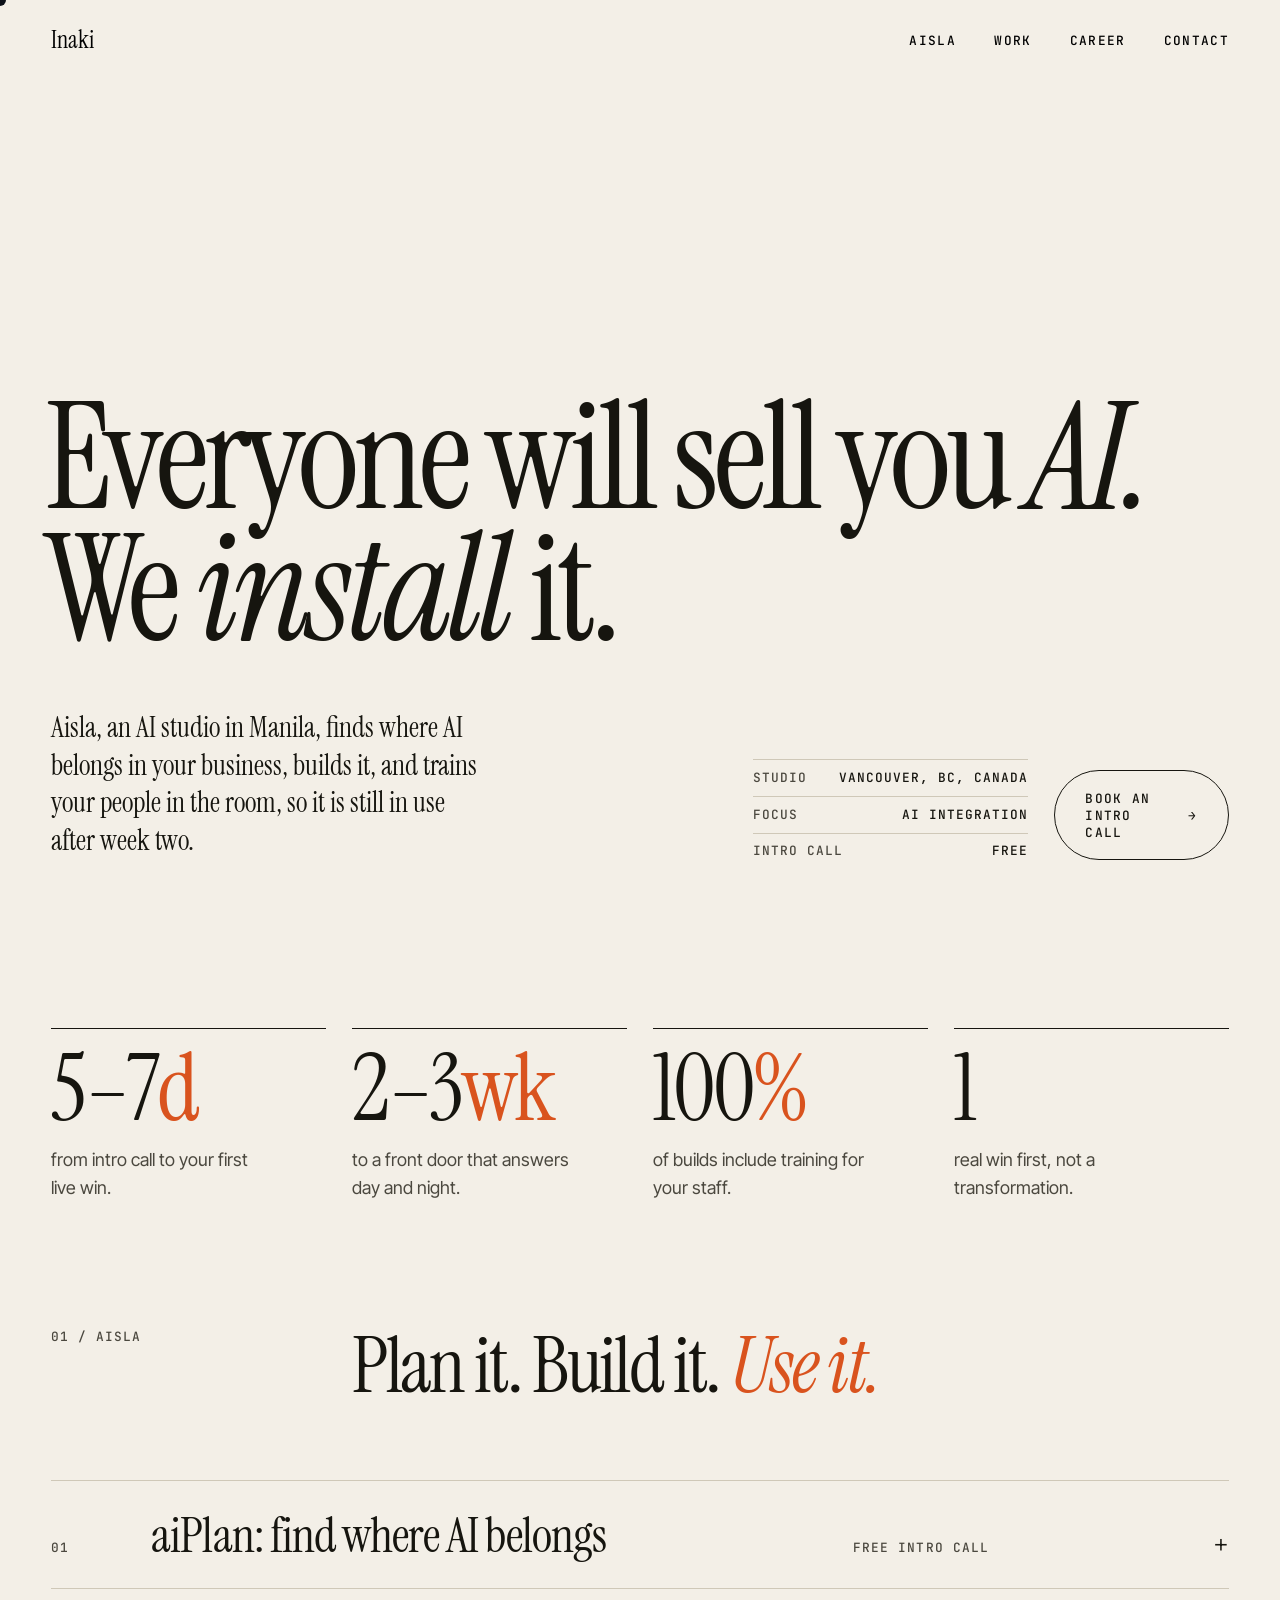
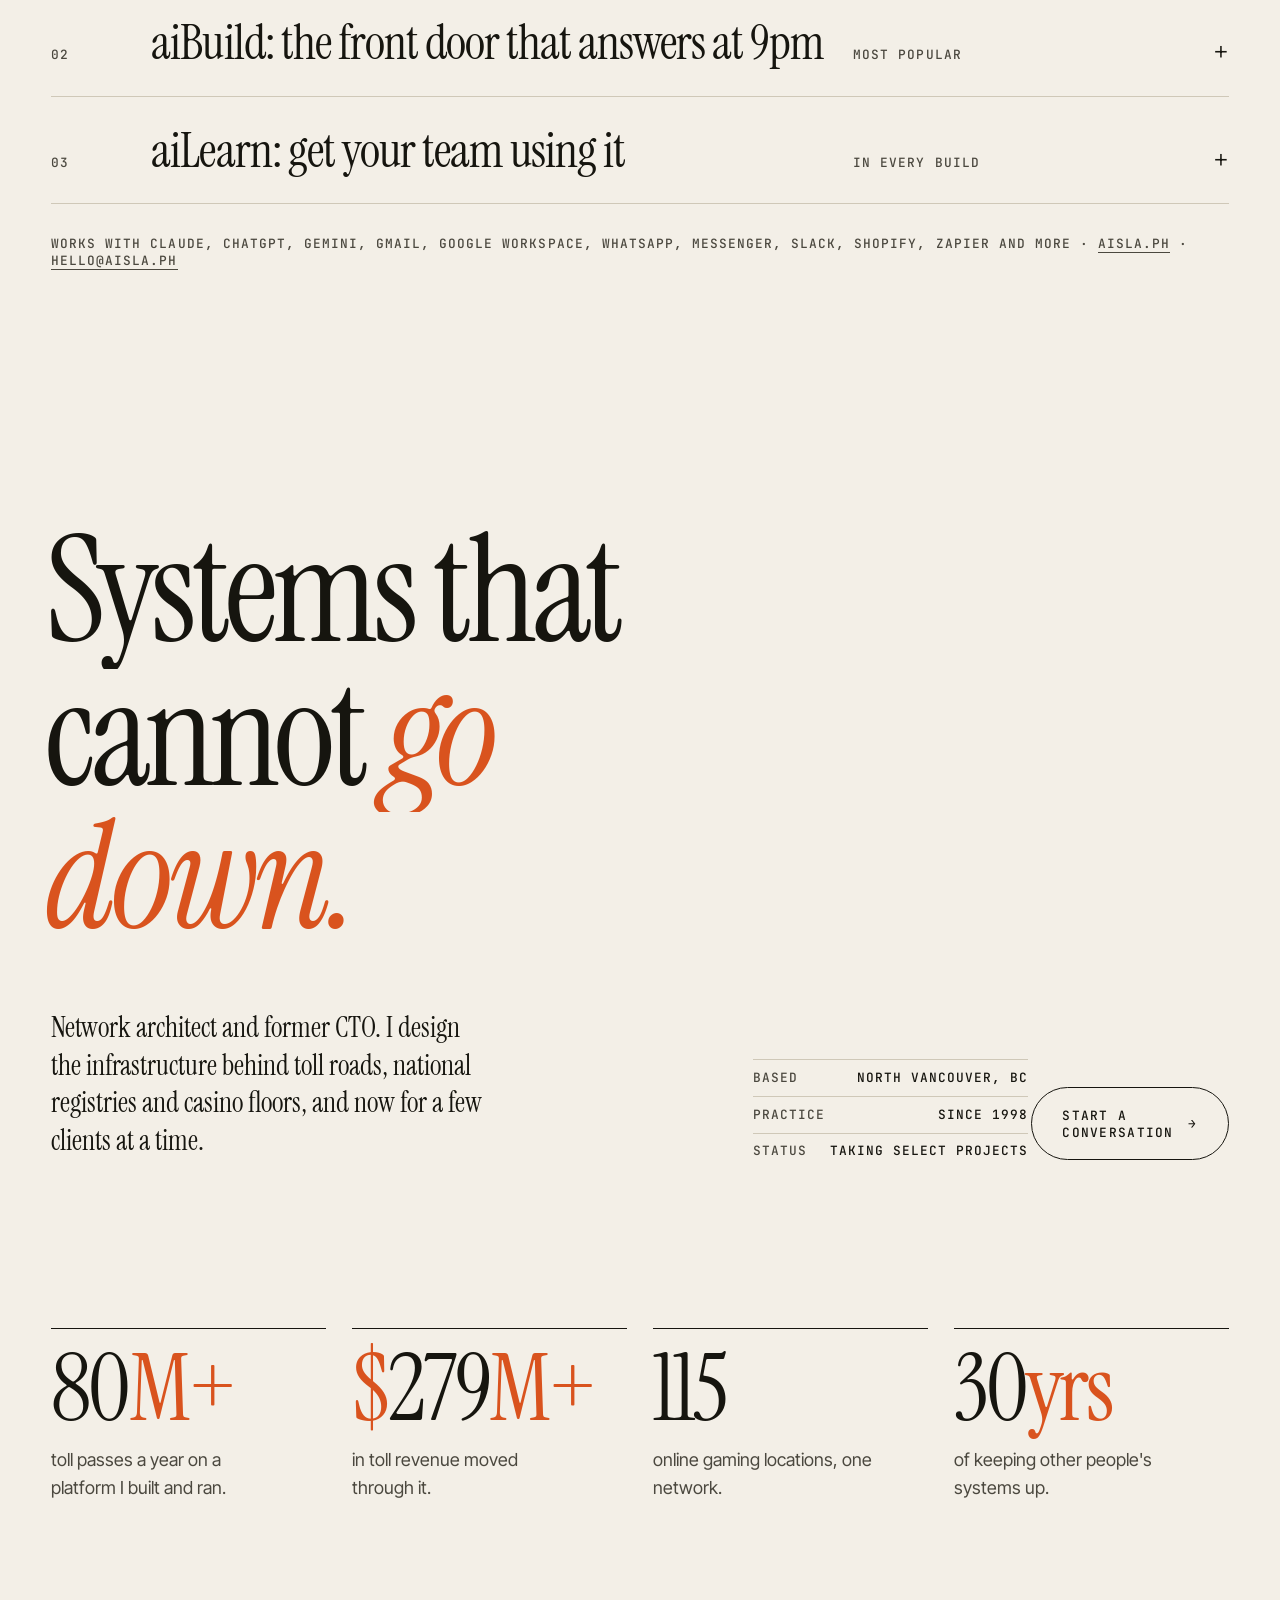
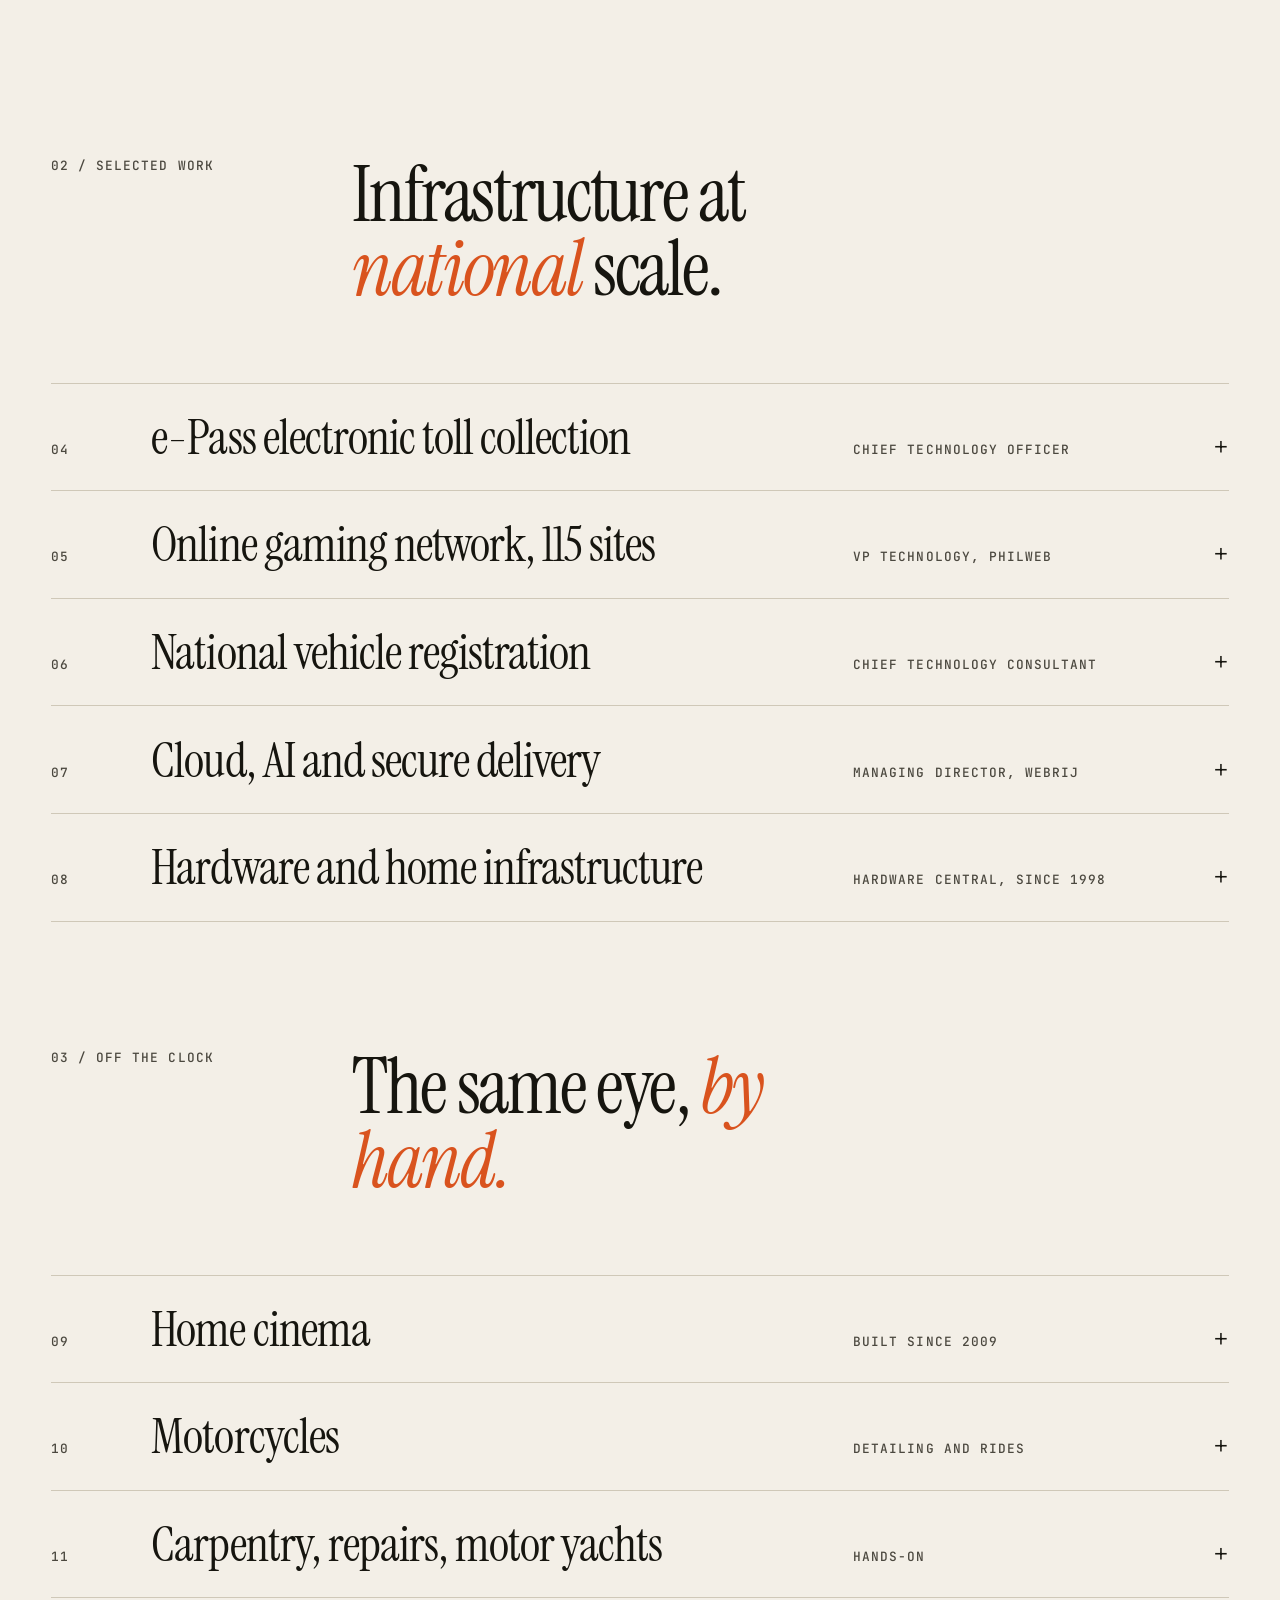
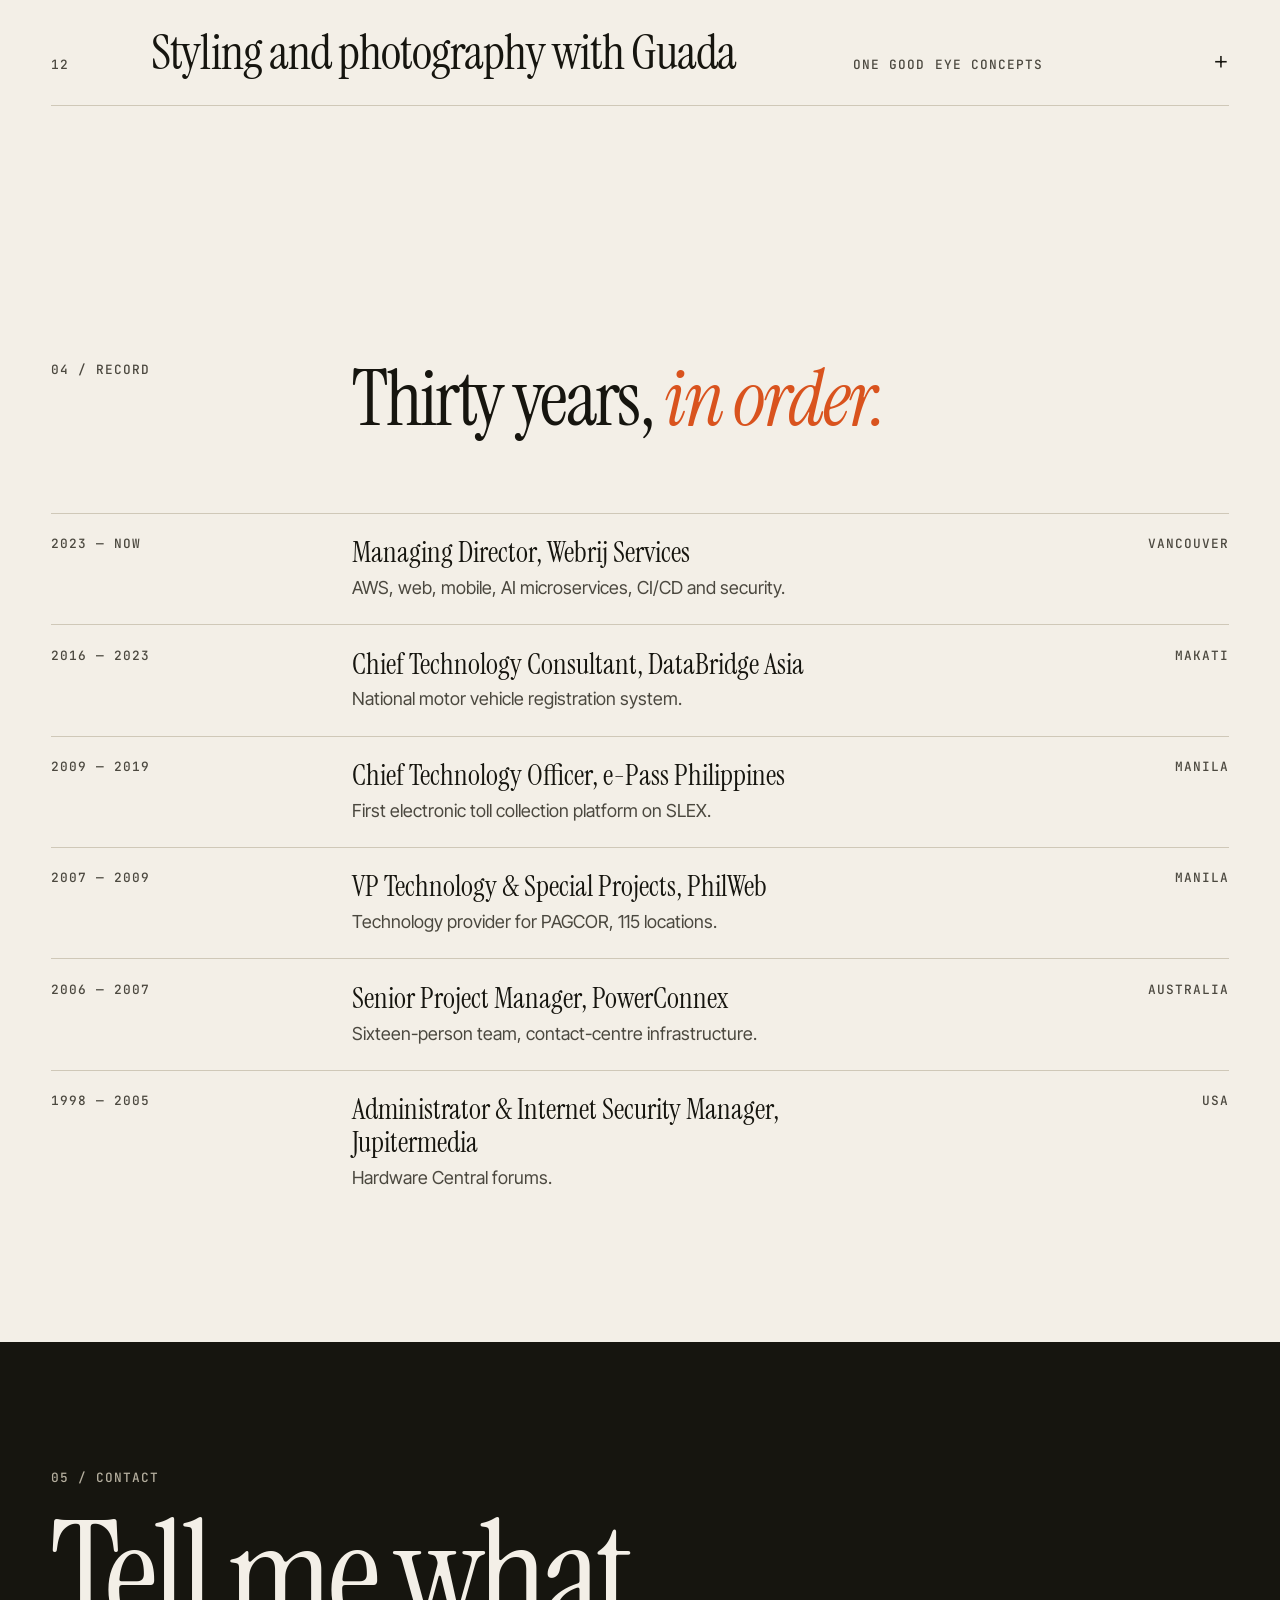
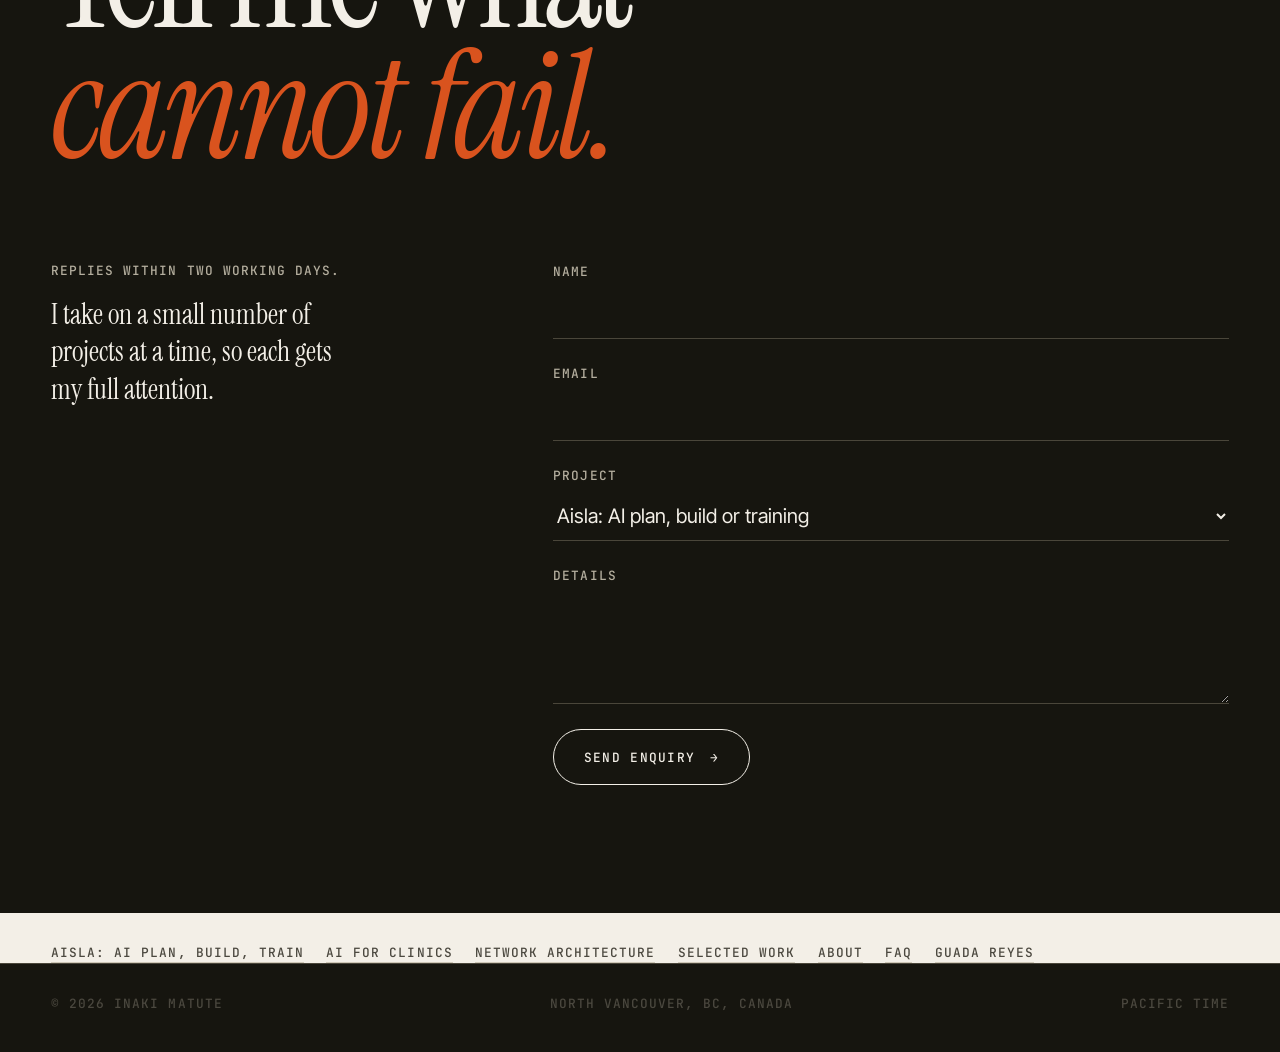
<file: index.html>
<!doctype html>
<html lang="en"><head>
<meta charset="utf-8">
<meta name="viewport" content="width=device-width, initial-scale=1">
<title>Aisla AI for Clinics &amp; Small Business | Inaki Matute, Network Architect</title>
<meta name="description" content="Aisla helps clinics and growing businesses plan, build and actually use AI. Inaki Matute is a network architect and former CTO, thirty years keeping toll roads, registries and casino floors online.">
<meta name="theme-color" content="#f3efe7" media="(prefers-color-scheme: light)">
<meta name="theme-color" content="#12110d" media="(prefers-color-scheme: dark)">
<meta name="color-scheme" content="light dark">
<link rel="canonical" href="https://mano.com.ph/">
<script>document.documentElement.className='js'</script>
<meta property="og:title" content="Aisla AI for Clinics &amp; Small Business | Inaki Matute, Network Architect">
<meta property="og:description" content="Aisla plans, builds and trains teams to use AI. Thirty years keeping national systems online.">
<meta property="og:url" content="https://mano.com.ph/">
<meta property="og:image" content="https://mano.com.ph/images/og.jpg">
<meta property="og:image:width" content="1200">
<meta property="og:image:height" content="630">
<meta name="twitter:card" content="summary_large_image">
<meta name="twitter:image" content="https://mano.com.ph/images/og.jpg">
<meta property="og:type" content="website">
<meta property="og:site_name" content="Inaki Matute">
<meta property="og:locale" content="en_CA">
<link rel="icon" href="assets/favicon.svg" type="image/svg+xml">
<link rel="preconnect" href="https://fonts.googleapis.com">
<link rel="preconnect" href="https://fonts.gstatic.com" crossorigin="">
<link rel="stylesheet" href="https://fonts.googleapis.com/css2?family=Inter+Tight:wght@300;400;500&amp;family=Instrument+Serif:ital@0;1&amp;family=JetBrains+Mono:wght@500&amp;display=swap">
<link rel="stylesheet" href="assets/site.css">
<link rel="stylesheet" href="assets/pages.css">
<script type="application/ld+json">{"@context":"https://schema.org","@graph":[{"@type":"Person","@id":"https://mano.com.ph/#inaki","name":"Inaki Matute","alternateName":"Ignacio Matute","url":"https://mano.com.ph/","image":"https://mano.com.ph/images/og.jpg","jobTitle":"Network Architect and Founder of Aisla","knowsAbout":["Network architecture","Systems integration","AWS cloud","AI for clinics and small business","High availability"],"worksFor":{"@id":"https://mano.com.ph/#aisla"},"address":{"@type":"PostalAddress","addressLocality":"North Vancouver","addressRegion":"BC","addressCountry":"CA"},"sameAs":["https://aisla.ph","https://guadareyes.com"]},{"@type":"Organization","@id":"https://mano.com.ph/#aisla","name":"Aisla","url":"https://aisla.ph","email":"hello@aisla.ph","founder":{"@id":"https://mano.com.ph/#inaki"},"description":"AI studio in Manila that plans, builds and trains teams to use AI, clinics first.","areaServed":["Canada","Philippines"]},{"@type":"WebSite","@id":"https://mano.com.ph/#website","url":"https://mano.com.ph/","name":"Inaki Matute","publisher":{"@id":"https://mano.com.ph/#inaki"},"inLanguage":"en"}]}</script>
</head>
<body>
<a class="skip" href="#aisla">Skip to Aisla</a>
<div class="cur" aria-hidden="true"></div>

<header class="bar">
  <a class="mark" href="#top" aria-label="Inaki Matute, top">Inaki</a>
  <nav aria-label="Primary"><a href="#aisla">Aisla</a><a href="#work">Work</a><a href="#career">Career</a><a href="#contact">Contact</a></nav>
</header>

<main id="top">
  <section class="hero wrap" id="aisla">
    <h1 aria-label="Everyone will sell you AI. We install it.">
      <span class="l" aria-hidden="true"><span>Everyone will</span></span>
      <span class="l" aria-hidden="true"><span>sell you <em>AI.</em></span></span>
      <span class="l" aria-hidden="true"><span>We <em>install</em> it.</span></span>
    </h1>
    <div class="hero-foot grid12">
      <p class="lead rv">Aisla, an AI studio in Manila, finds where AI belongs in your business, builds it, and trains your people in the room, so it is still in use after week two.</p>
      <div class="facts meta rv" style="--d:.1s">
        <div><span>Studio</span><b>Vancouver, BC, Canada</b></div>
        <div><span>Focus</span><b>AI Integration</b></div>
        <div><span>Intro call</span><b>Free</b></div>
      </div>
      <a class="btn go rv" style="--d:.2s" href="https://cal.com/manolo.matute/intro-call" target="_blank" rel="noopener" data-mag="">Book an intro call <span aria-hidden="true">→</span></a>
    </div>
  </section>

  <section class="proof wrap" aria-label="Aisla at a glance">
    <ul>
      <li class="rv"><div class="n">5–7<i>d</i></div><p>from intro call to your first live win.</p></li>
      <li class="rv" style="--d:.08s"><div class="n">2–3<i>wk</i></div><p>to a front door that answers day and night.</p></li>
      <li class="rv" style="--d:.16s"><div class="n"><span data-count="100">100</span><i>%</i></div><p>of builds include training for your staff.</p></li>
      <li class="rv" style="--d:.24s"><div class="n"><span data-count="1">1</span></div><p>real win first, not a transformation.</p></li>
    </ul>
  </section>

  <section class="sec wrap" id="aisla-plans" style="padding-top:0">
    <div class="sec-head grid12">
      <p class="meta rv">01 / Aisla</p>
      <h2 class="rv">Plan it. Build it. <em>Use it.</em></h2>
    </div>
    <ul class="index" data-index="">
      <li class="row"><button aria-expanded="false" aria-controls="more-1"><span class="no meta">01</span><span class="ti">aiPlan: find where AI belongs</span><span class="di meta">Free intro call</span><span class="pl" aria-hidden="true">+</span></button>
        <div class="more" id="more-1"><div><div class="inner"><p>A call and a plan: where AI fits your business, where the daily leak is, one small first win, and what comes next. Advice that leads straight into the build.</p><a class="btn ask" href="https://cal.com/manolo.matute/intro-call" target="_blank" rel="noopener" data-service="Aisla: AI plan, build or training">Book an intro call</a></div></div></div></li>
      <li class="row"><button aria-expanded="false" aria-controls="more-2"><span class="no meta">02</span><span class="ti">aiBuild: the front door that answers at 9pm</span><span class="di meta">Most popular</span><span class="pl" aria-hidden="true">+</span></button>
        <div class="more" id="more-2"><div><div class="inner"><p>An AI front desk for inquiries, booking and reminders, and automatic follow-up, wired into the tools you already use and managed for you. Custom builds and an ongoing operations partnership are available too.</p><a class="btn ask" href="#contact" data-service="Aisla: AI plan, build or training">Ask about aiBuild</a></div></div></div></li>
      <li class="row"><button aria-expanded="false" aria-controls="more-3"><span class="no meta">03</span><span class="ti">aiLearn: get your team using it</span><span class="di meta">In every build</span><span class="pl" aria-hidden="true">+</span></button>
        <div class="more" id="more-3"><div><div class="inner"><p>Hands-on training on your real system, an owner walkthrough, a written playbook and a check-in at week two. You keep your data, accounts and domain, and clinical data is never stored or processed.</p><a class="btn ask" href="#contact" data-service="Aisla: AI plan, build or training">Ask about aiLearn</a></div></div></div></li>
    </ul>
    <p class="meta rv" style="margin-top:2rem">Works with Claude, ChatGPT, Gemini, Gmail, Google Workspace, WhatsApp, Messenger, Slack, Shopify, Zapier and more · <a href="https://aisla.ph" target="_blank" rel="noopener" style="border-bottom:1px solid currentColor">aisla.ph</a> · <a href="mailto:hello@aisla.ph" style="border-bottom:1px solid currentColor">hello@aisla.ph</a></p>
  </section>

  <section class="hero wrap hero-sub">
    <h2 class="h1like" aria-label="Systems that cannot go down.">
      <span class="l" aria-hidden="true"><span>Systems that</span></span>
      <span class="l" aria-hidden="true"><span>cannot <em>go</em></span></span>
      <span class="l" aria-hidden="true"><span><em>down.</em></span></span>
    </h2>
    <div class="hero-foot grid12">
      <p class="lead rv">Network architect and former CTO. I design the infrastructure behind toll roads, national registries and casino floors, and now for a few clients at a time.</p>
      <div class="facts meta rv" style="--d:.1s">
        <div><span>Based</span><b>North Vancouver, BC</b></div>
        <div><span>Practice</span><b>Since 1998</b></div>
        <div><span>Status</span><b>Taking select projects</b></div>
      </div>
      <a class="btn go rv" style="--d:.2s" href="#contact" data-mag="">Start a conversation <span aria-hidden="true">→</span></a>
    </div>
  </section>

  <section class="proof wrap" aria-label="Track record">
    <ul>
      <li class="rv"><div class="n"><span data-count="80">80</span><i>M+</i></div><p>toll passes a year on a platform I built and ran.</p></li>
      <li class="rv" style="--d:.08s"><div class="n"><i>$</i><span data-count="280">280</span><i>M+</i></div><p>in toll revenue moved through it.</p></li>
      <li class="rv" style="--d:.16s"><div class="n"><span data-count="115">115</span></div><p>online gaming locations, one network.</p></li>
      <li class="rv" style="--d:.24s"><div class="n"><span data-count="30">30</span><i>yrs</i></div><p>of keeping other people's systems up.</p></li>
    </ul>
  </section>

  <section class="sec wrap" id="work">
    <div class="sec-head grid12">
      <p class="meta rv">02 / Selected work</p>
      <h2 class="rv">Infrastructure at <em>national</em> scale.</h2>
    </div>
    <ul class="index" data-index="">
      <li class="row"><button aria-expanded="false" aria-controls="more-4"><span class="no meta">04</span><span class="ti">e-Pass electronic toll collection</span><span class="di meta">Chief Technology Officer</span><span class="pl" aria-hidden="true">+</span></button>
        <div class="more" id="more-4"><div><div class="inner"><p>The first electronic toll platform on SLEX, built with Kapsch and Hopetech. Eighty million passes a year, running around the clock.</p><figure data-img="toll-gantry"></figure><a class="btn ask" href="#contact" data-service="Network architecture">Discuss a similar project</a></div></div></div></li>
      <li class="row"><button aria-expanded="false" aria-controls="more-5"><span class="no meta">05</span><span class="ti">Online gaming network, 115 sites</span><span class="di meta">VP Technology, PhilWeb</span><span class="pl" aria-hidden="true">+</span></button>
        <div class="more" id="more-5"><div><div class="inner"><p>Technology provider to PAGCOR across 115 online casino locations, handling more than two billion dollars in annual wagers.</p><figure data-img="online-gaming-network"></figure><a class="btn ask" href="#contact" data-service="Network architecture">Discuss a similar project</a></div></div></div></li>
      <li class="row"><button aria-expanded="false" aria-controls="more-6"><span class="no meta">06</span><span class="ti">National vehicle registration</span><span class="di meta">Chief Technology Consultant</span><span class="pl" aria-hidden="true">+</span></button>
        <div class="more" id="more-6"><div><div class="inner"><p>Architecture and systems integration for the Philippines' national motor vehicle registration system, with DataBridge Asia.</p><figure data-img="national-registry"></figure><a class="btn ask" href="#contact" data-service="Systems integration">Discuss a similar project</a></div></div></div></li>
      <li class="row"><button aria-expanded="false" aria-controls="more-7"><span class="no meta">07</span><span class="ti">Cloud, AI and secure delivery</span><span class="di meta">Managing Director, Webrij</span><span class="pl" aria-hidden="true">+</span></button>
        <div class="more" id="more-7"><div><div class="inner"><p>AWS, microservices, CI/CD and security for a Vancouver healthcare talent network, and AI put to practical work in small businesses.</p><figure data-img="cloud-aws"></figure><a class="btn ask" href="#contact" data-service="Cloud, AI and web">Discuss a similar project</a></div></div></div></li>
      <li class="row"><button aria-expanded="false" aria-controls="more-8"><span class="no meta">08</span><span class="ti">Hardware and home infrastructure</span><span class="di meta">Hardware Central, since 1998</span><span class="pl" aria-hidden="true">+</span></button>
        <div class="more" id="more-8"><div><div class="inner"><p>Servers, storage and networks for homes and small offices that simply work. I ran the Hardware Central forums for seven years.</p><figure data-img="server-rack"></figure><a class="btn ask" href="#contact" data-service="Hardware and infrastructure">Discuss a similar project</a></div></div></div></li>
    </ul>
  </section>

  <section class="sec wrap" style="padding-top:0">
    <div class="sec-head grid12">
      <p class="meta rv">03 / Off the clock</p>
      <h2 class="rv">The same eye, <em>by hand.</em></h2>
    </div>
    <ul class="index" data-index="">
      <li class="row"><button aria-expanded="false" aria-controls="more-9"><span class="no meta">09</span><span class="ti">Home cinema</span><span class="di meta">Built since 2009</span><span class="pl" aria-hidden="true">+</span></button>
        <div class="more" id="more-9"><div><div class="inner"><p>Rooms designed to look and sound like a real cinema, with Arendal Sound and Definitive Technology speakers tuned to the space.</p><figure data-img="home-cinema"></figure><a class="btn ask" href="#contact" data-service="Home cinema">Plan a room</a></div></div></div></li>
      <li class="row"><button aria-expanded="false" aria-controls="more-10"><span class="no meta">10</span><span class="ti">Motorcycles</span><span class="di meta">Detailing and rides</span><span class="pl" aria-hidden="true">+</span></button>
        <div class="more" id="more-10"><div><div class="inner"><p>Careful detailing, and routes worth riding, from North Vancouver to Edinburgh.</p><figure data-img="motorcycle-detailing"></figure><a class="btn ask" href="#contact" data-service="Motorcycles">Ask about it</a></div></div></div></li>
      <li class="row"><button aria-expanded="false" aria-controls="more-11"><span class="no meta">11</span><span class="ti">Carpentry, repairs, motor yachts</span><span class="di meta">Hands-on</span><span class="pl" aria-hidden="true">+</span></button>
        <div class="more" id="more-11"><div><div class="inner"><p>Small renovations and repairs done properly, and practical help running and looking after a motor yacht.</p><figure data-img="handyman"></figure><a class="btn ask" href="#contact" data-service="Hands-on work">Ask about it</a></div></div></div></li>
      <li class="row"><button aria-expanded="false" aria-controls="more-12"><span class="no meta">12</span><span class="ti">Styling and photography with Guada</span><span class="di meta">One Good Eye Concepts</span><span class="pl" aria-hidden="true">+</span></button>
        <div class="more" id="more-12"><div><div class="inner"><p>Guada Reyes leads fashion, interior and costume design, styling and professional photography. Her portfolio lives at guadareyes.com.</p><figure data-img="guada-styling"></figure><a class="btn ask" href="https://guadareyes.com" target="_blank" rel="noopener">Visit guadareyes.com</a></div></div></div></li>
    </ul>
  </section>

  <section class="sec wrap" id="career">
    <div class="sec-head grid12">
      <p class="meta rv">04 / Record</p>
      <h2 class="rv">Thirty years, <em>in order.</em></h2>
    </div>
    <ol class="ledger" reversed="" style="list-style:none;padding:0">
      <li class="rv"><span class="when meta">2023 — Now</span><span class="what">Managing Director, Webrij Services<small>AWS, web, mobile, AI microservices, CI/CD and security.</small></span><span class="where meta">Vancouver</span></li>
      <li class="rv"><span class="when meta">2016 — 2023</span><span class="what">Chief Technology Consultant, DataBridge Asia<small>National motor vehicle registration system.</small></span><span class="where meta">Makati</span></li>
      <li class="rv"><span class="when meta">2009 — 2019</span><span class="what">Chief Technology Officer, e-Pass Philippines<small>First electronic toll collection platform on SLEX.</small></span><span class="where meta">Manila</span></li>
      <li class="rv"><span class="when meta">2007 — 2009</span><span class="what">VP Technology &amp; Special Projects, PhilWeb<small>Technology provider for PAGCOR, 115 locations.</small></span><span class="where meta">Manila</span></li>
      <li class="rv"><span class="when meta">2006 — 2007</span><span class="what">Senior Project Manager, PowerConnex<small>Sixteen-person team, contact-centre infrastructure.</small></span><span class="where meta">Australia</span></li>
      <li class="rv"><span class="when meta">1998 — 2005</span><span class="what">Administrator &amp; Internet Security Manager, Jupitermedia<small>Hardware Central forums.</small></span><span class="where meta">USA</span></li>
    </ol>
  </section>

  <section class="sec contact" id="contact">
    <div class="wrap">
      <p class="meta rv">05 / Contact</p>
      <h2 class="rv" style="margin-top:1.5rem">Tell me what <em>cannot fail.</em></h2>
      <div class="cols grid12">
        <div class="side rv">
          <p class="meta">Replies within two working days.</p>
          <p style="font:400 var(--fs-lead)/1.35 var(--serif);max-width:24ch">I take on a small number of projects at a time, so each gets my full attention.</p>
        </div>
        <form class="rv" name="hire" method="POST" action="/thanks.html" data-netlify="true" netlify-honeypot="bot-field">
          <input type="hidden" name="form-name" value="hire">
          <input type="hidden" name="subject" value="Website Query - Inaki">
          <p hidden=""><label>Leave empty <input name="bot-field"></label></p>
          <div class="f"><label for="n">Name</label><input id="n" name="name" required="" autocomplete="name"></div>
          <div class="f"><label for="e">Email</label><input id="e" type="email" name="email" required="" autocomplete="email"></div>
          <div class="f"><label for="service">Project</label><select id="service" name="service">
            <option>Aisla: AI plan, build or training</option><option>Network architecture</option><option>Systems integration</option><option>Cloud, AI and web</option><option>Hardware and infrastructure</option><option>Home cinema</option><option>Motorcycles</option><option>Hands-on work</option><option>Something else</option></select></div>
          <div class="f"><label for="m">Details</label><textarea id="m" name="message"></textarea></div>
          <button class="btn" type="submit" data-mag="">Send enquiry <span aria-hidden="true">→</span></button>
        </form>
      </div>
    </div>
  </section>
</main>

<nav class="home-links meta" aria-label="More pages"><a href="/aisla/">Aisla: AI plan, build, train</a><a href="/aisla/ai-for-clinics/">AI for clinics</a><a href="/network-architecture/">Network architecture</a><a href="/work/">Selected work</a><a href="/about/">About</a><a href="/faq/">FAQ</a><a href="/guada/">Guada Reyes</a></nav>
<footer class="meta"><span>© 2026 Inaki Matute</span><span>North Vancouver, BC, Canada</span><span>Pacific Time</span></footer>
<script src="assets/site.js" defer=""></script>





</body></html>
</file>
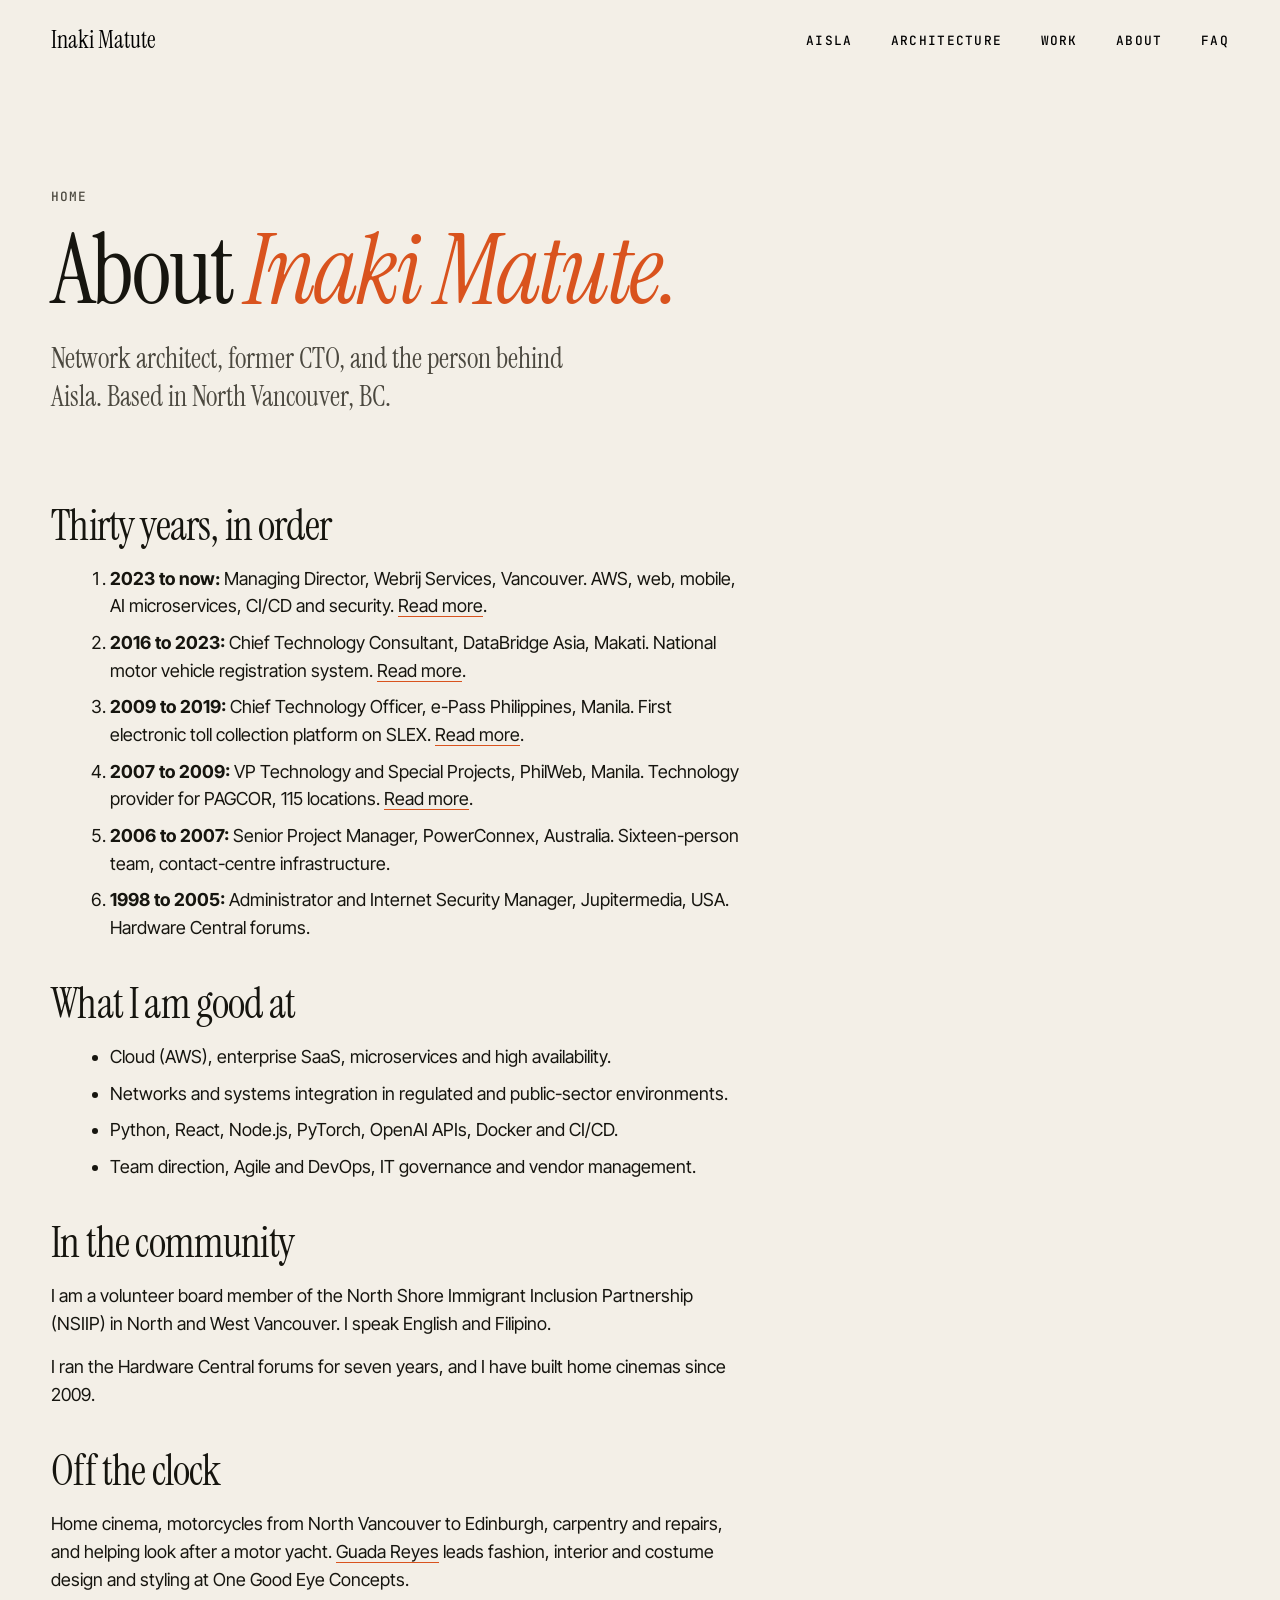
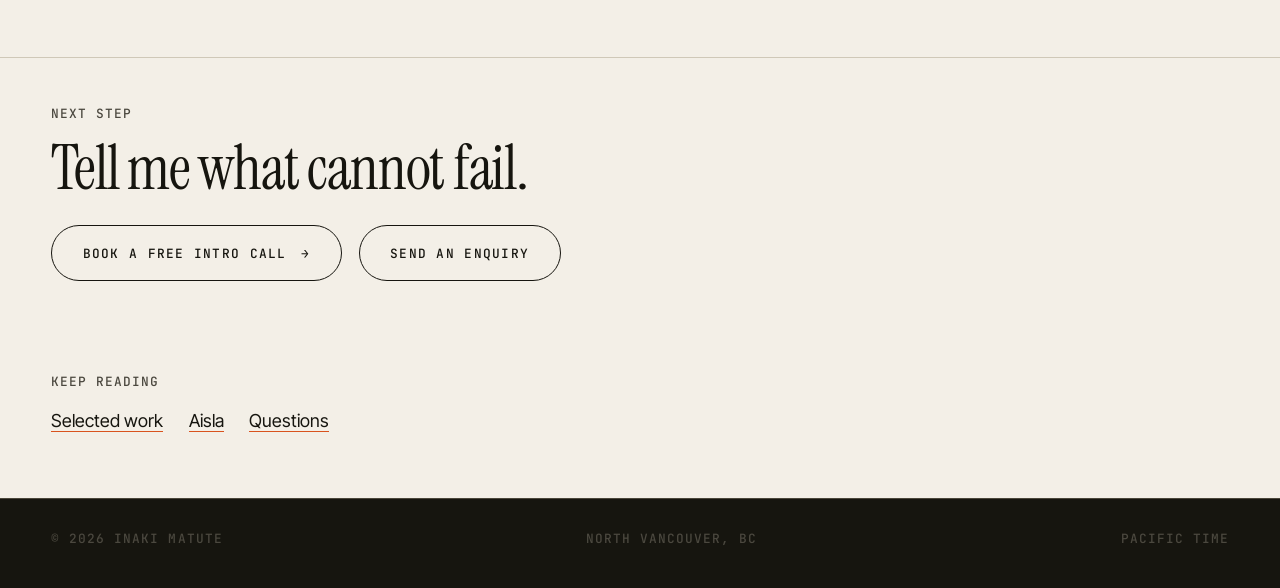
<file: about/index.html>
<!doctype html>
<html lang="en">
<head>
<meta charset="utf-8">
<meta name="viewport" content="width=device-width, initial-scale=1">
<title>About Inaki Matute | Network Architect, Former CTO and Aisla Founder</title>
<meta name="description" content="Inaki Matute: network architect, former CTO of e-Pass Philippines, founder of Aisla, based in North Vancouver, BC. Thirty years in systems that cannot go down.">
<meta name="theme-color" content="#f3efe7" media="(prefers-color-scheme: light)">
<meta name="theme-color" content="#12110d" media="(prefers-color-scheme: dark)">
<meta name="color-scheme" content="light dark">
<link rel="canonical" href="https://mano.com.ph/about/">
<meta property="og:site_name" content="Inaki Matute">
<meta property="og:locale" content="en_CA">
<meta property="og:type" content="website">
<meta property="og:title" content="About Inaki Matute | Network Architect, Former CTO and Aisla Founder">
<meta property="og:description" content="Inaki Matute: network architect, former CTO of e-Pass Philippines, founder of Aisla, based in North Vancouver, BC. Thirty years in systems that cannot go down.">
<meta property="og:url" content="https://mano.com.ph/about/">
<meta property="og:image" content="https://mano.com.ph/images/og.jpg">
<meta name="twitter:card" content="summary_large_image">
<meta name="twitter:image" content="https://mano.com.ph/images/og.jpg">
<link rel="icon" href="/assets/favicon.svg" type="image/svg+xml">
<link rel="preconnect" href="https://fonts.googleapis.com">
<link rel="preconnect" href="https://fonts.gstatic.com" crossorigin>
<link rel="stylesheet" href="https://fonts.googleapis.com/css2?family=Inter+Tight:wght@300;400;500&family=Instrument+Serif:ital@0;1&family=JetBrains+Mono:wght@500&display=swap">
<link rel="stylesheet" href="/assets/site.css">
<link rel="stylesheet" href="/assets/pages.css">
<script type="application/ld+json">{"@context":"https://schema.org","@graph":[{"@type":"BreadcrumbList","itemListElement":[{"@type":"ListItem","position":1,"name":"Home","item":"https://mano.com.ph/"},{"@type":"ListItem","position":2,"name":"About","item":"https://mano.com.ph/about/"}]},{"@type":"ProfilePage","mainEntity":{"@id":"https://mano.com.ph/#inaki"}}]}</script>
</head>
<body>
<a class="skip" href="#top">Skip to content</a>
<header class="bar"><a class="mark" href="/" aria-label="Inaki Matute, home">Inaki Matute</a><nav aria-label="Primary"><a href="/aisla/">Aisla</a><a href="/network-architecture/">Architecture</a><a href="/work/">Work</a><a href="/about/">About</a><a href="/faq/">FAQ</a></nav></header>
<main id="top" class="page">
<section class="wrap pg-head"><p class="meta crumbs"><a href="/">Home</a></p><h1>About <em>Inaki Matute.</em></h1><p class="lead">Network architect, former CTO, and the person behind Aisla. Based in North Vancouver, BC.</p></section>
<section class="wrap prose">
<h2>Thirty years, in order</h2>
<ol class="ledger-list">
<li><strong>2023 to now:</strong> Managing Director, Webrij Services, Vancouver. AWS, web, mobile, AI microservices, CI/CD and security. <a href="/work/cloud-ai-healthcare-talent-network/">Read more</a>.</li>
<li><strong>2016 to 2023:</strong> Chief Technology Consultant, DataBridge Asia, Makati. National motor vehicle registration system. <a href="/work/national-vehicle-registration-system/">Read more</a>.</li>
<li><strong>2009 to 2019:</strong> Chief Technology Officer, e-Pass Philippines, Manila. First electronic toll collection platform on SLEX. <a href="/work/e-pass-electronic-toll-collection/">Read more</a>.</li>
<li><strong>2007 to 2009:</strong> VP Technology and Special Projects, PhilWeb, Manila. Technology provider for PAGCOR, 115 locations. <a href="/work/online-gaming-network-115-sites/">Read more</a>.</li>
<li><strong>2006 to 2007:</strong> Senior Project Manager, PowerConnex, Australia. Sixteen-person team, contact-centre infrastructure.</li>
<li><strong>1998 to 2005:</strong> Administrator and Internet Security Manager, Jupitermedia, USA. Hardware Central forums.</li>
</ol>
<h2>What I am good at</h2>
<ul><li>Cloud (AWS), enterprise SaaS, microservices and high availability.</li><li>Networks and systems integration in regulated and public-sector environments.</li><li>Python, React, Node.js, PyTorch, OpenAI APIs, Docker and CI/CD.</li><li>Team direction, Agile and DevOps, IT governance and vendor management.</li></ul>
<h2>In the community</h2>
<p>I am a volunteer board member of the North Shore Immigrant Inclusion Partnership (NSIIP) in North and West Vancouver. I speak English and Filipino.</p>
<p>I ran the Hardware Central forums for seven years, and I have built home cinemas since 2009.</p>
<h2>Off the clock</h2>
<p>Home cinema, motorcycles from North Vancouver to Edinburgh, carpentry and repairs, and helping look after a motor yacht. <a href="/guada/">Guada Reyes</a> leads fashion, interior and costume design and styling at One Good Eye Concepts.</p>
</section>
<section class="wrap pg-cta"><p class="meta">Next step</p><p class="big">Tell me what cannot fail.</p><p><a class="btn" href="https://cal.com/manolo.matute/intro-call" target="_blank" rel="noopener">Book a free intro call <span aria-hidden="true">→</span></a> <a class="btn alt" href="/#contact">Send an enquiry</a></p></section>
<section class="wrap pg-rel"><p class="meta">Keep reading</p><ul><li><a href="/work/">Selected work</a></li><li><a href="/aisla/">Aisla</a></li><li><a href="/faq/">Questions</a></li></ul></section>
</main>
<footer class="meta"><span>© 2026 Inaki Matute</span><span>North Vancouver, BC</span><span>Pacific Time</span></footer>
</body>
</html>
</file>
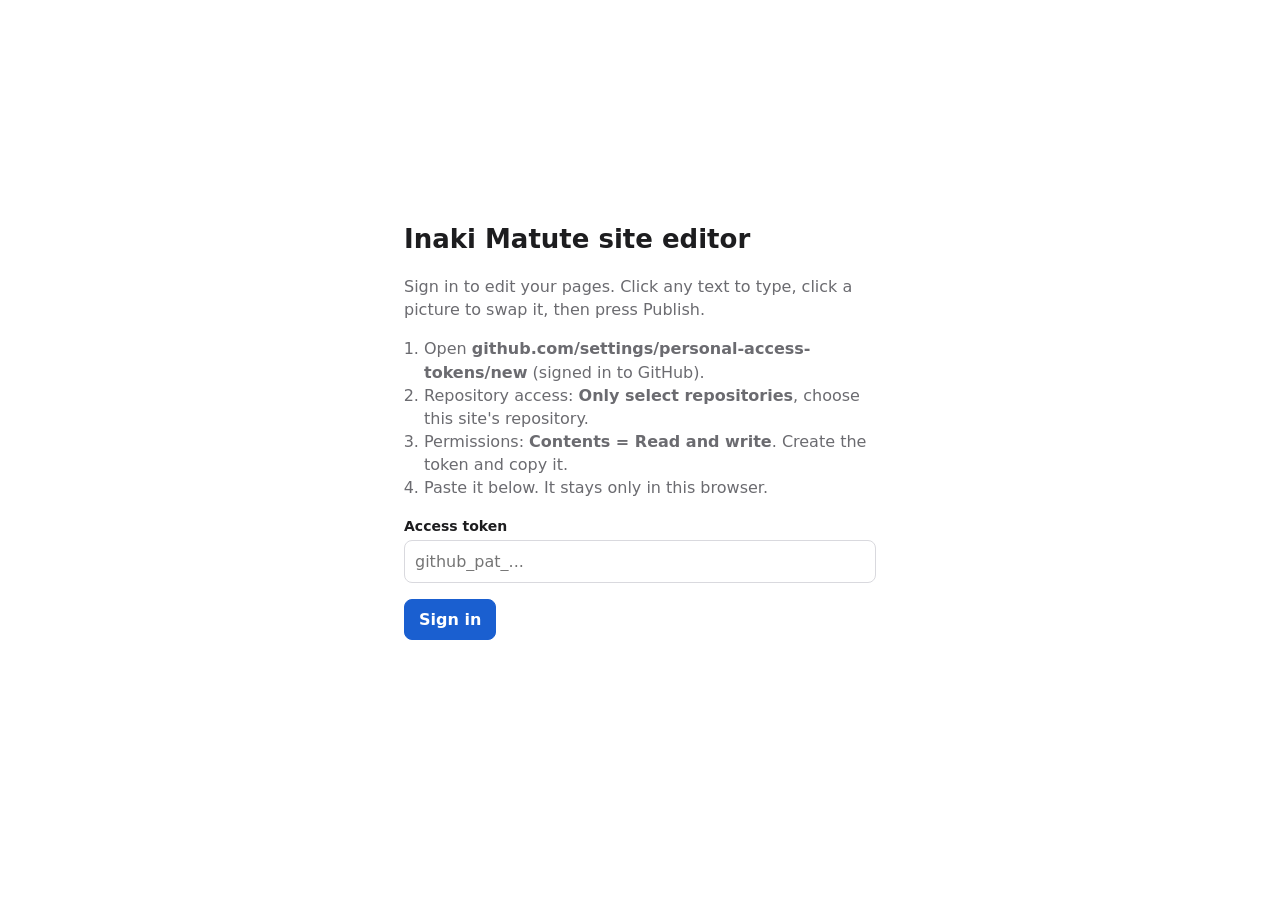
<file: admin/index.html>
<!doctype html>
<html lang="en">
<head>
<meta charset="utf-8">
<meta name="viewport" content="width=device-width, initial-scale=1">
<meta name="robots" content="noindex, nofollow">
<title>Site editor</title>
<style>
:root{--bg:#fff;--ink:#1d1d1f;--mute:#6b6b70;--line:#d9d9de;--brand:#1a5fd0;--ok:#157347;--bad:#b3261e;--panel:#f5f5f7}
*{box-sizing:border-box}
html,body{height:100%;margin:0}
body{font:16px/1.45 system-ui,Segoe UI,Arial,sans-serif;color:var(--ink);background:var(--bg);display:flex;flex-direction:column}
button,input,select,textarea{font:inherit}
button{cursor:pointer;border:1px solid var(--line);background:#fff;color:var(--ink);padding:8px 14px;border-radius:8px}
button:hover{background:var(--panel)}
button.primary{background:var(--brand);border-color:var(--brand);color:#fff;font-weight:600}
button.primary:hover{filter:brightness(1.08)}
button:disabled{opacity:.45;cursor:not-allowed}
input[type=text],input[type=password],input[type=search],textarea,select{width:100%;padding:9px 10px;border:1px solid var(--line);border-radius:8px;background:#fff;color:var(--ink)}
label{display:block;font-size:14px;font-weight:600;margin:14px 0 4px}
.hide{display:none!important}
#login{margin:auto;max-width:520px;padding:24px}
#login h1{margin:0 0 6px;font-size:26px}
#login p,#login li{color:var(--mute)}
#login ol{padding-left:20px}
#loginErr{color:var(--bad);margin-top:10px;min-height:1.4em}
#app{flex:1;display:flex;flex-direction:column;min-height:0}
.top{display:flex;gap:10px;align-items:center;padding:10px 14px;border-bottom:1px solid var(--line);flex-wrap:wrap}
.top .name{font-weight:700;margin-right:auto}
.tools{display:flex;gap:8px;align-items:center;padding:8px 14px;border-bottom:1px solid var(--line);background:var(--panel);flex-wrap:wrap}
.tools button{min-width:40px;padding:6px 12px}
.tools .sep{width:1px;height:24px;background:var(--line)}
#status{margin-left:auto;font-size:14px;color:var(--mute)}
#status.ok{color:var(--ok)} #status.bad{color:var(--bad)}
.main{flex:1;display:flex;min-height:0}
#frameWrap{flex:1;min-width:0;background:#e9e9ee;position:relative}
#frame{width:100%;height:100%;border:0;background:#fff}
#empty{position:absolute;inset:0;display:flex;align-items:center;justify-content:center;color:var(--mute);padding:24px;text-align:center}
#side{width:320px;border-left:1px solid var(--line);padding:6px 16px 16px;overflow:auto;background:#fff}
#side h2{font-size:17px;margin:14px 0 4px}
#side .hint{color:var(--mute);font-size:14px;margin:4px 0}
#pages{position:fixed;inset:0;background:rgba(0,0,0,.4);display:flex;align-items:flex-start;justify-content:center;padding:6vh 16px;z-index:10}
#pages .box{background:#fff;border-radius:12px;max-width:640px;width:100%;max-height:86vh;display:flex;flex-direction:column;padding:16px}
#pageList{overflow:auto;margin-top:10px;border-top:1px solid var(--line)}
#pageList button{display:block;width:100%;text-align:left;border:0;border-bottom:1px solid var(--line);border-radius:0;padding:10px 6px}
#pageList small{color:var(--mute);display:block}
#thumb{max-width:100%;max-height:180px;display:block;margin:8px 0;border:1px solid var(--line);border-radius:6px}
@media(max-width:800px){.main{flex-direction:column}#side{width:auto;border-left:0;border-top:1px solid var(--line);max-height:38vh}}
</style>
</head>
<body>

<section id="login" class="hide">
  <h1 id="loginTitle">Site editor</h1>
  <p>Sign in to edit your pages. Click any text to type, click a picture to swap it, then press Publish.</p>
  <ol>
    <li>Open <b>github.com/settings/personal-access-tokens/new</b> (signed in to GitHub).</li>
    <li>Repository access: <b>Only select repositories</b>, choose this site's repository.</li>
    <li>Permissions: <b>Contents = Read and write</b>. Create the token and copy it.</li>
    <li>Paste it below. It stays only in this browser.</li>
  </ol>
  <label for="tok">Access token</label>
  <input id="tok" type="password" autocomplete="off" placeholder="github_pat_...">
  <p><button id="loginBtn" class="primary">Sign in</button></p>
  <div id="loginErr" role="alert"></div>
</section>

<section id="app" class="hide">
  <div class="top">
    <span class="name" id="siteName">Site editor</span>
    <button id="pagesBtn">Pages</button>
    <button id="viewBtn">View live page</button>
    <button id="discardBtn" disabled>Undo all changes</button>
    <button id="publishBtn" class="primary" disabled>Publish</button>
    <button id="logoutBtn">Sign out</button>
  </div>
  <div class="tools">
    <button id="bBtn" title="Bold (select text first)"><b>B</b></button>
    <button id="iBtn" title="Italic (select text first)"><i>I</i></button>
    <button id="lBtn" title="Make the selected text a link">Link</button>
    <button id="ulBtn" title="Remove link from selected text">Unlink</button>
    <span class="sep"></span>
    <button id="undoBtn" title="Undo typing">Undo</button>
    <button id="redoBtn" title="Redo typing">Redo</button>
    <span id="status" role="status"></span>
  </div>
  <div class="main">
    <div id="frameWrap">
      <iframe id="frame" title="Page being edited"></iframe>
      <div id="empty">Choose a page with the Pages button.</div>
    </div>
    <aside id="side">
      <div id="sidePage">
        <h2>This page</h2>
        <label for="pTitle">Page title (browser tab and Google)</label>
        <input type="text" id="pTitle">
        <label for="pDesc">Short description (Google)</label>
        <textarea id="pDesc" rows="4"></textarea>
        <p class="hint">Click any text on the page to edit it. Click a picture or a link to change it here.</p>
      </div>
      <div id="sideImg" class="hide">
        <h2>Picture</h2>
        <img id="thumb" alt="">
        <label for="iAlt">Description of the picture (for screen readers and Google)</label>
        <input type="text" id="iAlt">
        <label for="iFile">Replace with a new picture</label>
        <input type="file" id="iFile" accept="image/*">
        <p class="hint">Large photos are shrunk automatically.</p>
        <p><button id="iDone">Done</button></p>
      </div>
      <div id="sideLink" class="hide">
        <h2>Link</h2>
        <label for="aHref">Where it goes</label>
        <input type="text" id="aHref">
        <p class="hint">Examples: https://example.com, mailto:you@example.com, or /contact/</p>
        <p><button id="aDone">Done</button></p>
      </div>
    </aside>
  </div>
</section>

<div id="pages" class="hide">
  <div class="box">
    <div style="display:flex;gap:8px"><input type="search" id="pageFilter" placeholder="Search pages..."><button id="pagesClose">Close</button></div>
    <div id="pageList"></div>
  </div>
</div>

<script src="config.js"></script>
<script src="editor.js"></script>
</body>
</html>
</file>
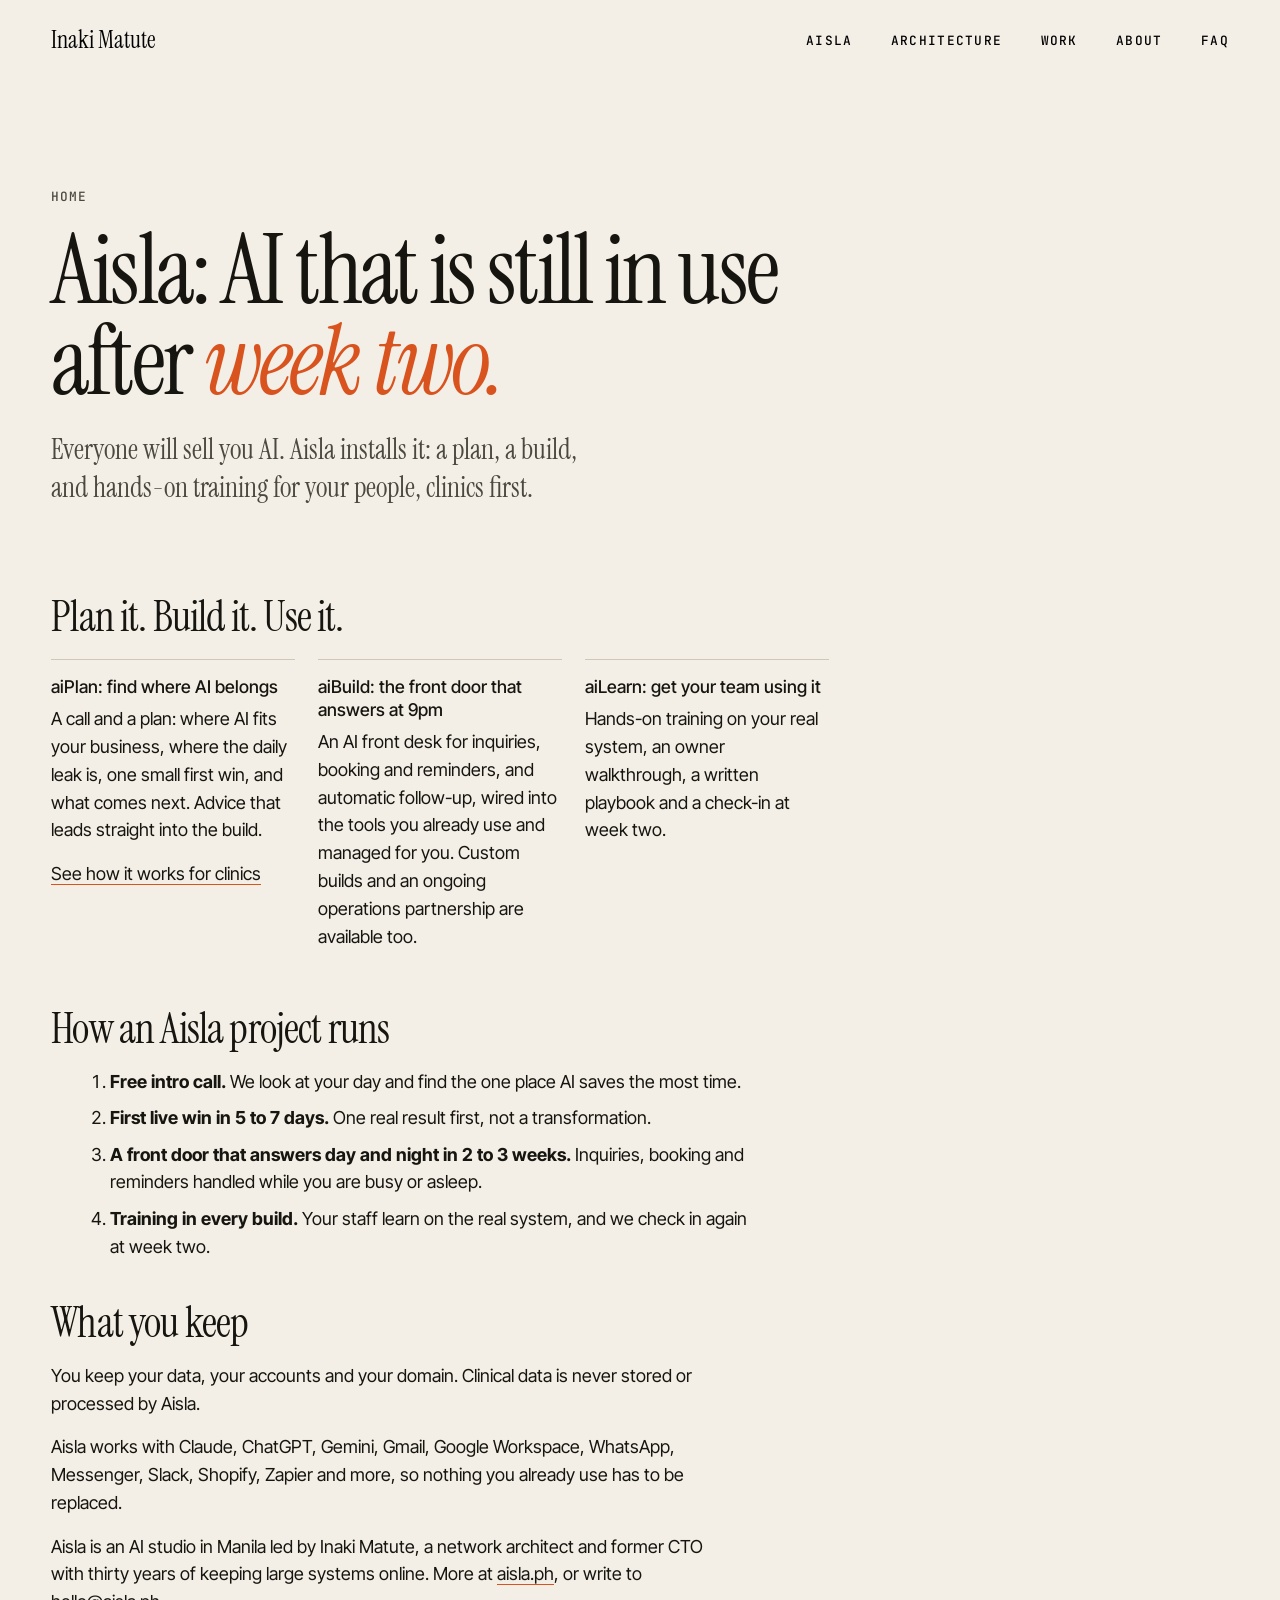
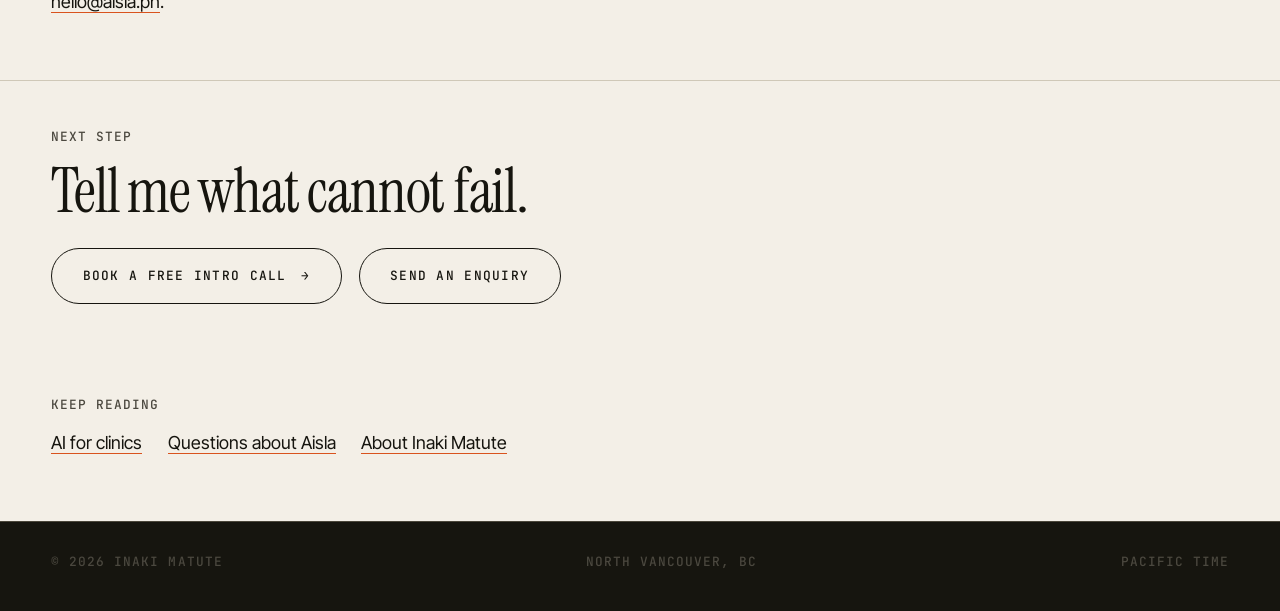
<file: aisla/index.html>
<!doctype html>
<html lang="en">
<head>
<meta charset="utf-8">
<meta name="viewport" content="width=device-width, initial-scale=1">
<title>Aisla | AI Plan, Build and Training for Clinics and Small Business</title>
<meta name="description" content="Aisla finds where AI belongs in your business, builds it, and trains your team in the room. Free intro call, first live win in 5 to 7 days.">
<meta name="theme-color" content="#f3efe7" media="(prefers-color-scheme: light)">
<meta name="theme-color" content="#12110d" media="(prefers-color-scheme: dark)">
<meta name="color-scheme" content="light dark">
<link rel="canonical" href="https://mano.com.ph/aisla/">
<meta property="og:site_name" content="Inaki Matute">
<meta property="og:locale" content="en_CA">
<meta property="og:type" content="website">
<meta property="og:title" content="Aisla | AI Plan, Build and Training for Clinics and Small Business">
<meta property="og:description" content="Aisla finds where AI belongs in your business, builds it, and trains your team in the room. Free intro call, first live win in 5 to 7 days.">
<meta property="og:url" content="https://mano.com.ph/aisla/">
<meta property="og:image" content="https://mano.com.ph/images/og.jpg">
<meta name="twitter:card" content="summary_large_image">
<meta name="twitter:image" content="https://mano.com.ph/images/og.jpg">
<link rel="icon" href="/assets/favicon.svg" type="image/svg+xml">
<link rel="preconnect" href="https://fonts.googleapis.com">
<link rel="preconnect" href="https://fonts.gstatic.com" crossorigin>
<link rel="stylesheet" href="https://fonts.googleapis.com/css2?family=Inter+Tight:wght@300;400;500&family=Instrument+Serif:ital@0;1&family=JetBrains+Mono:wght@500&display=swap">
<link rel="stylesheet" href="/assets/site.css">
<link rel="stylesheet" href="/assets/pages.css">
<script type="application/ld+json">{"@context":"https://schema.org","@graph":[{"@type":"BreadcrumbList","itemListElement":[{"@type":"ListItem","position":1,"name":"Home","item":"https://mano.com.ph/"},{"@type":"ListItem","position":2,"name":"Aisla","item":"https://mano.com.ph/aisla/"}]},{"@type":"Service","name":"Aisla AI plan, build and training","description":"AI planning, an AI front desk build, and hands-on team training for clinics and small businesses.","url":"https://mano.com.ph/aisla/","provider":{"@id":"https://mano.com.ph/#aisla"},"areaServed":["Canada","Philippines"]}]}</script>
</head>
<body>
<a class="skip" href="#top">Skip to content</a>
<header class="bar"><a class="mark" href="/" aria-label="Inaki Matute, home">Inaki Matute</a><nav aria-label="Primary"><a href="/aisla/">Aisla</a><a href="/network-architecture/">Architecture</a><a href="/work/">Work</a><a href="/about/">About</a><a href="/faq/">FAQ</a></nav></header>
<main id="top" class="page">
<section class="wrap pg-head"><p class="meta crumbs"><a href="/">Home</a></p><h1>Aisla: AI that is still in use after <em>week two.</em></h1><p class="lead">Everyone will sell you AI. Aisla installs it: a plan, a build, and hands-on training for your people, clinics first.</p></section>
<section class="wrap prose">
<h2>Plan it. Build it. Use it.</h2>
<div class="cards">
<article><h3>aiPlan: find where AI belongs</h3><p>A call and a plan: where AI fits your business, where the daily leak is, one small first win, and what comes next. Advice that leads straight into the build.</p><p><a href="/aisla/ai-for-clinics/">See how it works for clinics</a></p></article>
<article><h3>aiBuild: the front door that answers at 9pm</h3><p>An AI front desk for inquiries, booking and reminders, and automatic follow-up, wired into the tools you already use and managed for you. Custom builds and an ongoing operations partnership are available too.</p></article>
<article><h3>aiLearn: get your team using it</h3><p>Hands-on training on your real system, an owner walkthrough, a written playbook and a check-in at week two.</p></article>
</div>
<h2>How an Aisla project runs</h2>
<ol>
<li><strong>Free intro call.</strong> We look at your day and find the one place AI saves the most time.</li>
<li><strong>First live win in 5 to 7 days.</strong> One real result first, not a transformation.</li>
<li><strong>A front door that answers day and night in 2 to 3 weeks.</strong> Inquiries, booking and reminders handled while you are busy or asleep.</li>
<li><strong>Training in every build.</strong> Your staff learn on the real system, and we check in again at week two.</li>
</ol>
<h2>What you keep</h2>
<p>You keep your data, your accounts and your domain. Clinical data is never stored or processed by Aisla.</p>
<p>Aisla works with Claude, ChatGPT, Gemini, Gmail, Google Workspace, WhatsApp, Messenger, Slack, Shopify, Zapier and more, so nothing you already use has to be replaced.</p>
<p>Aisla is an AI studio in Manila led by Inaki Matute, a network architect and former CTO with thirty years of keeping large systems online. More at <a href="https://aisla.ph" rel="noopener">aisla.ph</a>, or write to <a href="mailto:hello@aisla.ph">hello@aisla.ph</a>.</p>
</section>
<section class="wrap pg-cta"><p class="meta">Next step</p><p class="big">Tell me what cannot fail.</p><p><a class="btn" href="https://cal.com/manolo.matute/intro-call" target="_blank" rel="noopener">Book a free intro call <span aria-hidden="true">→</span></a> <a class="btn alt" href="/#contact">Send an enquiry</a></p></section>
<section class="wrap pg-rel"><p class="meta">Keep reading</p><ul><li><a href="/aisla/ai-for-clinics/">AI for clinics</a></li><li><a href="/faq/">Questions about Aisla</a></li><li><a href="/about/">About Inaki Matute</a></li></ul></section>
</main>
<footer class="meta"><span>© 2026 Inaki Matute</span><span>North Vancouver, BC</span><span>Pacific Time</span></footer>
</body>
</html>
</file>
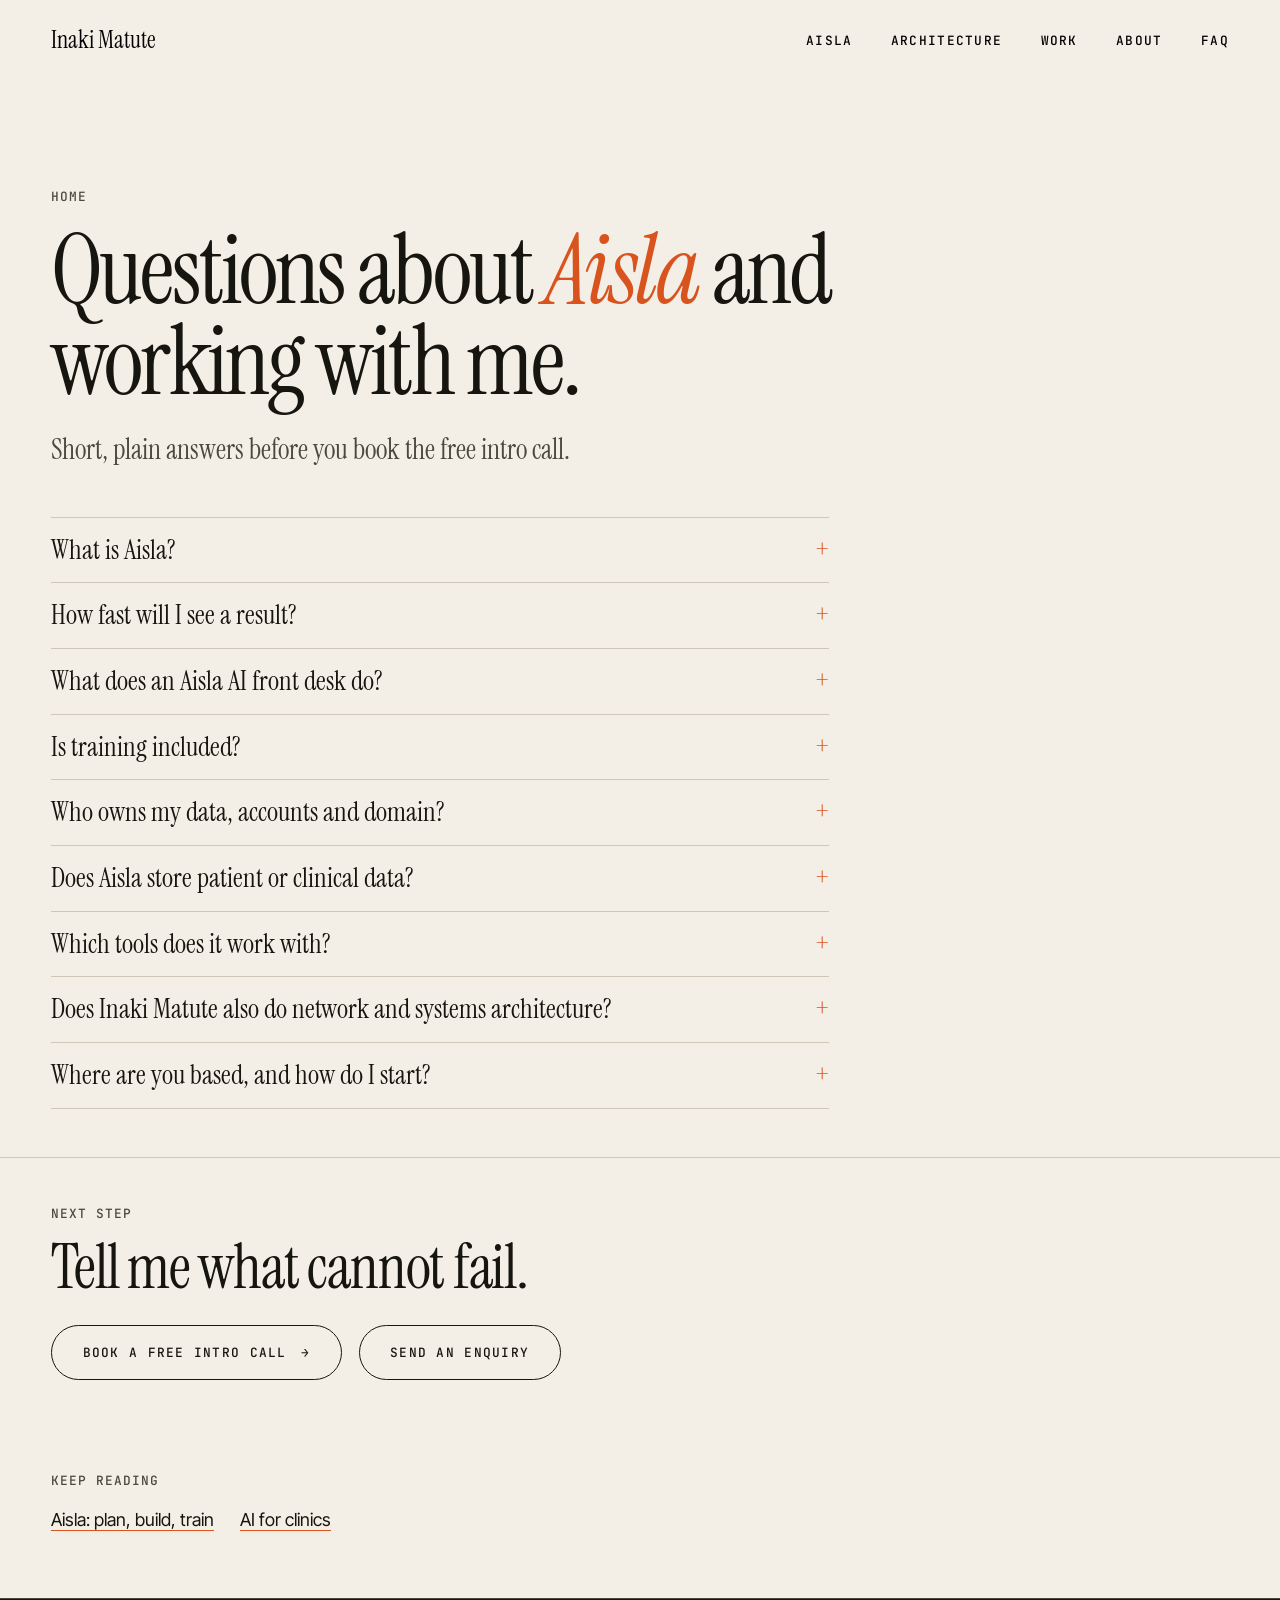
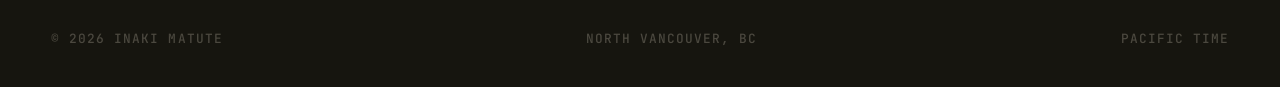
<file: faq/index.html>
<!doctype html>
<html lang="en">
<head>
<meta charset="utf-8">
<meta name="viewport" content="width=device-width, initial-scale=1">
<title>Aisla and AI Consulting FAQ | Inaki Matute</title>
<meta name="description" content="Answers about Aisla: how fast you see results, what an AI front desk does, training, data ownership, privacy for clinics, tools, and how to start.">
<meta name="theme-color" content="#f3efe7" media="(prefers-color-scheme: light)">
<meta name="theme-color" content="#12110d" media="(prefers-color-scheme: dark)">
<meta name="color-scheme" content="light dark">
<link rel="canonical" href="https://mano.com.ph/faq/">
<meta property="og:site_name" content="Inaki Matute">
<meta property="og:locale" content="en_CA">
<meta property="og:type" content="website">
<meta property="og:title" content="Aisla and AI Consulting FAQ | Inaki Matute">
<meta property="og:description" content="Answers about Aisla: how fast you see results, what an AI front desk does, training, data ownership, privacy for clinics, tools, and how to start.">
<meta property="og:url" content="https://mano.com.ph/faq/">
<meta property="og:image" content="https://mano.com.ph/images/og.jpg">
<meta name="twitter:card" content="summary_large_image">
<meta name="twitter:image" content="https://mano.com.ph/images/og.jpg">
<link rel="icon" href="/assets/favicon.svg" type="image/svg+xml">
<link rel="preconnect" href="https://fonts.googleapis.com">
<link rel="preconnect" href="https://fonts.gstatic.com" crossorigin>
<link rel="stylesheet" href="https://fonts.googleapis.com/css2?family=Inter+Tight:wght@300;400;500&family=Instrument+Serif:ital@0;1&family=JetBrains+Mono:wght@500&display=swap">
<link rel="stylesheet" href="/assets/site.css">
<link rel="stylesheet" href="/assets/pages.css">
<script type="application/ld+json">{"@context":"https://schema.org","@graph":[{"@type":"BreadcrumbList","itemListElement":[{"@type":"ListItem","position":1,"name":"Home","item":"https://mano.com.ph/"},{"@type":"ListItem","position":2,"name":"Aisla and AI Consulting FAQ","item":"https://mano.com.ph/faq/"}]},{"@type":"FAQPage","mainEntity":[{"@type":"Question","name":"What is Aisla?","acceptedAnswer":{"@type":"Answer","text":"Aisla is an AI studio in Manila led by Inaki Matute. It finds where AI belongs in your business, builds it, and trains your people so it is still in use after week two. Clinics come first."}},{"@type":"Question","name":"How fast will I see a result?","acceptedAnswer":{"@type":"Answer","text":"Aisla aims for a first live win 5 to 7 days after the intro call, and a front door that answers day and night within 2 to 3 weeks."}},{"@type":"Question","name":"What does an Aisla AI front desk do?","acceptedAnswer":{"@type":"Answer","text":"It answers inquiries, handles booking and reminders, and follows up automatically, wired into the tools you already use and managed for you."}},{"@type":"Question","name":"Is training included?","acceptedAnswer":{"@type":"Answer","text":"Yes. Every build includes hands-on training on your real system, an owner walkthrough, a written playbook and a check-in at week two."}},{"@type":"Question","name":"Who owns my data, accounts and domain?","acceptedAnswer":{"@type":"Answer","text":"You do. Aisla builds on your accounts and your domain, and you keep them."}},{"@type":"Question","name":"Does Aisla store patient or clinical data?","acceptedAnswer":{"@type":"Answer","text":"No. Clinical data is never stored or processed by Aisla."}},{"@type":"Question","name":"Which tools does it work with?","acceptedAnswer":{"@type":"Answer","text":"Claude, ChatGPT, Gemini, Gmail, Google Workspace, WhatsApp, Messenger, Slack, Shopify, Zapier and more."}},{"@type":"Question","name":"Does Inaki Matute also do network and systems architecture?","acceptedAnswer":{"@type":"Answer","text":"Yes. Inaki is a network architect and former CTO who designed the infrastructure behind toll roads, national registries and online gaming networks, and now takes select projects."}},{"@type":"Question","name":"Where are you based, and how do I start?","acceptedAnswer":{"@type":"Answer","text":"Aisla is a studio in Manila; Inaki is based in North Vancouver, BC, on Pacific Time. Book a free intro call, or send an enquiry and expect a reply within two working days."}}]}]}</script>
</head>
<body>
<a class="skip" href="#top">Skip to content</a>
<header class="bar"><a class="mark" href="/" aria-label="Inaki Matute, home">Inaki Matute</a><nav aria-label="Primary"><a href="/aisla/">Aisla</a><a href="/network-architecture/">Architecture</a><a href="/work/">Work</a><a href="/about/">About</a><a href="/faq/">FAQ</a></nav></header>
<main id="top" class="page">
<section class="wrap pg-head"><p class="meta crumbs"><a href="/">Home</a></p><h1>Questions about <em>Aisla</em> and working with me.</h1><p class="lead">Short, plain answers before you book the free intro call.</p></section>
<section class="wrap prose">
<div class="faq"><details><summary>What is Aisla?</summary><p>Aisla is an AI studio in Manila led by Inaki Matute. It finds where AI belongs in your business, builds it, and trains your people so it is still in use after week two. Clinics come first.</p></details><details><summary>How fast will I see a result?</summary><p>Aisla aims for a first live win 5 to 7 days after the intro call, and a front door that answers day and night within 2 to 3 weeks.</p></details><details><summary>What does an Aisla AI front desk do?</summary><p>It answers inquiries, handles booking and reminders, and follows up automatically, wired into the tools you already use and managed for you.</p></details><details><summary>Is training included?</summary><p>Yes. Every build includes hands-on training on your real system, an owner walkthrough, a written playbook and a check-in at week two.</p></details><details><summary>Who owns my data, accounts and domain?</summary><p>You do. Aisla builds on your accounts and your domain, and you keep them.</p></details><details><summary>Does Aisla store patient or clinical data?</summary><p>No. Clinical data is never stored or processed by Aisla.</p></details><details><summary>Which tools does it work with?</summary><p>Claude, ChatGPT, Gemini, Gmail, Google Workspace, WhatsApp, Messenger, Slack, Shopify, Zapier and more.</p></details><details><summary>Does Inaki Matute also do network and systems architecture?</summary><p>Yes. Inaki is a network architect and former CTO who designed the infrastructure behind toll roads, national registries and online gaming networks, and now takes select projects.</p></details><details><summary>Where are you based, and how do I start?</summary><p>Aisla is a studio in Manila; Inaki is based in North Vancouver, BC, on Pacific Time. Book a free intro call, or send an enquiry and expect a reply within two working days.</p></details></div>
</section>
<section class="wrap pg-cta"><p class="meta">Next step</p><p class="big">Tell me what cannot fail.</p><p><a class="btn" href="https://cal.com/manolo.matute/intro-call" target="_blank" rel="noopener">Book a free intro call <span aria-hidden="true">→</span></a> <a class="btn alt" href="/#contact">Send an enquiry</a></p></section>
<section class="wrap pg-rel"><p class="meta">Keep reading</p><ul><li><a href="/aisla/">Aisla: plan, build, train</a></li><li><a href="/aisla/ai-for-clinics/">AI for clinics</a></li></ul></section>
</main>
<footer class="meta"><span>© 2026 Inaki Matute</span><span>North Vancouver, BC</span><span>Pacific Time</span></footer>
</body>
</html>
</file>
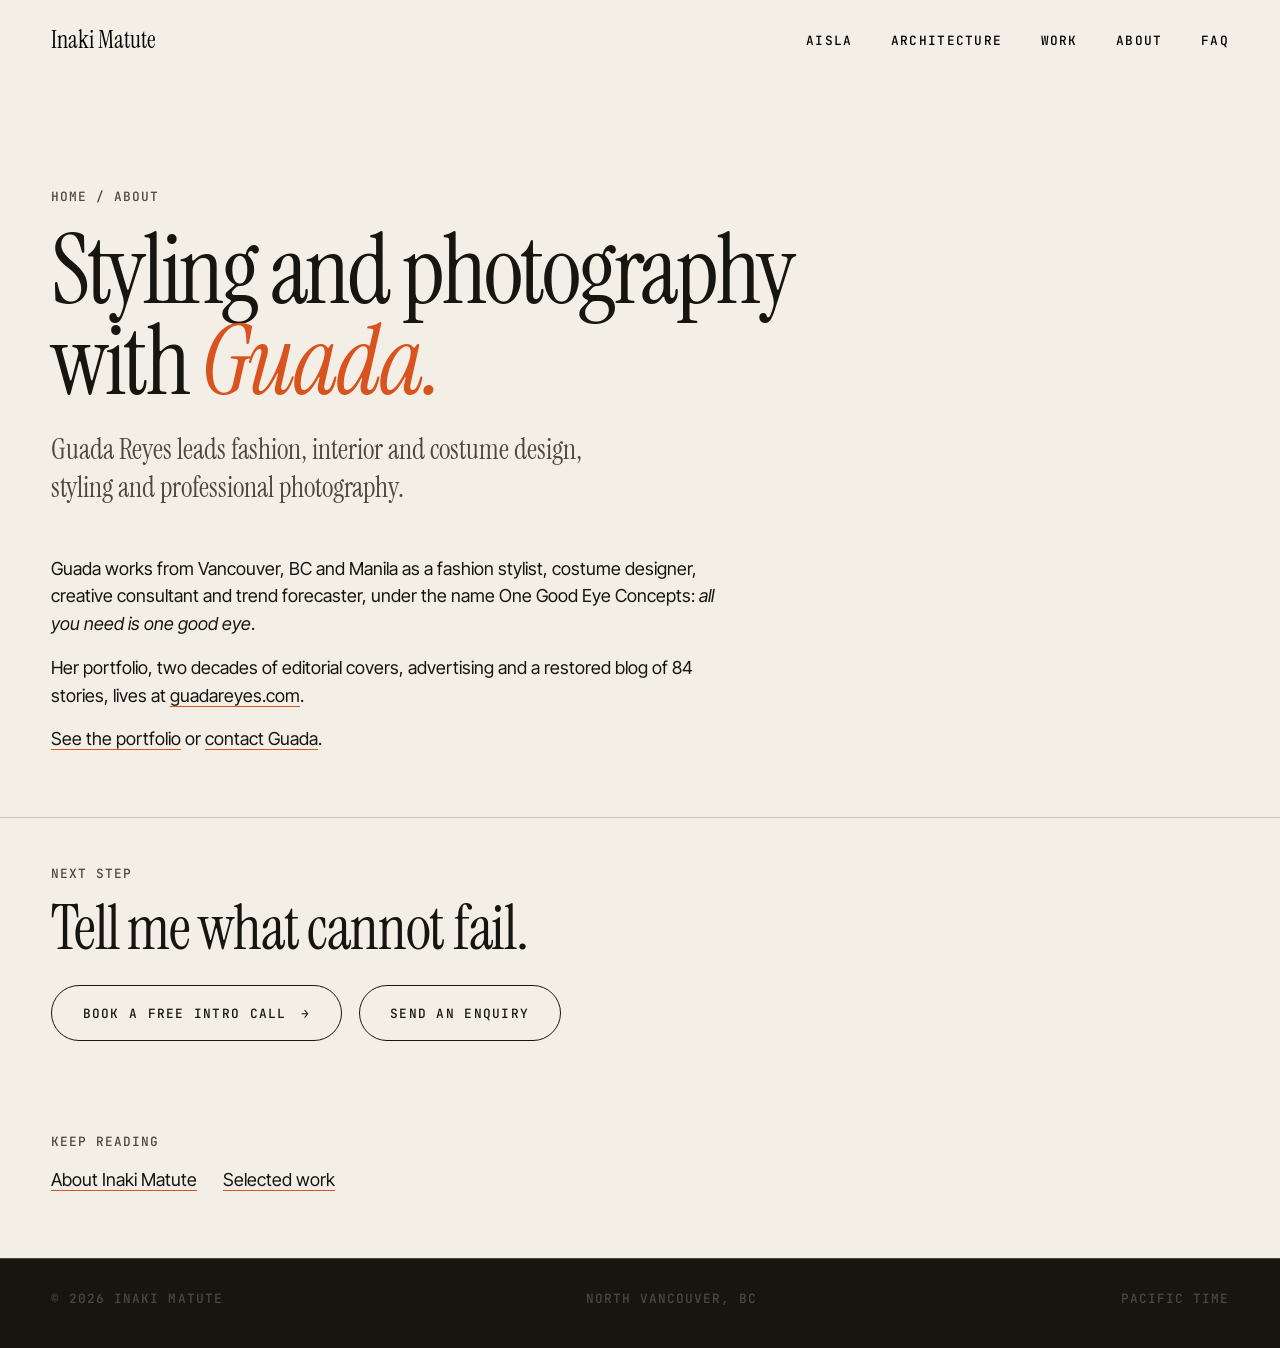
<file: guada/index.html>
<!doctype html>
<html lang="en">
<head>
<meta charset="utf-8">
<meta name="viewport" content="width=device-width, initial-scale=1">
<title>Styling and Photography with Guada Reyes | One Good Eye Concepts</title>
<meta name="description" content="Guada Reyes leads fashion, interior and costume design, styling and photography at One Good Eye Concepts in Vancouver and Manila. Her portfolio is at guadareyes.com.">
<meta name="theme-color" content="#f3efe7" media="(prefers-color-scheme: light)">
<meta name="theme-color" content="#12110d" media="(prefers-color-scheme: dark)">
<meta name="color-scheme" content="light dark">
<link rel="canonical" href="https://mano.com.ph/guada/">
<meta property="og:site_name" content="Inaki Matute">
<meta property="og:locale" content="en_CA">
<meta property="og:type" content="website">
<meta property="og:title" content="Styling and Photography with Guada Reyes | One Good Eye Concepts">
<meta property="og:description" content="Guada Reyes leads fashion, interior and costume design, styling and photography at One Good Eye Concepts in Vancouver and Manila. Her portfolio is at guadareyes.com.">
<meta property="og:url" content="https://mano.com.ph/guada/">
<meta property="og:image" content="https://mano.com.ph/images/og.jpg">
<meta name="twitter:card" content="summary_large_image">
<meta name="twitter:image" content="https://mano.com.ph/images/og.jpg">
<link rel="icon" href="/assets/favicon.svg" type="image/svg+xml">
<link rel="preconnect" href="https://fonts.googleapis.com">
<link rel="preconnect" href="https://fonts.gstatic.com" crossorigin>
<link rel="stylesheet" href="https://fonts.googleapis.com/css2?family=Inter+Tight:wght@300;400;500&family=Instrument+Serif:ital@0;1&family=JetBrains+Mono:wght@500&display=swap">
<link rel="stylesheet" href="/assets/site.css">
<link rel="stylesheet" href="/assets/pages.css">
<script type="application/ld+json">{"@context":"https://schema.org","@graph":[{"@type":"BreadcrumbList","itemListElement":[{"@type":"ListItem","position":1,"name":"Home","item":"https://mano.com.ph/"},{"@type":"ListItem","position":2,"name":"About","item":"https://mano.com.ph/about/"},{"@type":"ListItem","position":3,"name":"Guada","item":"https://mano.com.ph/guada/"}]}]}</script>
</head>
<body>
<a class="skip" href="#top">Skip to content</a>
<header class="bar"><a class="mark" href="/" aria-label="Inaki Matute, home">Inaki Matute</a><nav aria-label="Primary"><a href="/aisla/">Aisla</a><a href="/network-architecture/">Architecture</a><a href="/work/">Work</a><a href="/about/">About</a><a href="/faq/">FAQ</a></nav></header>
<main id="top" class="page">
<section class="wrap pg-head"><p class="meta crumbs"><a href="/">Home</a> / <a href="/about/">About</a></p><h1>Styling and photography with <em>Guada.</em></h1><p class="lead">Guada Reyes leads fashion, interior and costume design, styling and professional photography.</p></section>
<section class="wrap prose">
<p>Guada works from Vancouver, BC and Manila as a fashion stylist, costume designer, creative consultant and trend forecaster, under the name One Good Eye Concepts: <em>all you need is one good eye</em>.</p>
<p>Her portfolio, two decades of editorial covers, advertising and a restored blog of 84 stories, lives at <a href="https://guadareyes.com" rel="noopener">guadareyes.com</a>.</p>
<p><a href="https://guadareyes.com/portfolio/" rel="noopener">See the portfolio</a> or <a href="https://guadareyes.com/contact/" rel="noopener">contact Guada</a>.</p>
</section>
<section class="wrap pg-cta"><p class="meta">Next step</p><p class="big">Tell me what cannot fail.</p><p><a class="btn" href="https://cal.com/manolo.matute/intro-call" target="_blank" rel="noopener">Book a free intro call <span aria-hidden="true">→</span></a> <a class="btn alt" href="/#contact">Send an enquiry</a></p></section>
<section class="wrap pg-rel"><p class="meta">Keep reading</p><ul><li><a href="/about/">About Inaki Matute</a></li><li><a href="/work/">Selected work</a></li></ul></section>
</main>
<footer class="meta"><span>© 2026 Inaki Matute</span><span>North Vancouver, BC</span><span>Pacific Time</span></footer>
</body>
</html>
</file>
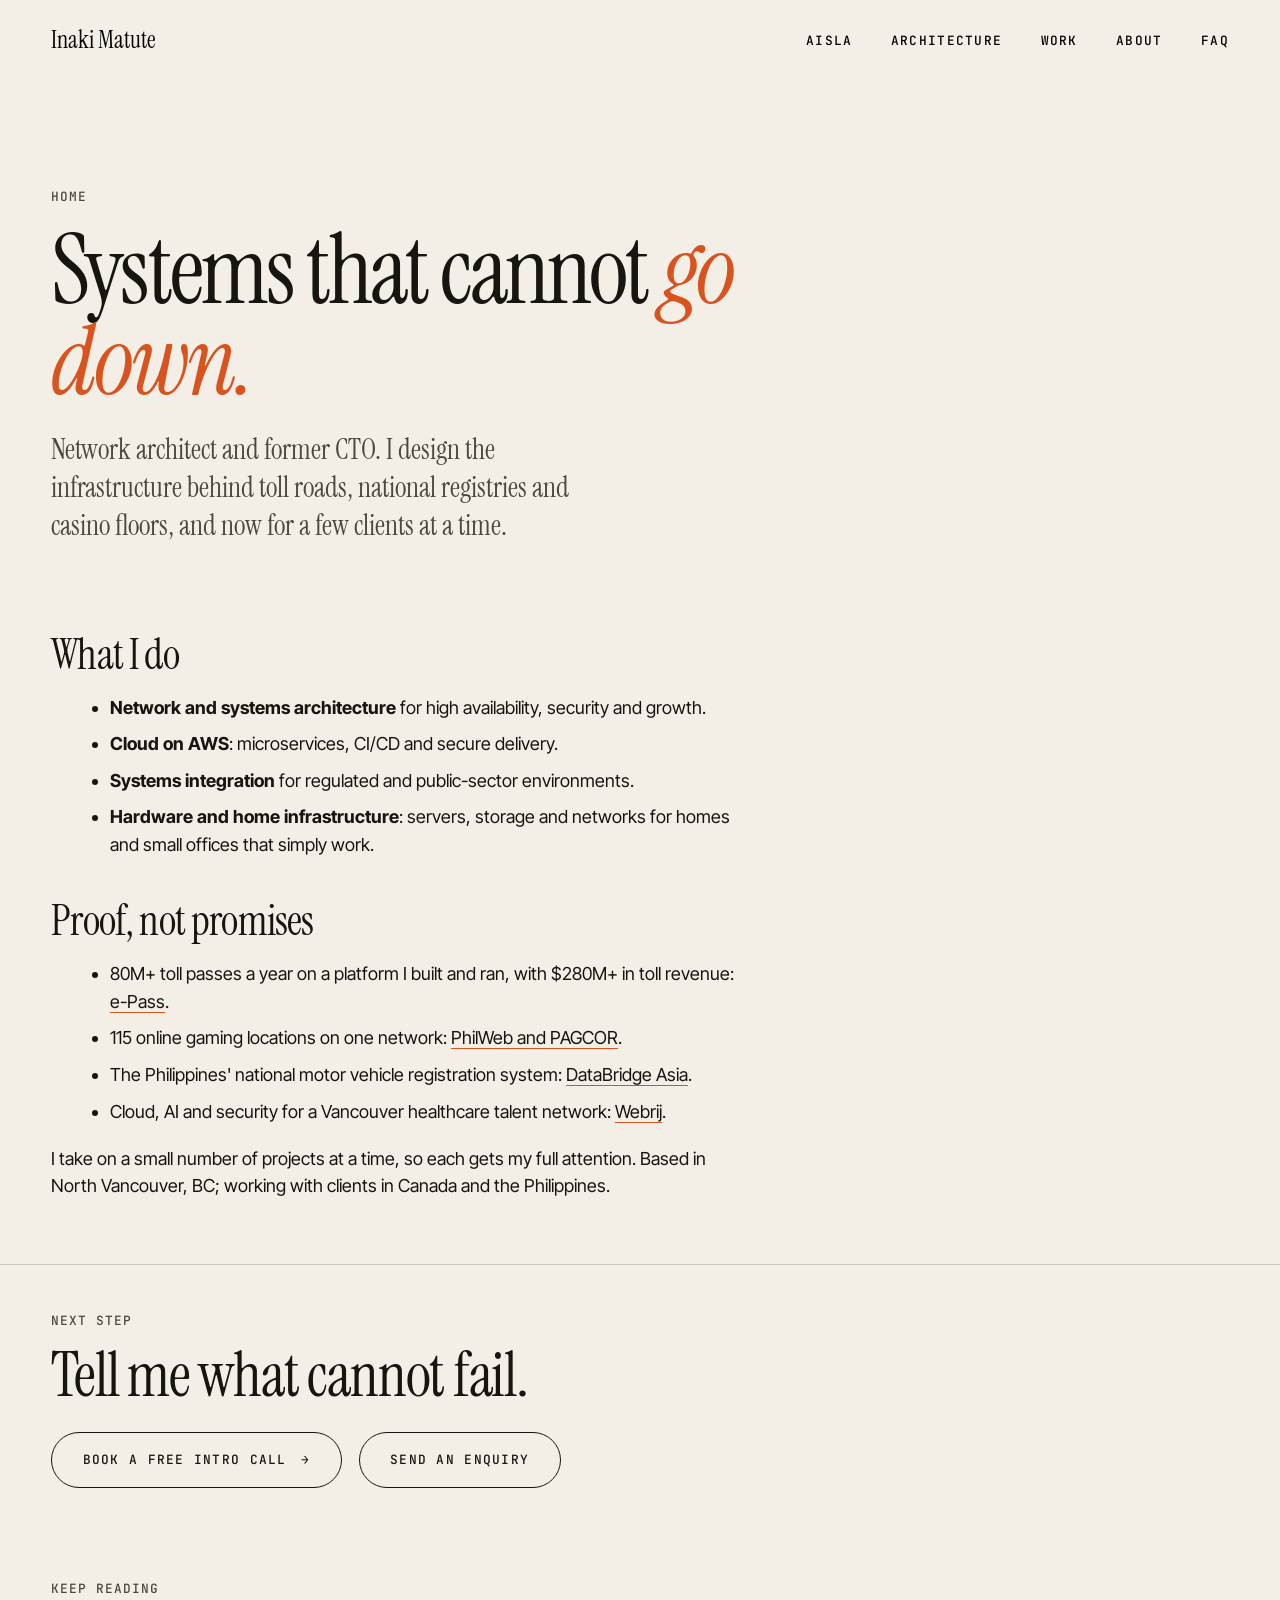
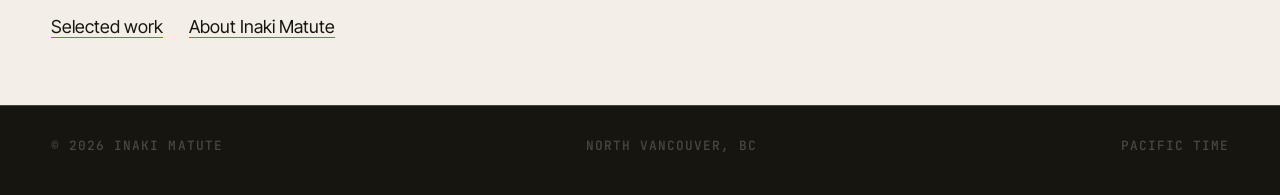
<file: network-architecture/index.html>
<!doctype html>
<html lang="en">
<head>
<meta charset="utf-8">
<meta name="viewport" content="width=device-width, initial-scale=1">
<title>Network and Systems Architect | High-Availability Infrastructure | Inaki Matute</title>
<meta name="description" content="Network and systems architect and former CTO. Toll collection, national registries and online gaming networks: infrastructure that cannot go down.">
<meta name="theme-color" content="#f3efe7" media="(prefers-color-scheme: light)">
<meta name="theme-color" content="#12110d" media="(prefers-color-scheme: dark)">
<meta name="color-scheme" content="light dark">
<link rel="canonical" href="https://mano.com.ph/network-architecture/">
<meta property="og:site_name" content="Inaki Matute">
<meta property="og:locale" content="en_CA">
<meta property="og:type" content="website">
<meta property="og:title" content="Network and Systems Architect | High-Availability Infrastructure | Inaki Matute">
<meta property="og:description" content="Network and systems architect and former CTO. Toll collection, national registries and online gaming networks: infrastructure that cannot go down.">
<meta property="og:url" content="https://mano.com.ph/network-architecture/">
<meta property="og:image" content="https://mano.com.ph/images/server-rack.jpg">
<meta name="twitter:card" content="summary_large_image">
<meta name="twitter:image" content="https://mano.com.ph/images/server-rack.jpg">
<link rel="icon" href="/assets/favicon.svg" type="image/svg+xml">
<link rel="preconnect" href="https://fonts.googleapis.com">
<link rel="preconnect" href="https://fonts.gstatic.com" crossorigin>
<link rel="stylesheet" href="https://fonts.googleapis.com/css2?family=Inter+Tight:wght@300;400;500&family=Instrument+Serif:ital@0;1&family=JetBrains+Mono:wght@500&display=swap">
<link rel="stylesheet" href="/assets/site.css">
<link rel="stylesheet" href="/assets/pages.css">
<script type="application/ld+json">{"@context":"https://schema.org","@graph":[{"@type":"BreadcrumbList","itemListElement":[{"@type":"ListItem","position":1,"name":"Home","item":"https://mano.com.ph/"},{"@type":"ListItem","position":2,"name":"Network and Systems Architect","item":"https://mano.com.ph/network-architecture/"}]},{"@type":"Service","name":"Network and systems architecture","description":"High-availability network and systems architecture, AWS cloud and integration.","url":"https://mano.com.ph/network-architecture/","provider":{"@id":"https://mano.com.ph/#aisla"},"areaServed":["Canada","Philippines"]}]}</script>
</head>
<body>
<a class="skip" href="#top">Skip to content</a>
<header class="bar"><a class="mark" href="/" aria-label="Inaki Matute, home">Inaki Matute</a><nav aria-label="Primary"><a href="/aisla/">Aisla</a><a href="/network-architecture/">Architecture</a><a href="/work/">Work</a><a href="/about/">About</a><a href="/faq/">FAQ</a></nav></header>
<main id="top" class="page">
<section class="wrap pg-head"><p class="meta crumbs"><a href="/">Home</a></p><h1>Systems that cannot <em>go down.</em></h1><p class="lead">Network architect and former CTO. I design the infrastructure behind toll roads, national registries and casino floors, and now for a few clients at a time.</p></section>
<section class="wrap prose">
<h2>What I do</h2>
<ul>
<li><strong>Network and systems architecture</strong> for high availability, security and growth.</li>
<li><strong>Cloud on AWS</strong>: microservices, CI/CD and secure delivery.</li>
<li><strong>Systems integration</strong> for regulated and public-sector environments.</li>
<li><strong>Hardware and home infrastructure</strong>: servers, storage and networks for homes and small offices that simply work.</li>
</ul>
<h2>Proof, not promises</h2>
<ul>
<li>80M+ toll passes a year on a platform I built and ran, with $280M+ in toll revenue: <a href="/work/e-pass-electronic-toll-collection/">e-Pass</a>.</li>
<li>115 online gaming locations on one network: <a href="/work/online-gaming-network-115-sites/">PhilWeb and PAGCOR</a>.</li>
<li>The Philippines' national motor vehicle registration system: <a href="/work/national-vehicle-registration-system/">DataBridge Asia</a>.</li>
<li>Cloud, AI and security for a Vancouver healthcare talent network: <a href="/work/cloud-ai-healthcare-talent-network/">Webrij</a>.</li>
</ul>
<p>I take on a small number of projects at a time, so each gets my full attention. Based in North Vancouver, BC; working with clients in Canada and the Philippines.</p>
</section>
<section class="wrap pg-cta"><p class="meta">Next step</p><p class="big">Tell me what cannot fail.</p><p><a class="btn" href="https://cal.com/manolo.matute/intro-call" target="_blank" rel="noopener">Book a free intro call <span aria-hidden="true">→</span></a> <a class="btn alt" href="/#contact">Send an enquiry</a></p></section>
<section class="wrap pg-rel"><p class="meta">Keep reading</p><ul><li><a href="/work/">Selected work</a></li><li><a href="/about/">About Inaki Matute</a></li></ul></section>
</main>
<footer class="meta"><span>© 2026 Inaki Matute</span><span>North Vancouver, BC</span><span>Pacific Time</span></footer>
</body>
</html>
</file>
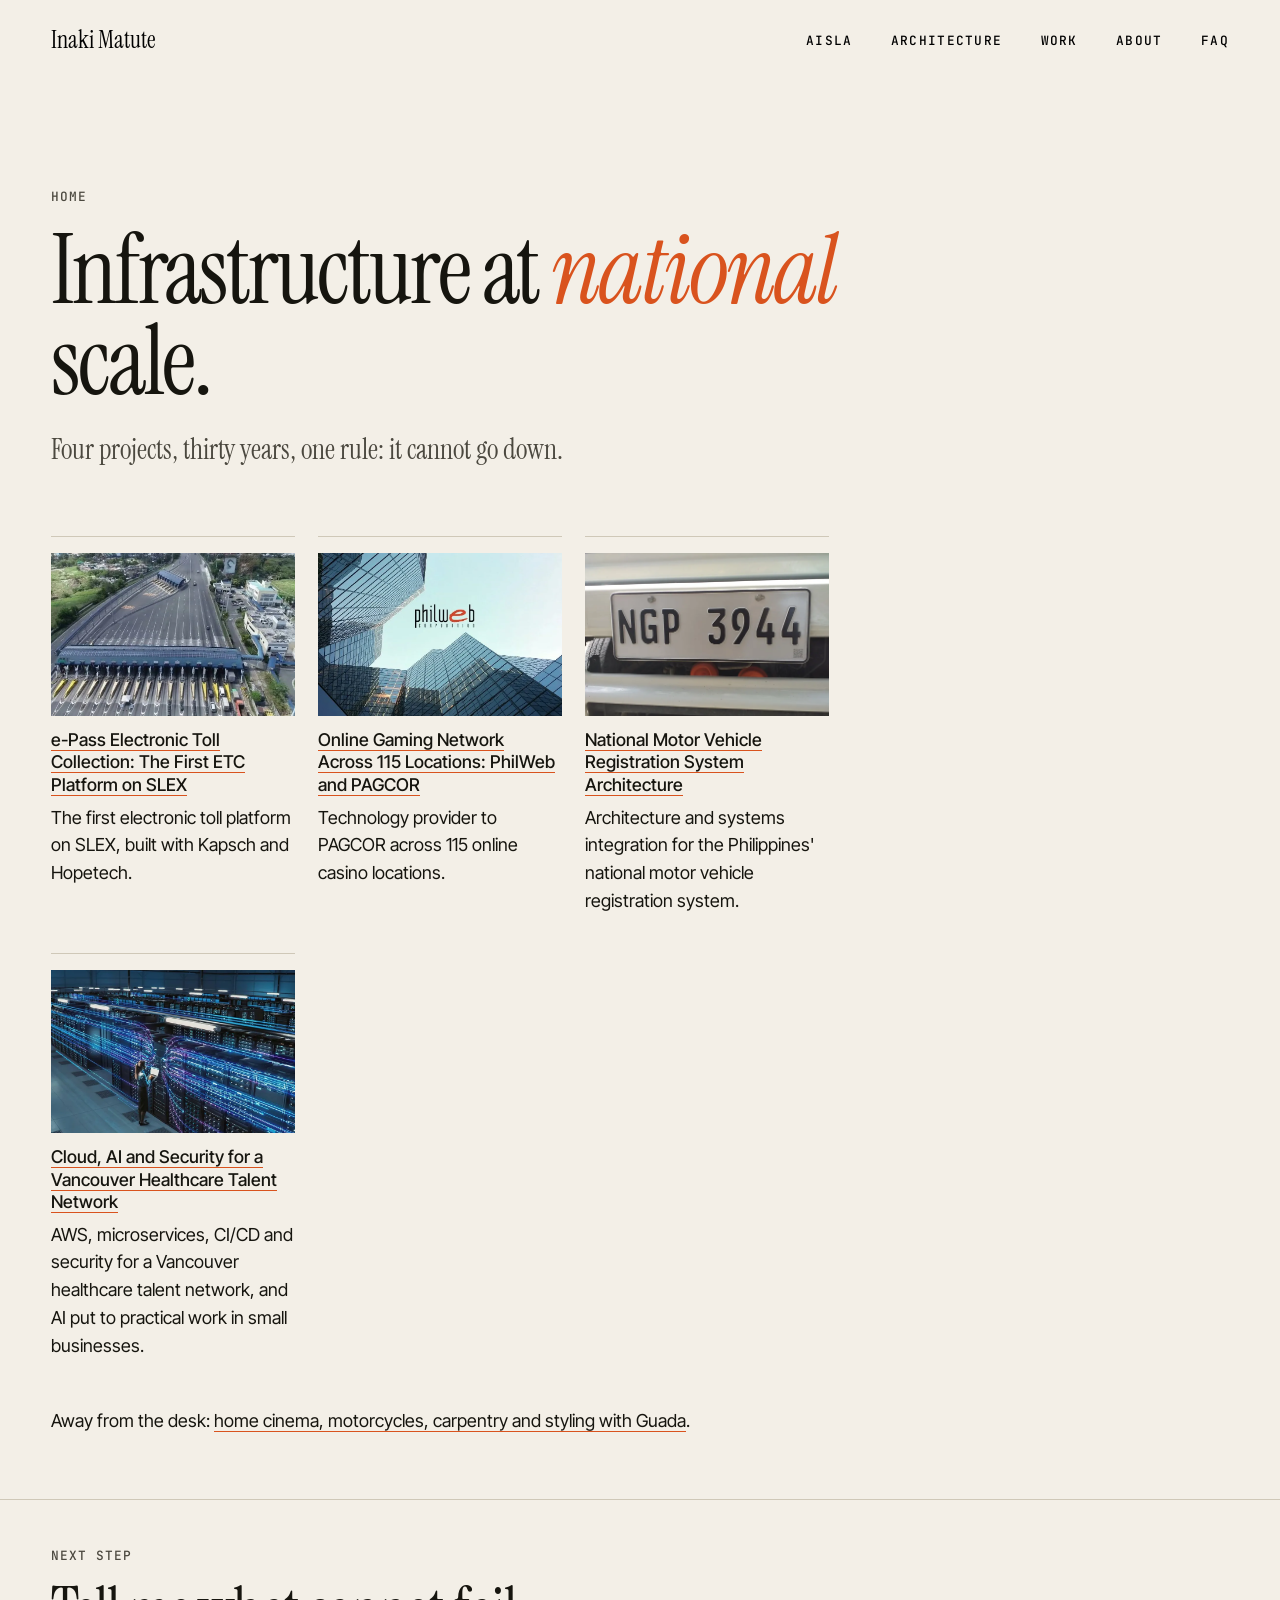
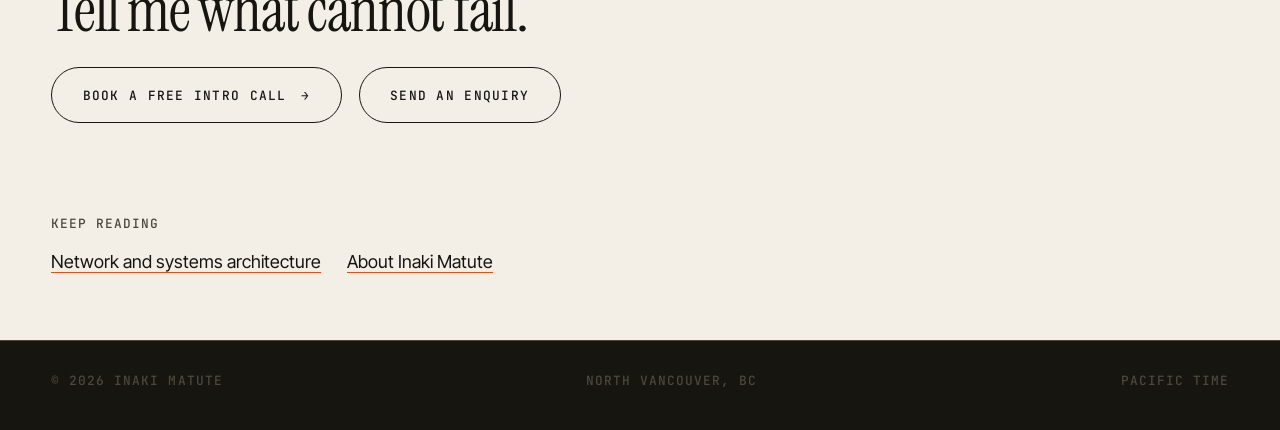
<file: work/index.html>
<!doctype html>
<html lang="en">
<head>
<meta charset="utf-8">
<meta name="viewport" content="width=device-width, initial-scale=1">
<title>Selected Work | Toll Collection, Gaming, Registries and Cloud | Inaki Matute</title>
<meta name="description" content="Selected work of Inaki Matute: electronic toll collection, a 115-site gaming network, a national vehicle registry and cloud systems for healthcare.">
<meta name="theme-color" content="#f3efe7" media="(prefers-color-scheme: light)">
<meta name="theme-color" content="#12110d" media="(prefers-color-scheme: dark)">
<meta name="color-scheme" content="light dark">
<link rel="canonical" href="https://mano.com.ph/work/">
<meta property="og:site_name" content="Inaki Matute">
<meta property="og:locale" content="en_CA">
<meta property="og:type" content="website">
<meta property="og:title" content="Selected Work | Toll Collection, Gaming, Registries and Cloud | Inaki Matute">
<meta property="og:description" content="Selected work of Inaki Matute: electronic toll collection, a 115-site gaming network, a national vehicle registry and cloud systems for healthcare.">
<meta property="og:url" content="https://mano.com.ph/work/">
<meta property="og:image" content="https://mano.com.ph/images/og.jpg">
<meta name="twitter:card" content="summary_large_image">
<meta name="twitter:image" content="https://mano.com.ph/images/og.jpg">
<link rel="icon" href="/assets/favicon.svg" type="image/svg+xml">
<link rel="preconnect" href="https://fonts.googleapis.com">
<link rel="preconnect" href="https://fonts.gstatic.com" crossorigin>
<link rel="stylesheet" href="https://fonts.googleapis.com/css2?family=Inter+Tight:wght@300;400;500&family=Instrument+Serif:ital@0;1&family=JetBrains+Mono:wght@500&display=swap">
<link rel="stylesheet" href="/assets/site.css">
<link rel="stylesheet" href="/assets/pages.css">
<script type="application/ld+json">{"@context":"https://schema.org","@graph":[{"@type":"BreadcrumbList","itemListElement":[{"@type":"ListItem","position":1,"name":"Home","item":"https://mano.com.ph/"},{"@type":"ListItem","position":2,"name":"Work","item":"https://mano.com.ph/work/"}]},{"@type":"CollectionPage","name":"Selected work","url":"https://mano.com.ph/work/"}]}</script>
</head>
<body>
<a class="skip" href="#top">Skip to content</a>
<header class="bar"><a class="mark" href="/" aria-label="Inaki Matute, home">Inaki Matute</a><nav aria-label="Primary"><a href="/aisla/">Aisla</a><a href="/network-architecture/">Architecture</a><a href="/work/">Work</a><a href="/about/">About</a><a href="/faq/">FAQ</a></nav></header>
<main id="top" class="page">
<section class="wrap pg-head"><p class="meta crumbs"><a href="/">Home</a></p><h1>Infrastructure at <em>national</em> scale.</h1><p class="lead">Four projects, thirty years, one rule: it cannot go down.</p></section>
<section class="wrap prose">
<div class="cards"><article><figure><img src="/images/toll-gantry.webp" alt="Toll gantry on the Philippine expressway network" width="600" height="400" loading="lazy"></figure><h3><a href="/work/e-pass-electronic-toll-collection/">e-Pass Electronic Toll Collection: The First ETC Platform on SLEX</a></h3><p>The first electronic toll platform on SLEX, built with Kapsch and Hopetech.</p></article><article><figure><img src="/images/online-gaming-network.webp" alt="Online gaming network operations" width="600" height="400" loading="lazy"></figure><h3><a href="/work/online-gaming-network-115-sites/">Online Gaming Network Across 115 Locations: PhilWeb and PAGCOR</a></h3><p>Technology provider to PAGCOR across 115 online casino locations.</p></article><article><figure><img src="/images/national-registry.webp" alt="National registration systems integration" width="600" height="400" loading="lazy"></figure><h3><a href="/work/national-vehicle-registration-system/">National Motor Vehicle Registration System Architecture</a></h3><p>Architecture and systems integration for the Philippines&#x27; national motor vehicle registration system.</p></article><article><figure><img src="/images/cloud-aws.webp" alt="Cloud datacenter infrastructure" width="600" height="400" loading="lazy"></figure><h3><a href="/work/cloud-ai-healthcare-talent-network/">Cloud, AI and Security for a Vancouver Healthcare Talent Network</a></h3><p>AWS, microservices, CI/CD and security for a Vancouver healthcare talent network, and AI put to practical work in small businesses.</p></article></div><p>Away from the desk: <a href="/about/">home cinema, motorcycles, carpentry and styling with Guada</a>.</p>
</section>
<section class="wrap pg-cta"><p class="meta">Next step</p><p class="big">Tell me what cannot fail.</p><p><a class="btn" href="https://cal.com/manolo.matute/intro-call" target="_blank" rel="noopener">Book a free intro call <span aria-hidden="true">→</span></a> <a class="btn alt" href="/#contact">Send an enquiry</a></p></section>
<section class="wrap pg-rel"><p class="meta">Keep reading</p><ul><li><a href="/network-architecture/">Network and systems architecture</a></li><li><a href="/about/">About Inaki Matute</a></li></ul></section>
</main>
<footer class="meta"><span>© 2026 Inaki Matute</span><span>North Vancouver, BC</span><span>Pacific Time</span></footer>
</body>
</html>
</file>
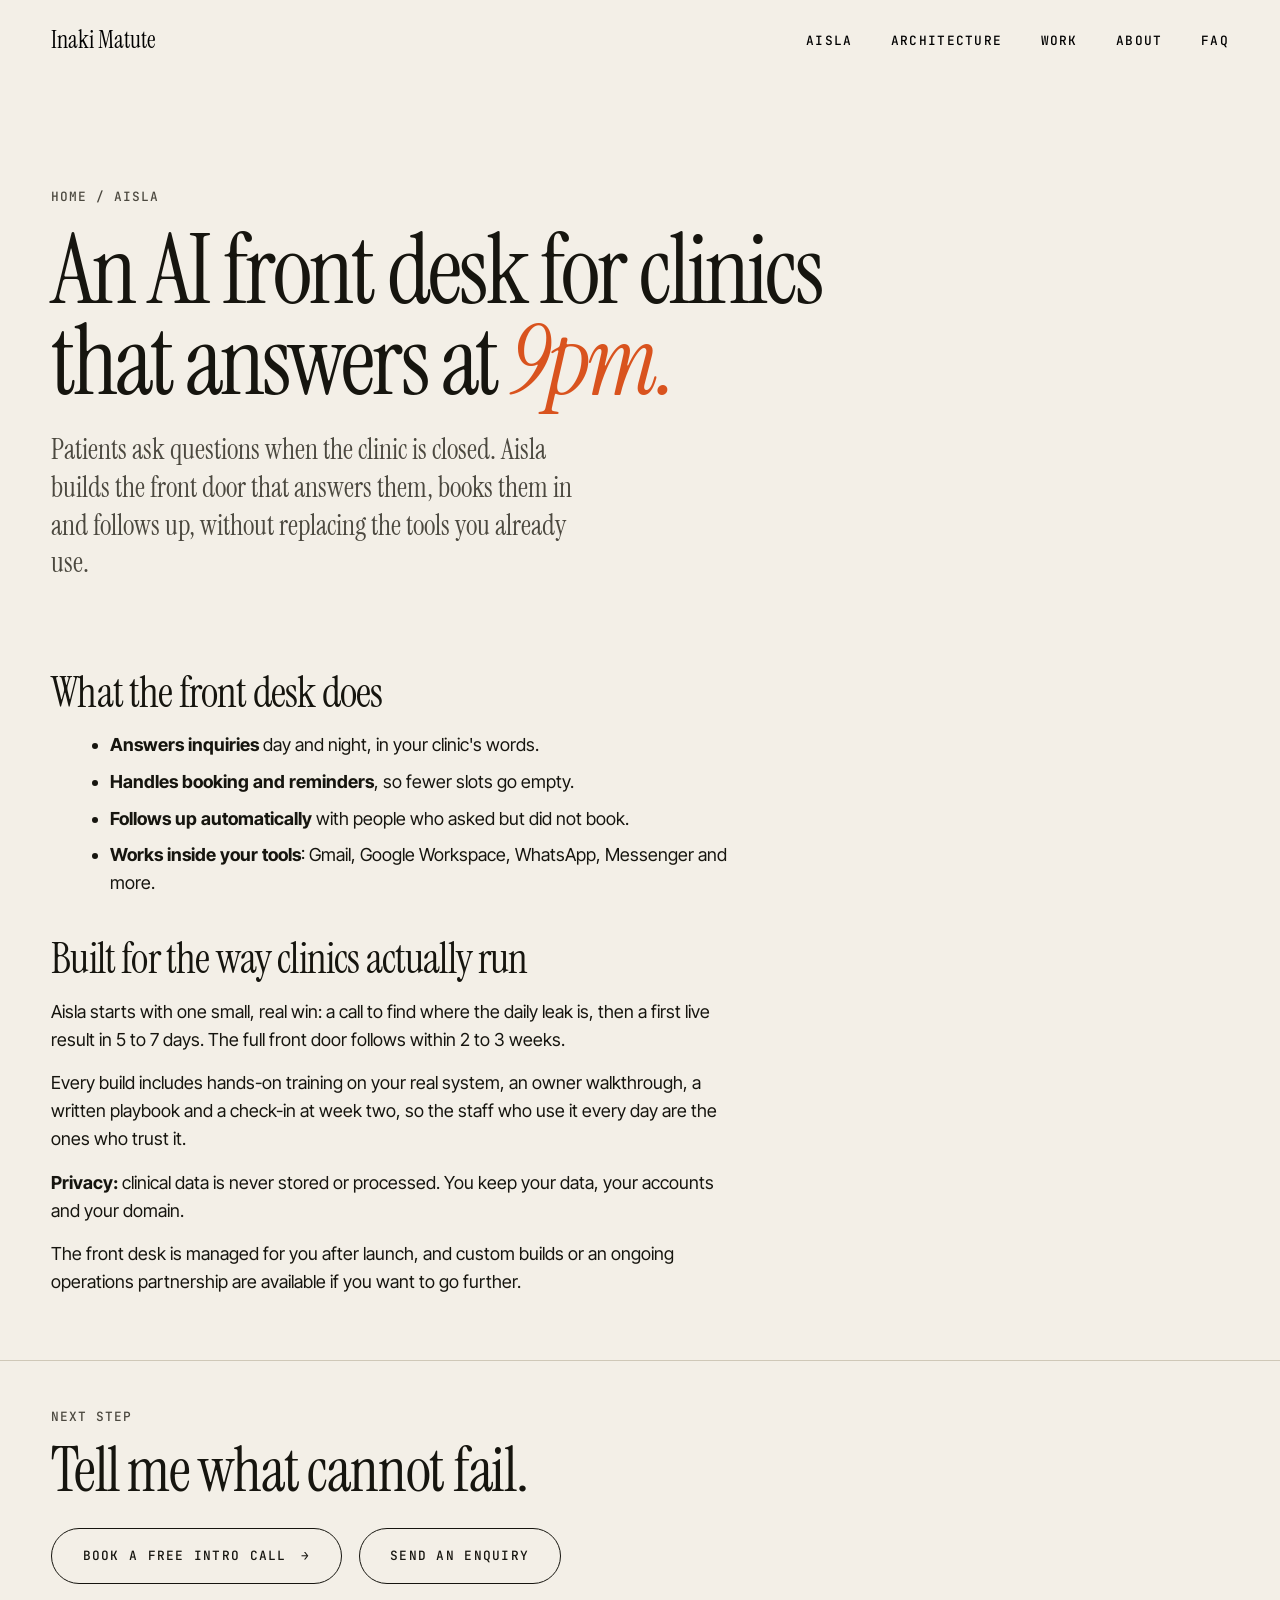
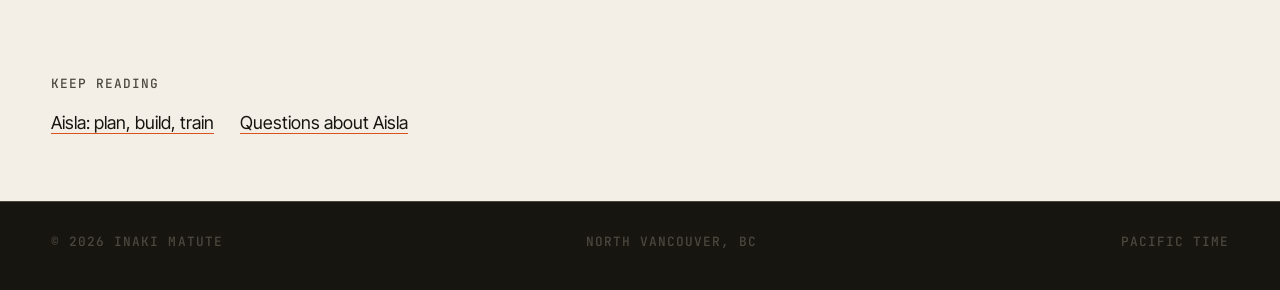
<file: aisla/ai-for-clinics/index.html>
<!doctype html>
<html lang="en">
<head>
<meta charset="utf-8">
<meta name="viewport" content="width=device-width, initial-scale=1">
<title>AI Front Desk for Clinics | Inquiries, Booking and Reminders | Aisla</title>
<meta name="description" content="An AI front desk for clinics that answers inquiries, books appointments, sends reminders and follows up automatically, built with your existing tools.">
<meta name="theme-color" content="#f3efe7" media="(prefers-color-scheme: light)">
<meta name="theme-color" content="#12110d" media="(prefers-color-scheme: dark)">
<meta name="color-scheme" content="light dark">
<link rel="canonical" href="https://mano.com.ph/aisla/ai-for-clinics/">
<meta property="og:site_name" content="Inaki Matute">
<meta property="og:locale" content="en_CA">
<meta property="og:type" content="website">
<meta property="og:title" content="AI Front Desk for Clinics | Inquiries, Booking and Reminders | Aisla">
<meta property="og:description" content="An AI front desk for clinics that answers inquiries, books appointments, sends reminders and follows up automatically, built with your existing tools.">
<meta property="og:url" content="https://mano.com.ph/aisla/ai-for-clinics/">
<meta property="og:image" content="https://mano.com.ph/images/og.jpg">
<meta name="twitter:card" content="summary_large_image">
<meta name="twitter:image" content="https://mano.com.ph/images/og.jpg">
<link rel="icon" href="/assets/favicon.svg" type="image/svg+xml">
<link rel="preconnect" href="https://fonts.googleapis.com">
<link rel="preconnect" href="https://fonts.gstatic.com" crossorigin>
<link rel="stylesheet" href="https://fonts.googleapis.com/css2?family=Inter+Tight:wght@300;400;500&family=Instrument+Serif:ital@0;1&family=JetBrains+Mono:wght@500&display=swap">
<link rel="stylesheet" href="/assets/site.css">
<link rel="stylesheet" href="/assets/pages.css">
<script type="application/ld+json">{"@context":"https://schema.org","@graph":[{"@type":"BreadcrumbList","itemListElement":[{"@type":"ListItem","position":1,"name":"Home","item":"https://mano.com.ph/"},{"@type":"ListItem","position":2,"name":"Aisla","item":"https://mano.com.ph/aisla/"},{"@type":"ListItem","position":3,"name":"AI Front Desk for Clinics","item":"https://mano.com.ph/aisla/ai-for-clinics/"}]},{"@type":"Service","name":"AI front desk for clinics","description":"An AI front desk for inquiries, booking, reminders and follow-up for clinics.","url":"https://mano.com.ph/aisla/ai-for-clinics/","provider":{"@id":"https://mano.com.ph/#aisla"},"areaServed":["Canada","Philippines"]}]}</script>
</head>
<body>
<a class="skip" href="#top">Skip to content</a>
<header class="bar"><a class="mark" href="/" aria-label="Inaki Matute, home">Inaki Matute</a><nav aria-label="Primary"><a href="/aisla/">Aisla</a><a href="/network-architecture/">Architecture</a><a href="/work/">Work</a><a href="/about/">About</a><a href="/faq/">FAQ</a></nav></header>
<main id="top" class="page">
<section class="wrap pg-head"><p class="meta crumbs"><a href="/">Home</a> / <a href="/aisla/">Aisla</a></p><h1>An AI front desk for clinics that answers at <em>9pm.</em></h1><p class="lead">Patients ask questions when the clinic is closed. Aisla builds the front door that answers them, books them in and follows up, without replacing the tools you already use.</p></section>
<section class="wrap prose">
<h2>What the front desk does</h2>
<ul>
<li><strong>Answers inquiries</strong> day and night, in your clinic's words.</li>
<li><strong>Handles booking and reminders</strong>, so fewer slots go empty.</li>
<li><strong>Follows up automatically</strong> with people who asked but did not book.</li>
<li><strong>Works inside your tools</strong>: Gmail, Google Workspace, WhatsApp, Messenger and more.</li>
</ul>
<h2>Built for the way clinics actually run</h2>
<p>Aisla starts with one small, real win: a call to find where the daily leak is, then a first live result in 5 to 7 days. The full front door follows within 2 to 3 weeks.</p>
<p>Every build includes hands-on training on your real system, an owner walkthrough, a written playbook and a check-in at week two, so the staff who use it every day are the ones who trust it.</p>
<p><strong>Privacy:</strong> clinical data is never stored or processed. You keep your data, your accounts and your domain.</p>
<p>The front desk is managed for you after launch, and custom builds or an ongoing operations partnership are available if you want to go further.</p>
</section>
<section class="wrap pg-cta"><p class="meta">Next step</p><p class="big">Tell me what cannot fail.</p><p><a class="btn" href="https://cal.com/manolo.matute/intro-call" target="_blank" rel="noopener">Book a free intro call <span aria-hidden="true">→</span></a> <a class="btn alt" href="/#contact">Send an enquiry</a></p></section>
<section class="wrap pg-rel"><p class="meta">Keep reading</p><ul><li><a href="/aisla/">Aisla: plan, build, train</a></li><li><a href="/faq/">Questions about Aisla</a></li></ul></section>
</main>
<footer class="meta"><span>© 2026 Inaki Matute</span><span>North Vancouver, BC</span><span>Pacific Time</span></footer>
</body>
</html>
</file>
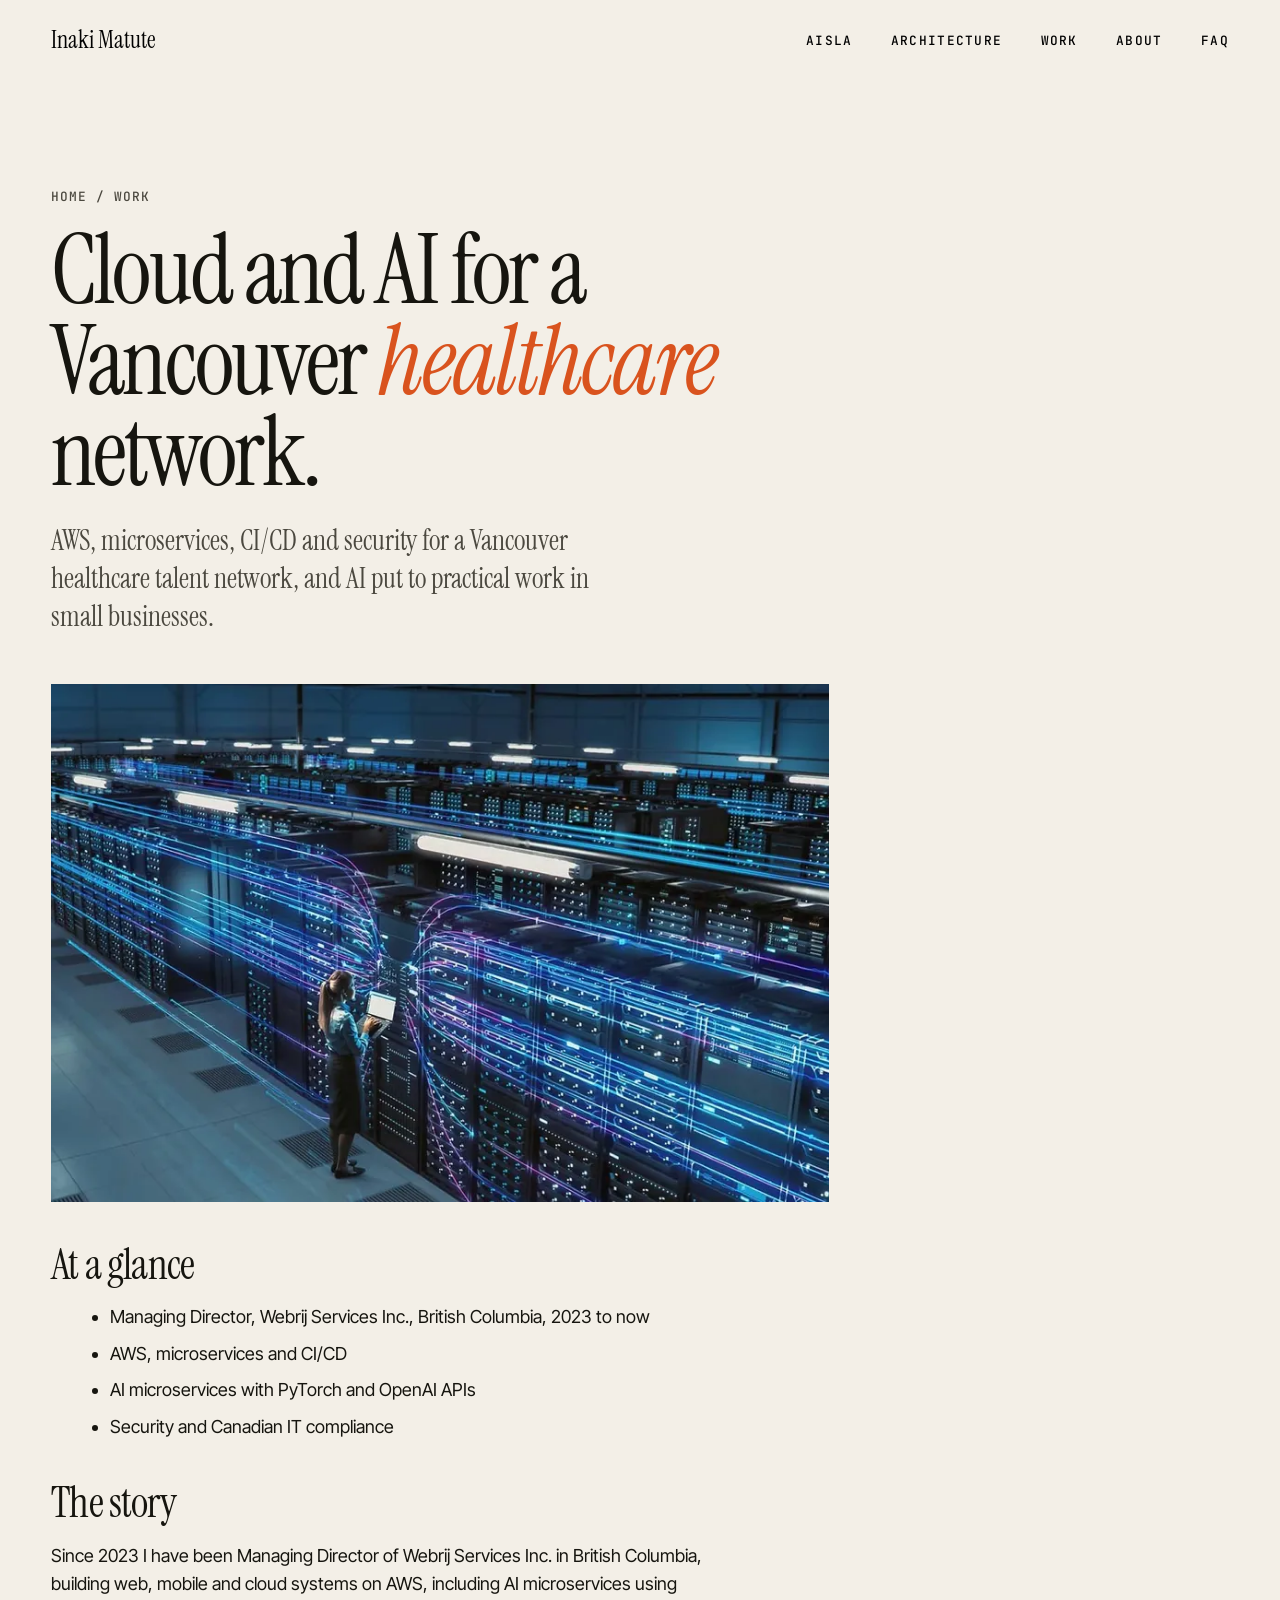
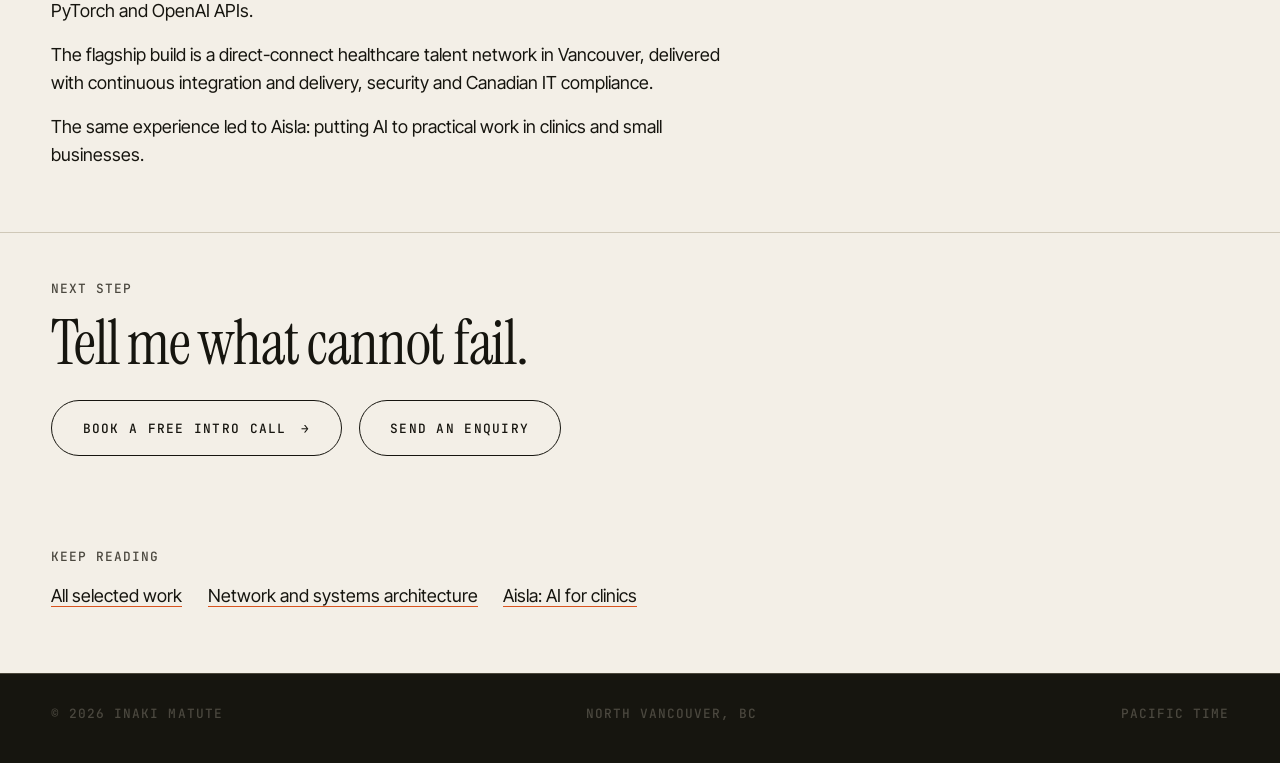
<file: work/cloud-ai-healthcare-talent-network/index.html>
<!doctype html>
<html lang="en">
<head>
<meta charset="utf-8">
<meta name="viewport" content="width=device-width, initial-scale=1">
<title>Cloud, AI and Security for a Vancouver Healthcare Talent Network | Webrij</title>
<meta name="description" content="AWS, microservices, CI/CD, security and AI for a Vancouver healthcare talent network, led by Webrij Services Inc.">
<meta name="theme-color" content="#f3efe7" media="(prefers-color-scheme: light)">
<meta name="theme-color" content="#12110d" media="(prefers-color-scheme: dark)">
<meta name="color-scheme" content="light dark">
<link rel="canonical" href="https://mano.com.ph/work/cloud-ai-healthcare-talent-network/">
<meta property="og:site_name" content="Inaki Matute">
<meta property="og:locale" content="en_CA">
<meta property="og:type" content="website">
<meta property="og:title" content="Cloud, AI and Security for a Vancouver Healthcare Talent Network | Webrij">
<meta property="og:description" content="AWS, microservices, CI/CD, security and AI for a Vancouver healthcare talent network, led by Webrij Services Inc.">
<meta property="og:url" content="https://mano.com.ph/work/cloud-ai-healthcare-talent-network/">
<meta property="og:image" content="https://mano.com.ph/images/cloud-aws.jpg">
<meta name="twitter:card" content="summary_large_image">
<meta name="twitter:image" content="https://mano.com.ph/images/cloud-aws.jpg">
<link rel="icon" href="/assets/favicon.svg" type="image/svg+xml">
<link rel="preconnect" href="https://fonts.googleapis.com">
<link rel="preconnect" href="https://fonts.gstatic.com" crossorigin>
<link rel="stylesheet" href="https://fonts.googleapis.com/css2?family=Inter+Tight:wght@300;400;500&family=Instrument+Serif:ital@0;1&family=JetBrains+Mono:wght@500&display=swap">
<link rel="stylesheet" href="/assets/site.css">
<link rel="stylesheet" href="/assets/pages.css">
<script type="application/ld+json">{"@context":"https://schema.org","@graph":[{"@type":"BreadcrumbList","itemListElement":[{"@type":"ListItem","position":1,"name":"Home","item":"https://mano.com.ph/"},{"@type":"ListItem","position":2,"name":"Work","item":"https://mano.com.ph/work/"},{"@type":"ListItem","position":3,"name":"Cloud, AI and Security for a Vancouver Healthcare Talent Network","item":"https://mano.com.ph/work/cloud-ai-healthcare-talent-network/"}]},{"@type":"Article","headline":"Cloud, AI and Security for a Vancouver Healthcare Talent Network","description":"AWS, microservices, CI/CD, security and AI for a Vancouver healthcare talent network, led by Webrij Services Inc.","datePublished":"2026-10-22","dateModified":"2026-10-22","image":"https://mano.com.ph/images/cloud-aws.jpg","author":{"@id":"https://mano.com.ph/#inaki"},"mainEntityOfPage":"https://mano.com.ph/work/cloud-ai-healthcare-talent-network/","publisher":{"@id":"https://mano.com.ph/#inaki"}}]}</script>
</head>
<body>
<a class="skip" href="#top">Skip to content</a>
<header class="bar"><a class="mark" href="/" aria-label="Inaki Matute, home">Inaki Matute</a><nav aria-label="Primary"><a href="/aisla/">Aisla</a><a href="/network-architecture/">Architecture</a><a href="/work/">Work</a><a href="/about/">About</a><a href="/faq/">FAQ</a></nav></header>
<main id="top" class="page">
<section class="wrap pg-head"><p class="meta crumbs"><a href="/">Home</a> / <a href="/work/">Work</a></p><h1>Cloud and AI for a Vancouver <em>healthcare</em> network.</h1><p class="lead">AWS, microservices, CI/CD and security for a Vancouver healthcare talent network, and AI put to practical work in small businesses.</p></section>
<section class="wrap prose">
<figure class="hero-fig"><img src="/images/cloud-aws.webp" alt="Cloud datacenter infrastructure" width="1200" height="800" loading="eager"></figure><h2>At a glance</h2><ul><li>Managing Director, Webrij Services Inc., British Columbia, 2023 to now</li><li>AWS, microservices and CI/CD</li><li>AI microservices with PyTorch and OpenAI APIs</li><li>Security and Canadian IT compliance</li></ul><h2>The story</h2><p>Since 2023 I have been Managing Director of Webrij Services Inc. in British Columbia, building web, mobile and cloud systems on AWS, including AI microservices using PyTorch and OpenAI APIs.</p>
<p>The flagship build is a direct-connect healthcare talent network in Vancouver, delivered with continuous integration and delivery, security and Canadian IT compliance.</p>
<p>The same experience led to Aisla: putting AI to practical work in clinics and small businesses.</p>
</section>
<section class="wrap pg-cta"><p class="meta">Next step</p><p class="big">Tell me what cannot fail.</p><p><a class="btn" href="https://cal.com/manolo.matute/intro-call" target="_blank" rel="noopener">Book a free intro call <span aria-hidden="true">→</span></a> <a class="btn alt" href="/#contact">Send an enquiry</a></p></section>
<section class="wrap pg-rel"><p class="meta">Keep reading</p><ul><li><a href="/work/">All selected work</a></li><li><a href="/network-architecture/">Network and systems architecture</a></li><li><a href="/aisla/">Aisla: AI for clinics</a></li></ul></section>
</main>
<footer class="meta"><span>© 2026 Inaki Matute</span><span>North Vancouver, BC</span><span>Pacific Time</span></footer>
</body>
</html>
</file>
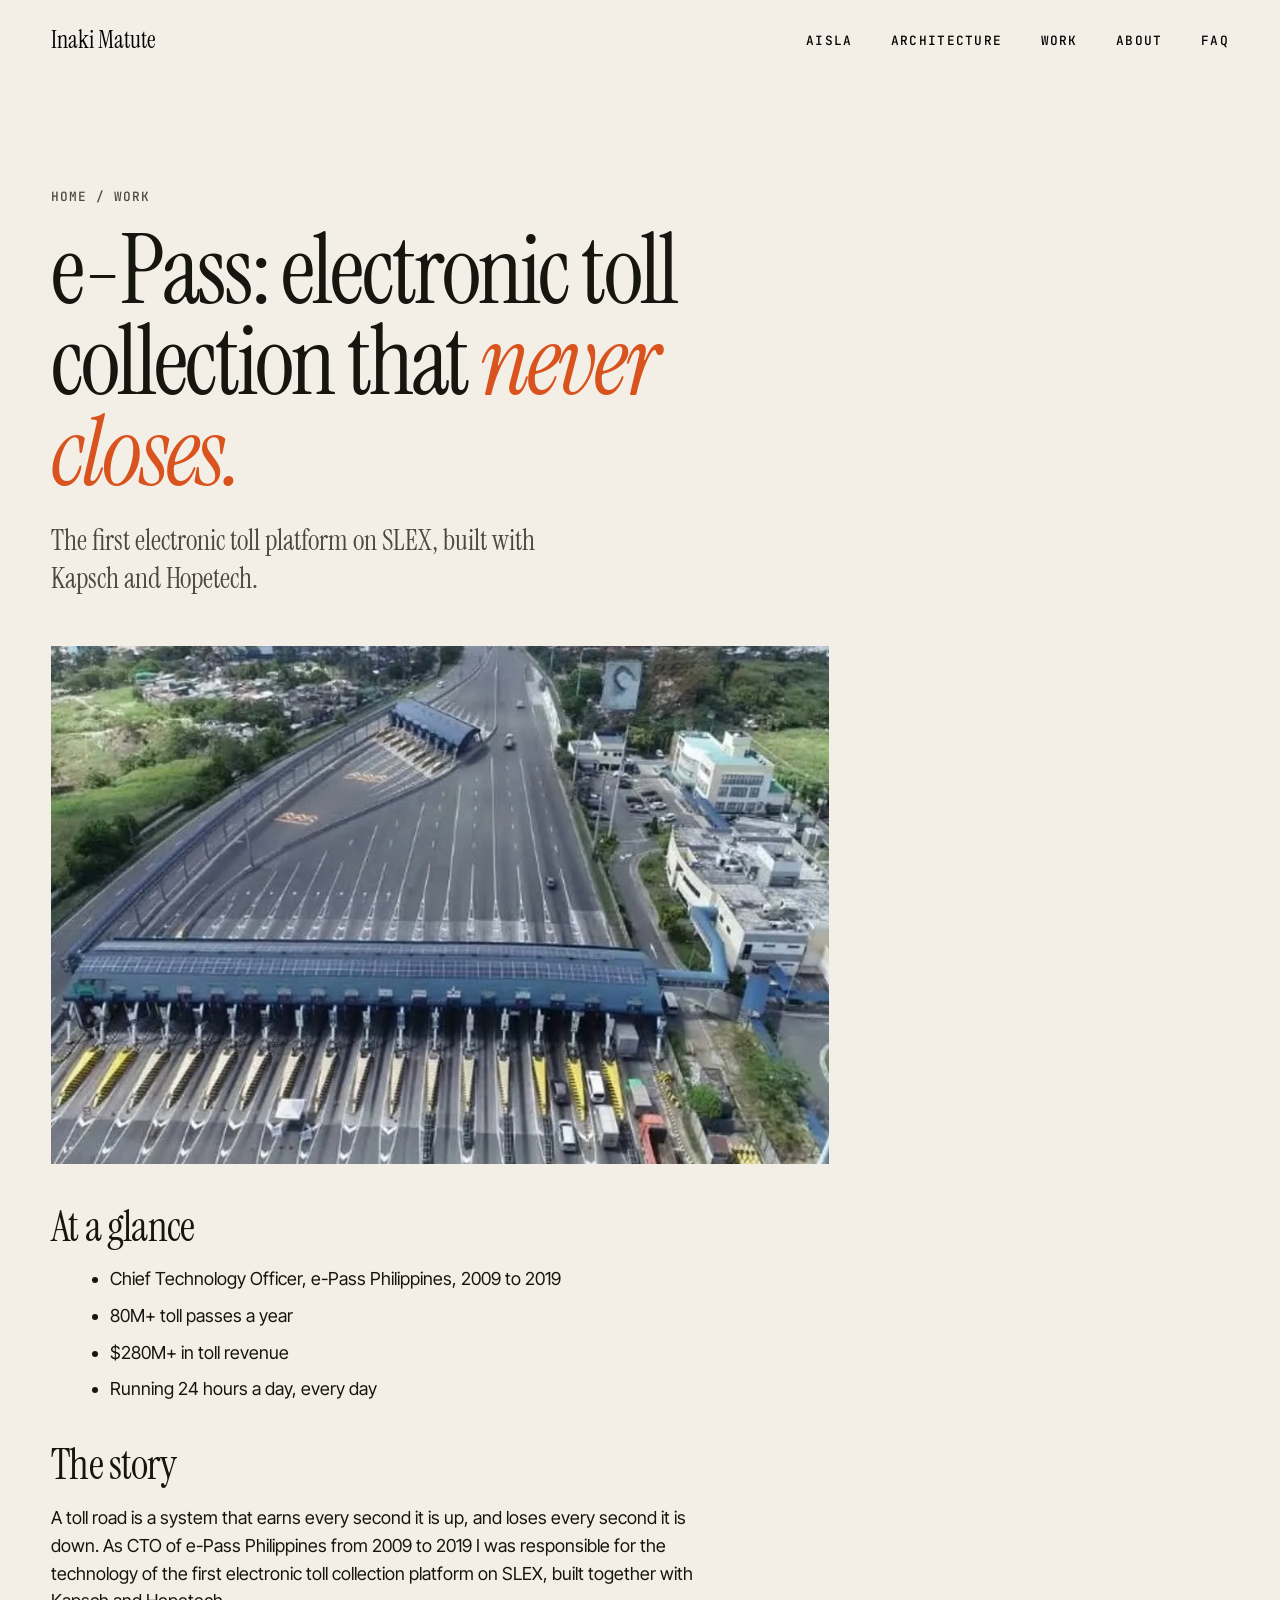
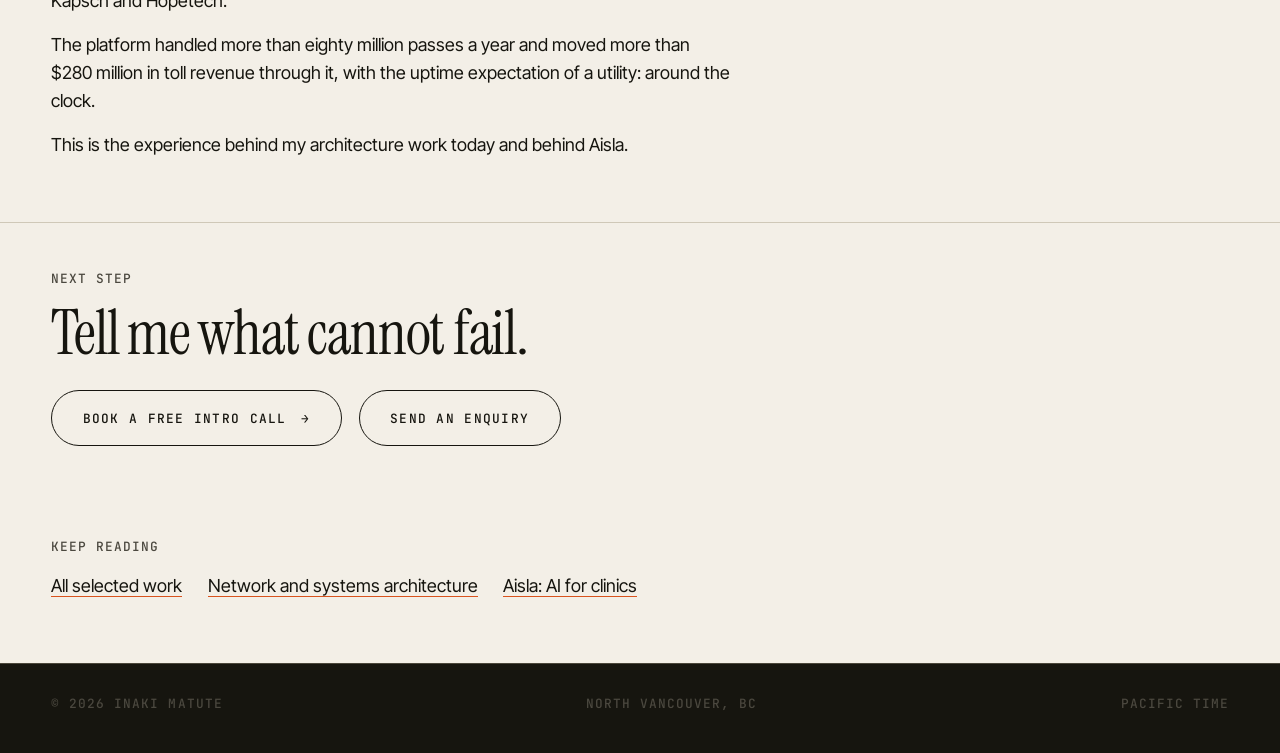
<file: work/e-pass-electronic-toll-collection/index.html>
<!doctype html>
<html lang="en">
<head>
<meta charset="utf-8">
<meta name="viewport" content="width=device-width, initial-scale=1">
<title>e-Pass Electronic Toll Collection: The First ETC Platform on SLEX</title>
<meta name="description" content="How the first electronic toll collection platform on SLEX in the Philippines ran at 80 million passes a year, built with Kapsch and Hopetech.">
<meta name="theme-color" content="#f3efe7" media="(prefers-color-scheme: light)">
<meta name="theme-color" content="#12110d" media="(prefers-color-scheme: dark)">
<meta name="color-scheme" content="light dark">
<link rel="canonical" href="https://mano.com.ph/work/e-pass-electronic-toll-collection/">
<meta property="og:site_name" content="Inaki Matute">
<meta property="og:locale" content="en_CA">
<meta property="og:type" content="website">
<meta property="og:title" content="e-Pass Electronic Toll Collection: The First ETC Platform on SLEX">
<meta property="og:description" content="How the first electronic toll collection platform on SLEX in the Philippines ran at 80 million passes a year, built with Kapsch and Hopetech.">
<meta property="og:url" content="https://mano.com.ph/work/e-pass-electronic-toll-collection/">
<meta property="og:image" content="https://mano.com.ph/images/toll-gantry.jpg">
<meta name="twitter:card" content="summary_large_image">
<meta name="twitter:image" content="https://mano.com.ph/images/toll-gantry.jpg">
<link rel="icon" href="/assets/favicon.svg" type="image/svg+xml">
<link rel="preconnect" href="https://fonts.googleapis.com">
<link rel="preconnect" href="https://fonts.gstatic.com" crossorigin>
<link rel="stylesheet" href="https://fonts.googleapis.com/css2?family=Inter+Tight:wght@300;400;500&family=Instrument+Serif:ital@0;1&family=JetBrains+Mono:wght@500&display=swap">
<link rel="stylesheet" href="/assets/site.css">
<link rel="stylesheet" href="/assets/pages.css">
<script type="application/ld+json">{"@context":"https://schema.org","@graph":[{"@type":"BreadcrumbList","itemListElement":[{"@type":"ListItem","position":1,"name":"Home","item":"https://mano.com.ph/"},{"@type":"ListItem","position":2,"name":"Work","item":"https://mano.com.ph/work/"},{"@type":"ListItem","position":3,"name":"e-Pass Electronic Toll Collection","item":"https://mano.com.ph/work/e-pass-electronic-toll-collection/"}]},{"@type":"Article","headline":"e-Pass Electronic Toll Collection: The First ETC Platform on SLEX","description":"How the first electronic toll collection platform on SLEX in the Philippines ran at 80 million passes a year, built with Kapsch and Hopetech.","datePublished":"2026-10-22","dateModified":"2026-10-22","image":"https://mano.com.ph/images/toll-gantry.jpg","author":{"@id":"https://mano.com.ph/#inaki"},"mainEntityOfPage":"https://mano.com.ph/work/e-pass-electronic-toll-collection/","publisher":{"@id":"https://mano.com.ph/#inaki"}}]}</script>
</head>
<body>
<a class="skip" href="#top">Skip to content</a>
<header class="bar"><a class="mark" href="/" aria-label="Inaki Matute, home">Inaki Matute</a><nav aria-label="Primary"><a href="/aisla/">Aisla</a><a href="/network-architecture/">Architecture</a><a href="/work/">Work</a><a href="/about/">About</a><a href="/faq/">FAQ</a></nav></header>
<main id="top" class="page">
<section class="wrap pg-head"><p class="meta crumbs"><a href="/">Home</a> / <a href="/work/">Work</a></p><h1>e-Pass: electronic toll collection that <em>never closes.</em></h1><p class="lead">The first electronic toll platform on SLEX, built with Kapsch and Hopetech.</p></section>
<section class="wrap prose">
<figure class="hero-fig"><img src="/images/toll-gantry.webp" alt="Toll gantry on the Philippine expressway network" width="1200" height="800" loading="eager"></figure><h2>At a glance</h2><ul><li>Chief Technology Officer, e-Pass Philippines, 2009 to 2019</li><li>80M+ toll passes a year</li><li>$280M+ in toll revenue</li><li>Running 24 hours a day, every day</li></ul><h2>The story</h2><p>A toll road is a system that earns every second it is up, and loses every second it is down. As CTO of e-Pass Philippines from 2009 to 2019 I was responsible for the technology of the first electronic toll collection platform on SLEX, built together with Kapsch and Hopetech.</p>
<p>The platform handled more than eighty million passes a year and moved more than $280 million in toll revenue through it, with the uptime expectation of a utility: around the clock.</p>
<p>This is the experience behind my architecture work today and behind Aisla.</p>
</section>
<section class="wrap pg-cta"><p class="meta">Next step</p><p class="big">Tell me what cannot fail.</p><p><a class="btn" href="https://cal.com/manolo.matute/intro-call" target="_blank" rel="noopener">Book a free intro call <span aria-hidden="true">→</span></a> <a class="btn alt" href="/#contact">Send an enquiry</a></p></section>
<section class="wrap pg-rel"><p class="meta">Keep reading</p><ul><li><a href="/work/">All selected work</a></li><li><a href="/network-architecture/">Network and systems architecture</a></li><li><a href="/aisla/">Aisla: AI for clinics</a></li></ul></section>
</main>
<footer class="meta"><span>© 2026 Inaki Matute</span><span>North Vancouver, BC</span><span>Pacific Time</span></footer>
</body>
</html>
</file>
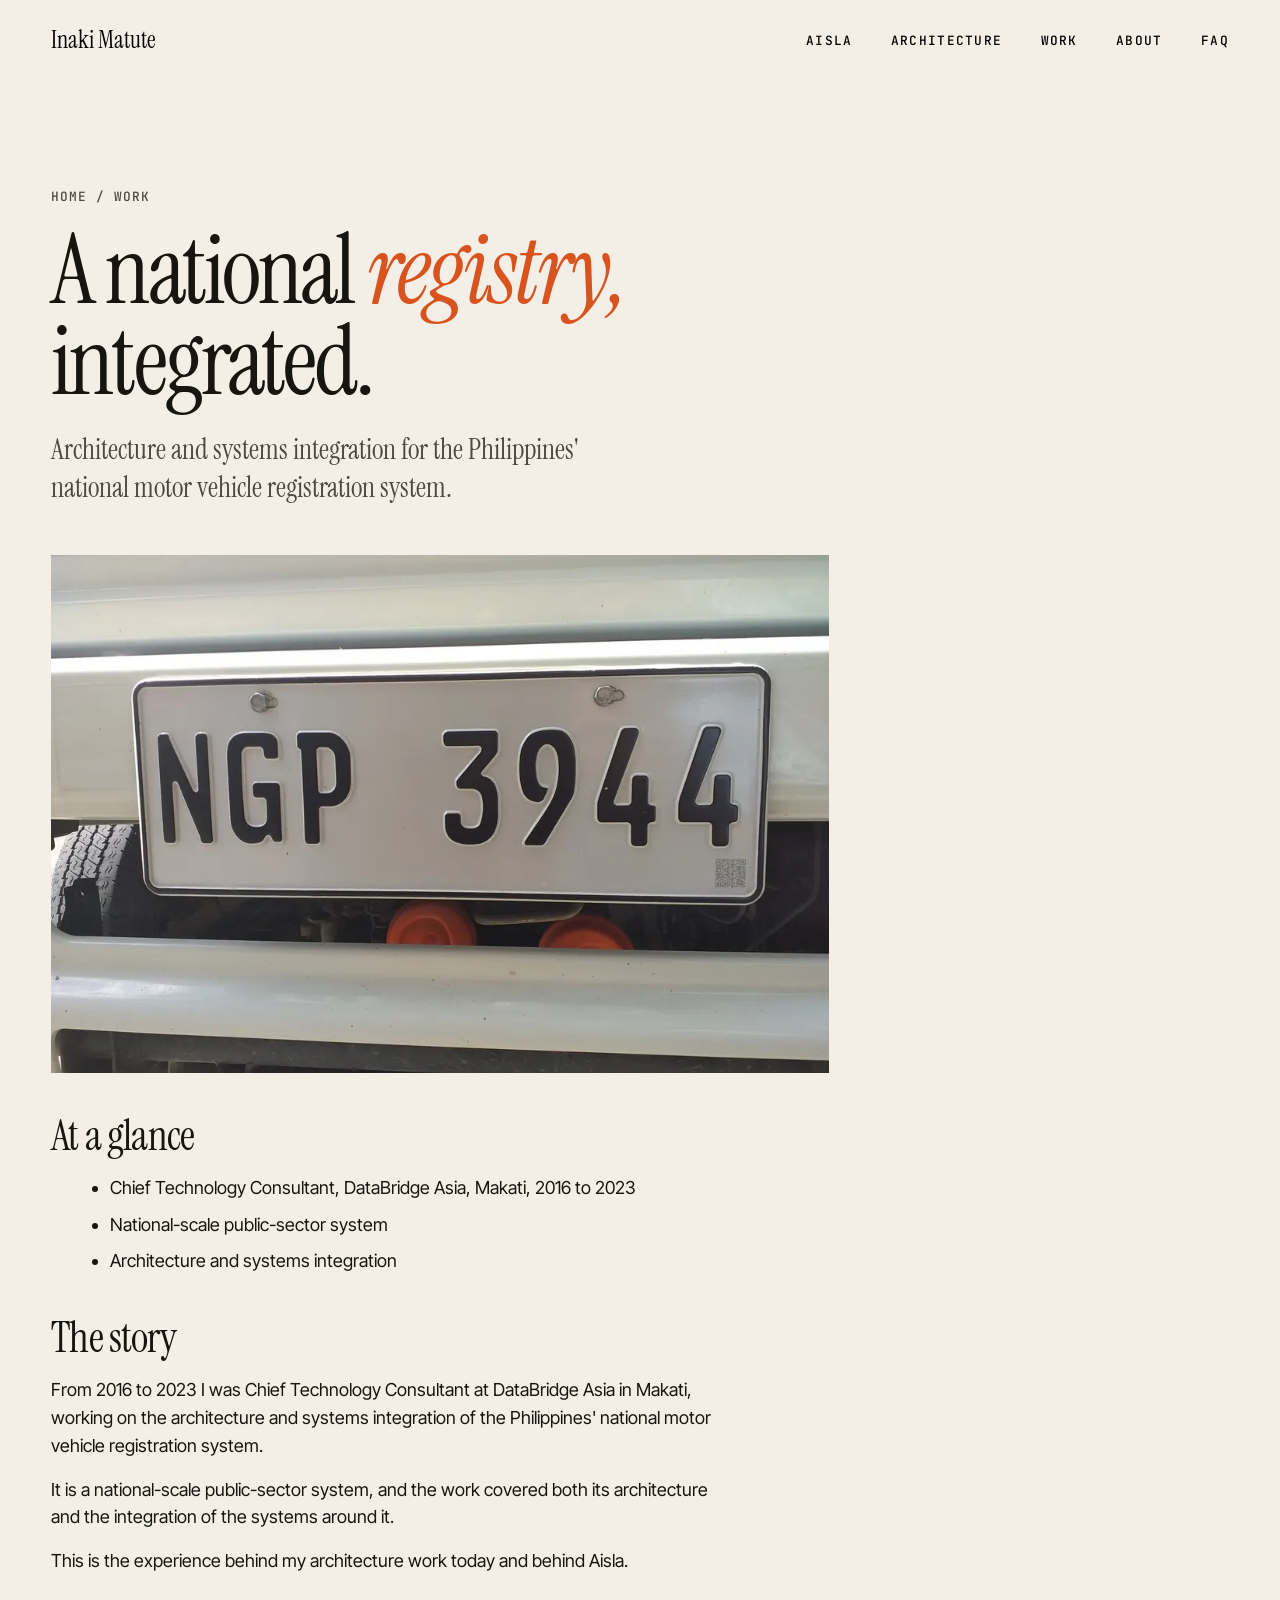
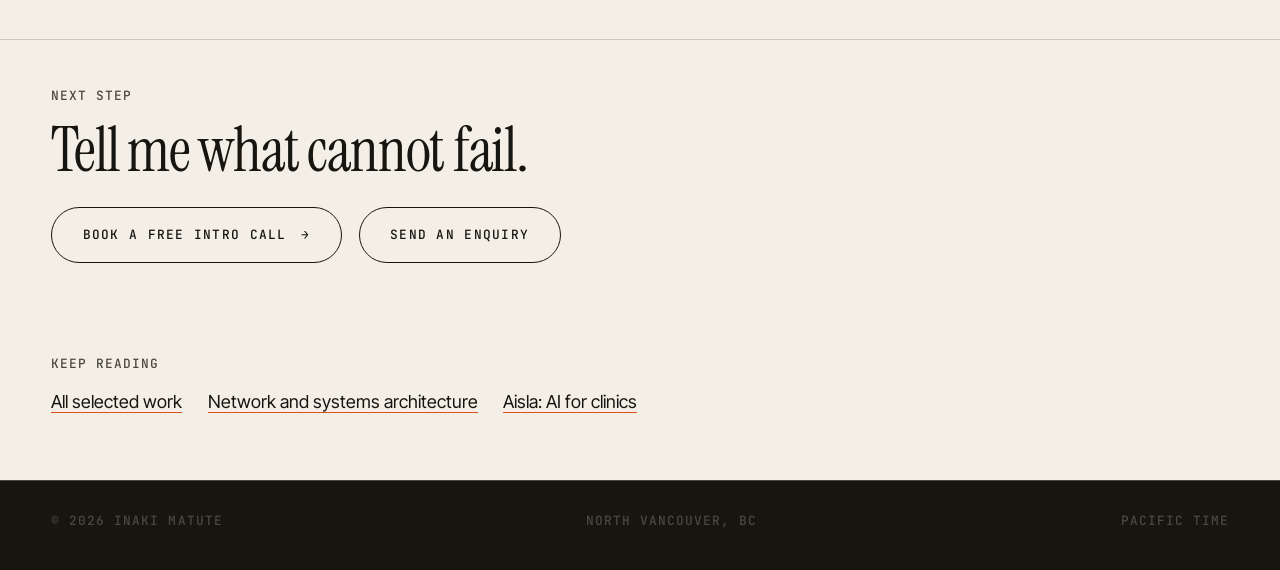
<file: work/national-vehicle-registration-system/index.html>
<!doctype html>
<html lang="en">
<head>
<meta charset="utf-8">
<meta name="viewport" content="width=device-width, initial-scale=1">
<title>National Motor Vehicle Registration System Architecture | DataBridge Asia</title>
<meta name="description" content="Architecture and systems integration for the Philippines national motor vehicle registration system, delivered with DataBridge Asia.">
<meta name="theme-color" content="#f3efe7" media="(prefers-color-scheme: light)">
<meta name="theme-color" content="#12110d" media="(prefers-color-scheme: dark)">
<meta name="color-scheme" content="light dark">
<link rel="canonical" href="https://mano.com.ph/work/national-vehicle-registration-system/">
<meta property="og:site_name" content="Inaki Matute">
<meta property="og:locale" content="en_CA">
<meta property="og:type" content="website">
<meta property="og:title" content="National Motor Vehicle Registration System Architecture | DataBridge Asia">
<meta property="og:description" content="Architecture and systems integration for the Philippines national motor vehicle registration system, delivered with DataBridge Asia.">
<meta property="og:url" content="https://mano.com.ph/work/national-vehicle-registration-system/">
<meta property="og:image" content="https://mano.com.ph/images/national-registry.jpg">
<meta name="twitter:card" content="summary_large_image">
<meta name="twitter:image" content="https://mano.com.ph/images/national-registry.jpg">
<link rel="icon" href="/assets/favicon.svg" type="image/svg+xml">
<link rel="preconnect" href="https://fonts.googleapis.com">
<link rel="preconnect" href="https://fonts.gstatic.com" crossorigin>
<link rel="stylesheet" href="https://fonts.googleapis.com/css2?family=Inter+Tight:wght@300;400;500&family=Instrument+Serif:ital@0;1&family=JetBrains+Mono:wght@500&display=swap">
<link rel="stylesheet" href="/assets/site.css">
<link rel="stylesheet" href="/assets/pages.css">
<script type="application/ld+json">{"@context":"https://schema.org","@graph":[{"@type":"BreadcrumbList","itemListElement":[{"@type":"ListItem","position":1,"name":"Home","item":"https://mano.com.ph/"},{"@type":"ListItem","position":2,"name":"Work","item":"https://mano.com.ph/work/"},{"@type":"ListItem","position":3,"name":"National Motor Vehicle Registration System Architecture","item":"https://mano.com.ph/work/national-vehicle-registration-system/"}]},{"@type":"Article","headline":"National Motor Vehicle Registration System Architecture","description":"Architecture and systems integration for the Philippines national motor vehicle registration system, delivered with DataBridge Asia.","datePublished":"2026-10-22","dateModified":"2026-10-22","image":"https://mano.com.ph/images/national-registry.jpg","author":{"@id":"https://mano.com.ph/#inaki"},"mainEntityOfPage":"https://mano.com.ph/work/national-vehicle-registration-system/","publisher":{"@id":"https://mano.com.ph/#inaki"}}]}</script>
</head>
<body>
<a class="skip" href="#top">Skip to content</a>
<header class="bar"><a class="mark" href="/" aria-label="Inaki Matute, home">Inaki Matute</a><nav aria-label="Primary"><a href="/aisla/">Aisla</a><a href="/network-architecture/">Architecture</a><a href="/work/">Work</a><a href="/about/">About</a><a href="/faq/">FAQ</a></nav></header>
<main id="top" class="page">
<section class="wrap pg-head"><p class="meta crumbs"><a href="/">Home</a> / <a href="/work/">Work</a></p><h1>A national <em>registry,</em> integrated.</h1><p class="lead">Architecture and systems integration for the Philippines&#x27; national motor vehicle registration system.</p></section>
<section class="wrap prose">
<figure class="hero-fig"><img src="/images/national-registry.webp" alt="National registration systems integration" width="1200" height="800" loading="eager"></figure><h2>At a glance</h2><ul><li>Chief Technology Consultant, DataBridge Asia, Makati, 2016 to 2023</li><li>National-scale public-sector system</li><li>Architecture and systems integration</li></ul><h2>The story</h2><p>From 2016 to 2023 I was Chief Technology Consultant at DataBridge Asia in Makati, working on the architecture and systems integration of the Philippines&#x27; national motor vehicle registration system.</p>
<p>It is a national-scale public-sector system, and the work covered both its architecture and the integration of the systems around it.</p>
<p>This is the experience behind my architecture work today and behind Aisla.</p>
</section>
<section class="wrap pg-cta"><p class="meta">Next step</p><p class="big">Tell me what cannot fail.</p><p><a class="btn" href="https://cal.com/manolo.matute/intro-call" target="_blank" rel="noopener">Book a free intro call <span aria-hidden="true">→</span></a> <a class="btn alt" href="/#contact">Send an enquiry</a></p></section>
<section class="wrap pg-rel"><p class="meta">Keep reading</p><ul><li><a href="/work/">All selected work</a></li><li><a href="/network-architecture/">Network and systems architecture</a></li><li><a href="/aisla/">Aisla: AI for clinics</a></li></ul></section>
</main>
<footer class="meta"><span>© 2026 Inaki Matute</span><span>North Vancouver, BC</span><span>Pacific Time</span></footer>
</body>
</html>
</file>
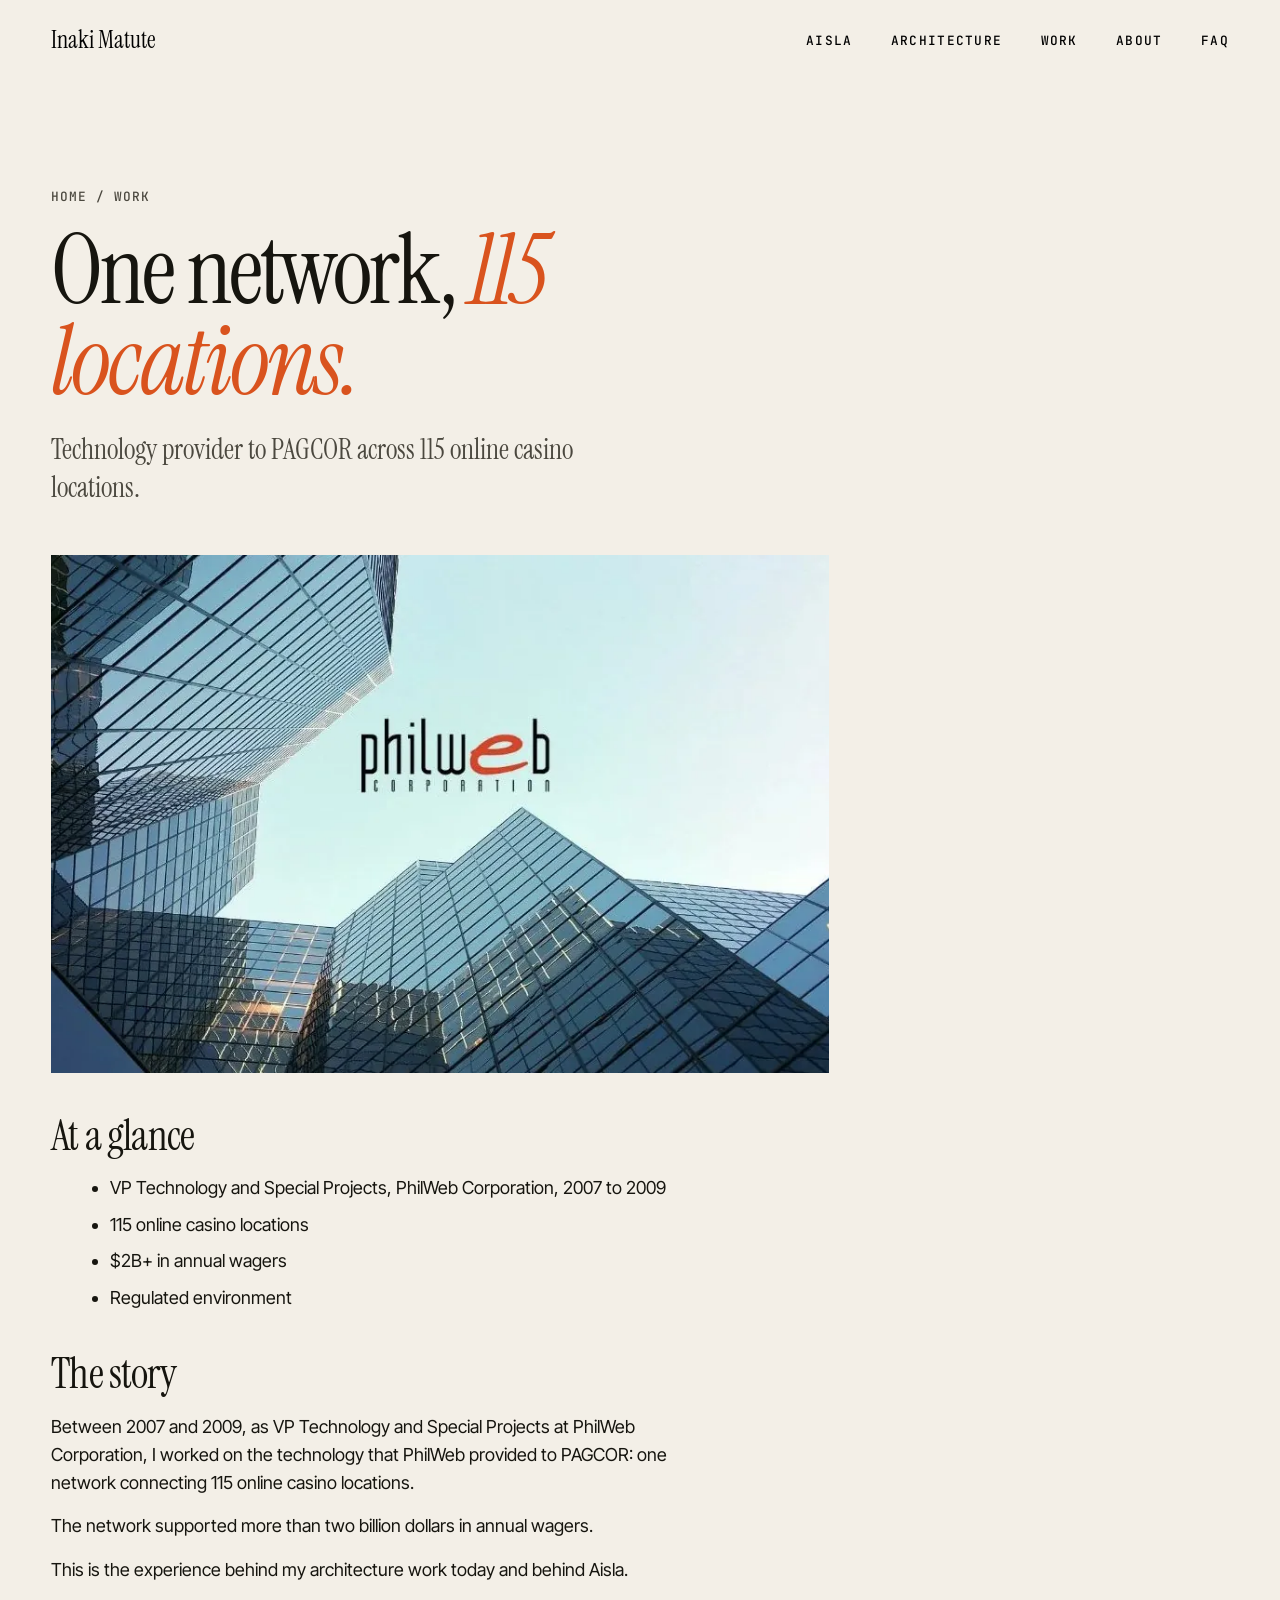
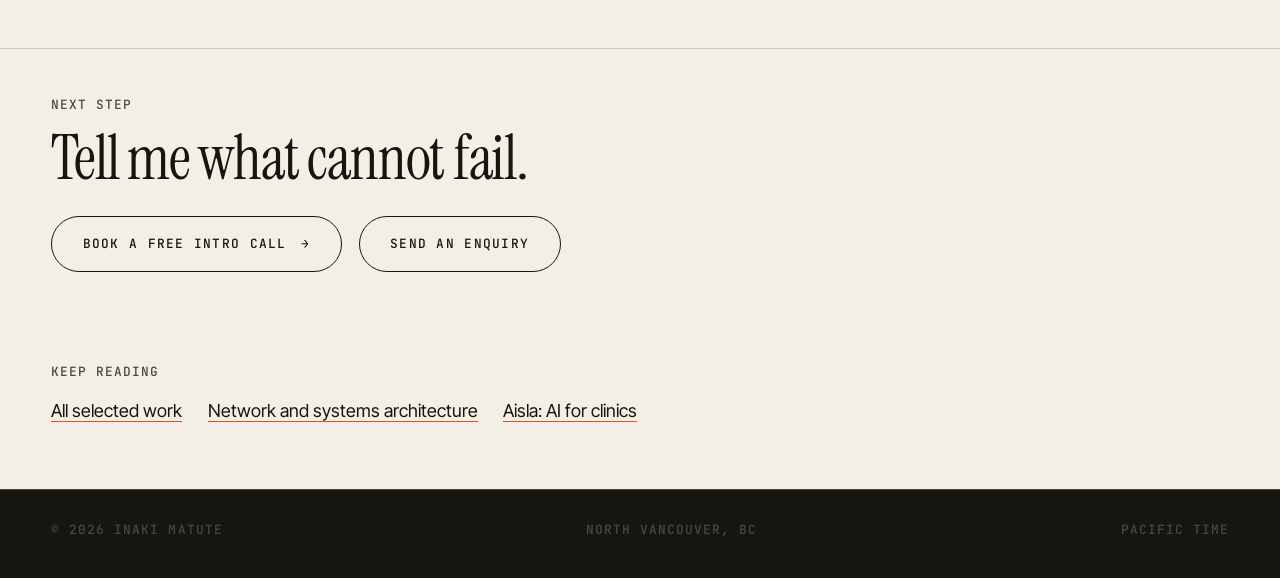
<file: work/online-gaming-network-115-sites/index.html>
<!doctype html>
<html lang="en">
<head>
<meta charset="utf-8">
<meta name="viewport" content="width=device-width, initial-scale=1">
<title>Online Gaming Network Across 115 Locations: PhilWeb and PAGCOR</title>
<meta name="description" content="Technology for 115 online casino locations on one network, handling over two billion dollars in annual wagers for PAGCOR.">
<meta name="theme-color" content="#f3efe7" media="(prefers-color-scheme: light)">
<meta name="theme-color" content="#12110d" media="(prefers-color-scheme: dark)">
<meta name="color-scheme" content="light dark">
<link rel="canonical" href="https://mano.com.ph/work/online-gaming-network-115-sites/">
<meta property="og:site_name" content="Inaki Matute">
<meta property="og:locale" content="en_CA">
<meta property="og:type" content="website">
<meta property="og:title" content="Online Gaming Network Across 115 Locations: PhilWeb and PAGCOR">
<meta property="og:description" content="Technology for 115 online casino locations on one network, handling over two billion dollars in annual wagers for PAGCOR.">
<meta property="og:url" content="https://mano.com.ph/work/online-gaming-network-115-sites/">
<meta property="og:image" content="https://mano.com.ph/images/online-gaming-network.jpg">
<meta name="twitter:card" content="summary_large_image">
<meta name="twitter:image" content="https://mano.com.ph/images/online-gaming-network.jpg">
<link rel="icon" href="/assets/favicon.svg" type="image/svg+xml">
<link rel="preconnect" href="https://fonts.googleapis.com">
<link rel="preconnect" href="https://fonts.gstatic.com" crossorigin>
<link rel="stylesheet" href="https://fonts.googleapis.com/css2?family=Inter+Tight:wght@300;400;500&family=Instrument+Serif:ital@0;1&family=JetBrains+Mono:wght@500&display=swap">
<link rel="stylesheet" href="/assets/site.css">
<link rel="stylesheet" href="/assets/pages.css">
<script type="application/ld+json">{"@context":"https://schema.org","@graph":[{"@type":"BreadcrumbList","itemListElement":[{"@type":"ListItem","position":1,"name":"Home","item":"https://mano.com.ph/"},{"@type":"ListItem","position":2,"name":"Work","item":"https://mano.com.ph/work/"},{"@type":"ListItem","position":3,"name":"Online Gaming Network Across 115 Locations","item":"https://mano.com.ph/work/online-gaming-network-115-sites/"}]},{"@type":"Article","headline":"Online Gaming Network Across 115 Locations: PhilWeb and PAGCOR","description":"Technology for 115 online casino locations on one network, handling over two billion dollars in annual wagers for PAGCOR.","datePublished":"2026-10-22","dateModified":"2026-10-22","image":"https://mano.com.ph/images/online-gaming-network.jpg","author":{"@id":"https://mano.com.ph/#inaki"},"mainEntityOfPage":"https://mano.com.ph/work/online-gaming-network-115-sites/","publisher":{"@id":"https://mano.com.ph/#inaki"}}]}</script>
</head>
<body>
<a class="skip" href="#top">Skip to content</a>
<header class="bar"><a class="mark" href="/" aria-label="Inaki Matute, home">Inaki Matute</a><nav aria-label="Primary"><a href="/aisla/">Aisla</a><a href="/network-architecture/">Architecture</a><a href="/work/">Work</a><a href="/about/">About</a><a href="/faq/">FAQ</a></nav></header>
<main id="top" class="page">
<section class="wrap pg-head"><p class="meta crumbs"><a href="/">Home</a> / <a href="/work/">Work</a></p><h1>One network, <em>115 locations.</em></h1><p class="lead">Technology provider to PAGCOR across 115 online casino locations.</p></section>
<section class="wrap prose">
<figure class="hero-fig"><img src="/images/online-gaming-network.webp" alt="Online gaming network operations" width="1200" height="800" loading="eager"></figure><h2>At a glance</h2><ul><li>VP Technology and Special Projects, PhilWeb Corporation, 2007 to 2009</li><li>115 online casino locations</li><li>$2B+ in annual wagers</li><li>Regulated environment</li></ul><h2>The story</h2><p>Between 2007 and 2009, as VP Technology and Special Projects at PhilWeb Corporation, I worked on the technology that PhilWeb provided to PAGCOR: one network connecting 115 online casino locations.</p>
<p>The network supported more than two billion dollars in annual wagers.</p>
<p>This is the experience behind my architecture work today and behind Aisla.</p>
</section>
<section class="wrap pg-cta"><p class="meta">Next step</p><p class="big">Tell me what cannot fail.</p><p><a class="btn" href="https://cal.com/manolo.matute/intro-call" target="_blank" rel="noopener">Book a free intro call <span aria-hidden="true">→</span></a> <a class="btn alt" href="/#contact">Send an enquiry</a></p></section>
<section class="wrap pg-rel"><p class="meta">Keep reading</p><ul><li><a href="/work/">All selected work</a></li><li><a href="/network-architecture/">Network and systems architecture</a></li><li><a href="/aisla/">Aisla: AI for clinics</a></li></ul></section>
</main>
<footer class="meta"><span>© 2026 Inaki Matute</span><span>North Vancouver, BC</span><span>Pacific Time</span></footer>
</body>
</html>
</file>
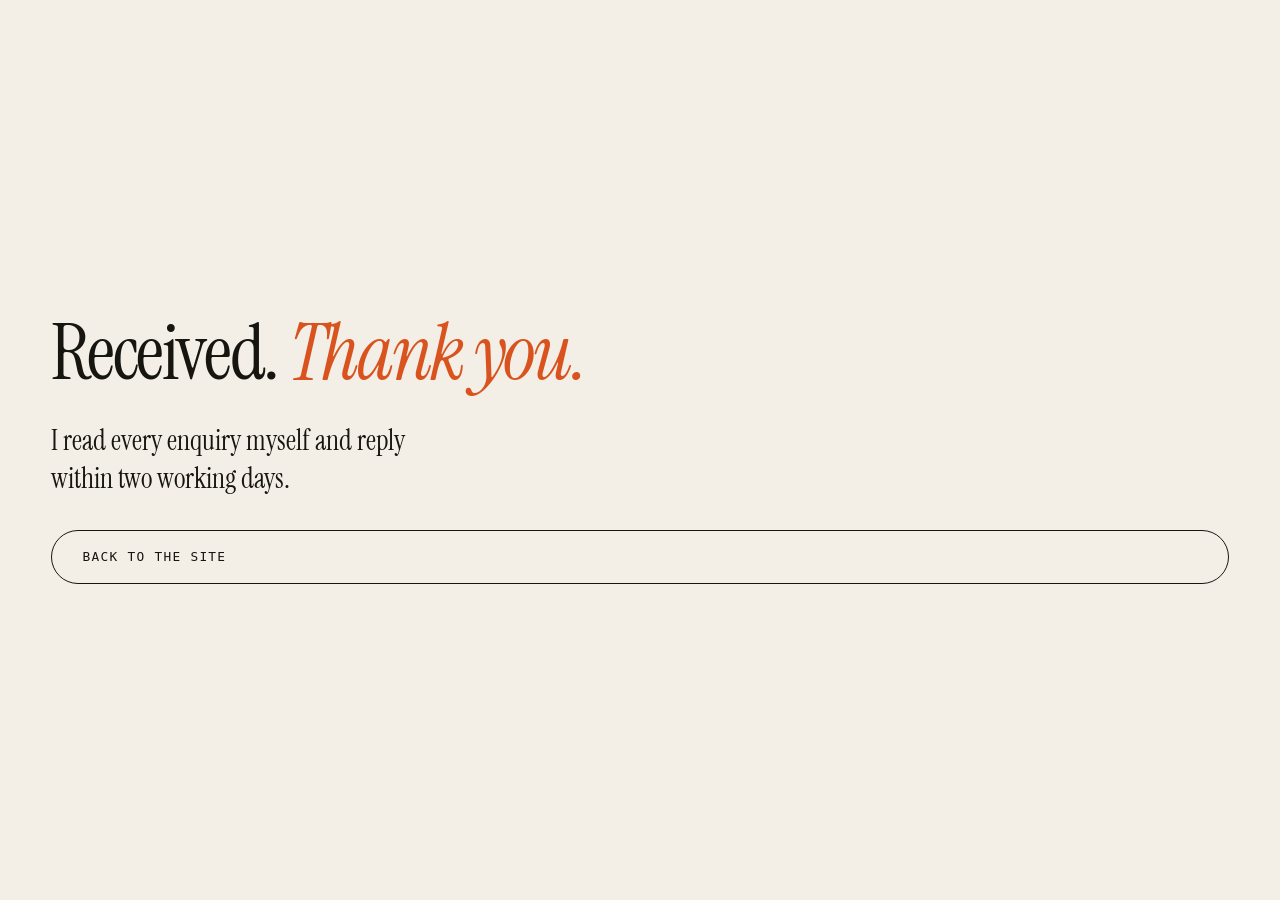
<file: thanks.html>
<!doctype html>
<html lang="en"><head><meta charset="utf-8"><meta name="viewport" content="width=device-width, initial-scale=1"><title>Received — Inaki Matute</title><meta name="robots" content="noindex">
<link rel="stylesheet" href="https://fonts.googleapis.com/css2?family=Instrument+Serif:ital@0;1&family=Inter+Tight:wght@400&display=swap">
<link rel="stylesheet" href="assets/site.css"></head>
<body><main class="wrap" style="min-height:100svh;display:flex;flex-direction:column;justify-content:center;gap:2rem">
<h1 style="font:400 var(--fs-h2)/.95 var(--serif);letter-spacing:-.03em">Received. <em style="color:var(--accent)">Thank you.</em></h1>
<p style="font:400 var(--fs-lead)/1.35 var(--serif);max-width:30ch">I read every enquiry myself and reply within two working days.</p>
<a class="btn" style="justify-self:start" href="/">Back to the site</a></main></body></html>
</file>
<file: assets/site.css>
/* Inaki Matute — v4. Tokens first, then base, then sections. */
:root{
  --paper:#f3efe7; --paper-2:#ebe6db; --ink:#16150f; --ink-2:#4b483f; --rule:#cfc8b8;
  --accent:#d9531e;
  --serif:"Instrument Serif","Times New Roman",serif;
  --sans:"Inter Tight",system-ui,"Helvetica Neue",Arial,sans-serif;
  --mono:"JetBrains Mono",ui-monospace,Menlo,monospace;
  --ease:cubic-bezier(.16,1,.3,1);
  --gutter:clamp(20px,4vw,56px);
  --fs-meta:clamp(.72rem,.68rem + .15vw,.8rem);
  --fs-body:clamp(1rem,.96rem + .2vw,1.125rem);
  --fs-lead:clamp(1.25rem,1rem + 1vw,1.75rem);
  --fs-h2:clamp(2.25rem,1.2rem + 4.6vw,5.5rem);
  --fs-h1:clamp(3.1rem,1rem + 10.4vw,12.5rem);
}
@media (prefers-color-scheme:dark){
  :root:not([data-theme="light"]){--paper:#12110d;--paper-2:#1b1a14;--ink:#f1ece0;--ink-2:#b4ae9e;--rule:#37342a;--accent:#ff7a3d}
}
*,*::before,*::after{box-sizing:border-box}
*{margin:0}
html{-webkit-text-size-adjust:100%;scroll-behavior:smooth}
body{overflow-x:hidden;background:var(--paper);color:var(--ink);font:400 var(--fs-body)/1.55 var(--sans);-webkit-font-smoothing:antialiased;text-rendering:optimizeLegibility;overflow-x:clip}
img{display:block;max-width:100%}
a{color:inherit;text-decoration:none}
button{font:inherit;color:inherit;background:none;border:0;cursor:pointer}
:focus-visible{outline:2px solid var(--accent);outline-offset:4px}
::selection{background:var(--accent);color:var(--paper)}
.skip{position:absolute;left:var(--gutter);top:-4rem;background:var(--ink);color:var(--paper);padding:.6rem 1rem;z-index:100}
.skip:focus{top:1rem}

.meta{font:500 var(--fs-meta)/1.3 var(--mono);letter-spacing:.08em;text-transform:uppercase;color:var(--ink-2)}
.wrap{padding-inline:var(--gutter);max-width:1680px;margin-inline:auto}
.grid12{display:grid;grid-template-columns:repeat(12,minmax(0,1fr));column-gap:clamp(12px,2vw,28px)}
.rule{border:0;border-top:1px solid var(--rule)}

/* header */
.bar{position:fixed;inset:0 0 auto 0;z-index:40;display:flex;justify-content:space-between;align-items:center;padding:1.1rem var(--gutter);mix-blend-mode:difference;color:#f3efe7}
.bar a{font:500 var(--fs-meta) var(--mono);letter-spacing:.1em;text-transform:uppercase}
.bar nav{display:flex;gap:clamp(1rem,3vw,2.5rem)}
.bar .mark{font:400 1.5rem/1 var(--serif);letter-spacing:0;text-transform:none}
.bar nav a{position:relative}
.bar nav a::after{content:"";position:absolute;left:0;right:0;bottom:-4px;height:1px;background:currentColor;transform:scaleX(0);transform-origin:right;transition:transform .5s var(--ease)}
.bar nav a:hover::after{transform:scaleX(1);transform-origin:left}

/* hero */
.hero{min-height:100vh;min-height:100svh;display:flex;flex-direction:column;justify-content:flex-end;padding-block:7rem 2.5rem}
.hero h1{font:400 var(--fs-h1)/.88 var(--serif);letter-spacing:-.035em;margin-left:-.04em}
.hero .h1like .l{display:block;overflow:hidden;padding-bottom:.08em}
.hero .h1like .l>span{display:block;transform:translateY(105%);animation:rise 1.3s var(--ease) forwards}
.hero .h1like .l:nth-child(2)>span{animation-delay:.1s}
.hero .h1like .l:nth-child(3)>span{animation-delay:.2s}
.hero .h1like em{font-style:italic;color:var(--accent)}
@keyframes rise{to{transform:none}}
.hero-foot{margin-top:clamp(2rem,6vh,5rem);align-items:end;row-gap:2rem}
.hero-foot .lead{grid-column:1/span 6;font:400 var(--fs-lead)/1.35 var(--serif);max-width:34ch}
.hero-foot .facts{grid-column:8/span 3;display:grid;gap:.6rem}
.hero-foot .go{grid-column:11/span 2;justify-self:end}
.facts div{display:flex;justify-content:space-between;border-top:1px solid var(--rule);padding-top:.6rem}
.facts b{font-weight:500;color:var(--ink)}

.btn{--p:0;display:inline-flex;align-items:center;gap:.9rem;padding:1.15rem 1.9rem;border:1px solid var(--ink);border-radius:999px;font:500 var(--fs-meta) var(--mono);letter-spacing:.1em;text-transform:uppercase;position:relative;overflow:hidden;transition:color .5s var(--ease),transform .4s var(--ease)}
.btn::before{content:"";position:absolute;inset:0;background:var(--ink);transform:translateY(101%);transition:transform .6s var(--ease);z-index:-1;border-radius:inherit}
.btn:hover{color:var(--paper)}
.btn:hover::before{transform:none}
.btn{isolation:isolate}

/* proof */
.proof{padding-block:clamp(4rem,10vw,9rem)}
.proof ul{list-style:none;padding:0;display:grid;grid-template-columns:repeat(4,1fr);gap:clamp(12px,2vw,28px)}
.proof li{border-top:1px solid var(--ink);padding-top:1rem}
.proof .n{font:400 clamp(3rem,1rem + 6vw,7.5rem)/.95 var(--serif);letter-spacing:-.03em;font-variant-numeric:tabular-nums}
.proof .n i{font-style:normal;color:var(--accent)}
.proof p{margin-top:.8rem;max-width:22ch;color:var(--ink-2)}

/* section heads */
.sec{padding-block:clamp(4rem,10vw,9rem)}
.sec-head{margin-bottom:clamp(2.5rem,6vw,5rem);row-gap:1.5rem}
.sec-head .meta{grid-column:1/span 3}
.sec-head h2{grid-column:4/span 9;font:400 var(--fs-h2)/.95 var(--serif);letter-spacing:-.03em;max-width:16ch}
.sec-head h2 em{color:var(--accent)}

/* index list */
.index{list-style:none;padding:0;border-bottom:1px solid var(--rule)}
.row{border-top:1px solid var(--rule)}
.row>button{width:100%;display:grid;grid-template-columns:repeat(12,minmax(0,1fr));column-gap:clamp(12px,2vw,28px);align-items:baseline;text-align:left;padding:clamp(1.1rem,2.2vw,1.9rem) 0;transition:padding .6s var(--ease),color .3s}
.row .no{grid-column:1/span 1}
.row .ti{grid-column:2/span 7;font:400 clamp(1.7rem,1rem + 2.6vw,3.6rem)/1.02 var(--serif);letter-spacing:-.02em;transition:transform .6s var(--ease)}
.row .di{grid-column:9/span 3}
.row .pl{grid-column:12/span 1;justify-self:end;font:300 1.6rem/1 var(--sans);transition:transform .5s var(--ease)}
.row>button:hover .ti{transform:translateX(.6rem);color:var(--accent)}
.row[data-open="true"] .pl{transform:rotate(45deg)}
.row .more{display:grid;grid-template-rows:0fr;transition:grid-template-rows .7s var(--ease)}
.row[data-open="true"] .more{grid-template-rows:1fr}
.more>div{overflow:hidden}
.more p{grid-column:2/span 6;padding-bottom:2rem;color:var(--ink-2);font-size:var(--fs-lead);line-height:1.4;font-family:var(--serif);max-width:40ch}
.more .inner{display:grid;grid-template-columns:repeat(12,minmax(0,1fr));column-gap:clamp(12px,2vw,28px)}
.more figure{grid-column:9/span 4;aspect-ratio:4/5;background:var(--paper-2);overflow:hidden;margin-bottom:2rem}
.more figure img{width:100%;height:100%;object-fit:cover}
.more figure:empty{display:none}
.more a.ask{grid-column:2/span 6;margin-bottom:2rem;justify-self:start}

/* career */
.ledger{list-style:none;padding:0}
.ledger li{display:grid;grid-template-columns:repeat(12,minmax(0,1fr));column-gap:clamp(12px,2vw,28px);padding:1.4rem 0;border-top:1px solid var(--rule)}
.ledger .when{grid-column:1/span 3}
.ledger .what{grid-column:4/span 5;font:400 clamp(1.3rem,1rem + 1vw,1.9rem)/1.15 var(--serif)}
.ledger .what small{display:block;font:400 var(--fs-body)/1.5 var(--sans);color:var(--ink-2);margin-top:.35rem}
.ledger .where{grid-column:10/span 3;justify-self:end;text-align:right}

/* contact */
.contact{background:var(--ink);color:var(--paper);--rule:#4a463a}
.contact .meta{color:#b4ae9e}
.contact h2{font:400 var(--fs-h1)/.88 var(--serif);letter-spacing:-.035em;max-width:11ch}
.contact h2 em{color:var(--accent)}
.contact .cols{margin-top:clamp(3rem,7vw,6rem);row-gap:2.5rem}
.contact .side{grid-column:1/span 4;display:grid;gap:1rem;align-content:start}
.contact form{grid-column:6/span 7;display:grid;gap:1.6rem}
.f{display:grid;gap:.5rem}
.f label{font:500 var(--fs-meta) var(--mono);letter-spacing:.1em;text-transform:uppercase;color:#b4ae9e}
.f input,.f select,.f textarea{font:400 1.25rem/1.4 var(--sans);color:var(--paper);background:transparent;border:0;border-bottom:1px solid var(--rule);padding:.7rem 0;border-radius:0;width:100%;transition:border-color .3s}
.f select option{color:#16150f}
.f textarea{min-height:7rem;resize:vertical}
.f input:focus,.f select:focus,.f textarea:focus{outline:0;border-color:var(--accent)}
.contact .btn{border-color:var(--paper);justify-self:start}
.contact .btn::before{background:var(--paper)}
.contact .btn:hover{color:var(--ink)}
.sent{display:none;font:400 var(--fs-lead)/1.3 var(--serif)}
.sent:target,.sent.on{display:block}

footer{background:var(--ink);color:#b4ae9e;padding:2rem var(--gutter) 2.5rem;display:flex;justify-content:space-between;gap:1rem;flex-wrap:wrap;border-top:1px solid #4a463a}

/* reveal */
.rv{transition:opacity 1.1s var(--ease),transform 1.1s var(--ease);transition-delay:var(--d,0s)}
.js .rv{opacity:0;transform:translateY(28px)}
.js .rv.in{opacity:1;transform:none}

/* cursor */
.cur{position:fixed;left:0;top:0;width:12px;height:12px;margin:-6px 0 0 -6px;border-radius:50%;background:#fff;mix-blend-mode:difference;pointer-events:none;z-index:90;transition:width .4s var(--ease),height .4s var(--ease),margin .4s var(--ease);will-change:transform}
.cur.big{width:64px;height:64px;margin:-32px 0 0 -32px}
@media (hover:none),(pointer:coarse){.cur{display:none}}

.facts div{gap:1rem}.facts b{text-align:right}
@media (max-width:1100px){
  .hero-foot .lead,.hero-foot .facts,.hero-foot .go{grid-column:1/-1;justify-self:start}
  .hero-foot .facts{justify-self:stretch;max-width:28rem}
}
@media (max-width:900px){
  .proof ul{grid-template-columns:1fr 1fr;row-gap:2.5rem}
  .sec-head .meta,.sec-head h2{grid-column:1/-1}
  .row>button{grid-template-columns:2rem 1fr 2rem;row-gap:.4rem}
  .row .no{grid-column:1}.row .ti{grid-column:2}.row .pl{grid-column:3}.row .di{grid-column:2;grid-row:2}
  .more .inner{display:block;padding-left:2rem}
  .more figure{margin-top:0;max-width:320px}
  .ledger li{display:block}.ledger .where{text-align:left;margin-top:.5rem}.ledger .what{margin-block:.3rem}
  .contact .side,.contact form{grid-column:1/-1}
}
@media (prefers-reduced-motion:reduce){
  *,*::before,*::after{animation-duration:.01ms!important;transition-duration:.01ms!important}
  .hero .h1like .l>span{transform:none}.js .rv{opacity:1;transform:none}
  html{scroll-behavior:auto}
}

.hero-sub{min-height:auto;padding-block:clamp(4rem,10vw,8rem) 2.5rem}
.hero .h1like{font:400 var(--fs-h1)/.88 var(--serif);letter-spacing:-.035em;margin:0 0 0 -.04em}

/* QA fixes */
section[id]{scroll-margin-top:5rem}
.row:not([data-open="true"]) .more{visibility:hidden;transition:grid-template-rows .7s var(--ease),visibility 0s .7s}
.row[data-open="true"] .more{visibility:visible;transition:grid-template-rows .7s var(--ease),visibility 0s}
.bar nav a{padding-block:14px}
@media (max-width:420px){
  .bar{padding-inline:16px;gap:.75rem}
  .bar nav{gap:.9rem}
  .bar a{letter-spacing:.06em}
  .bar .mark{font-size:1.25rem}
}
@media (hover:none){.row>button:hover .ti{transform:none;color:inherit}.bar nav a:hover::after{transform:scaleX(0)}}
.f select option{background:#fff}
</file>
<file: assets/pages.css>
/* Inner pages (Aisla, work, about, FAQ). Uses the tokens from site.css. */
.page{padding-top:7rem}
.pg-head{padding-block:clamp(2rem,6vw,5rem) 1rem}
.pg-head .crumbs a{border-bottom:1px solid transparent}
.pg-head .crumbs a:hover{border-color:currentColor}
.pg-head h1{font:400 clamp(2.6rem,1.2rem + 6vw,6.5rem)/.95 var(--serif);letter-spacing:-.03em;margin-top:1.2rem;max-width:18ch}
.pg-head h1 em,.pg-cta .big em{color:var(--accent);font-style:italic}
.pg-head .lead{font:400 var(--fs-lead)/1.35 var(--serif);max-width:42ch;margin-top:1.5rem;color:var(--ink-2)}
.prose{max-width:880px;margin-inline:0;padding-block:2rem 3rem}
.prose h2{font:400 clamp(1.7rem,1.2rem + 1.8vw,2.6rem)/1.05 var(--serif);letter-spacing:-.02em;margin:2.6rem 0 1rem}
.prose h3{font:500 1.1rem/1.3 var(--sans);margin-bottom:.4rem}
.prose p{margin-bottom:1rem;max-width:68ch}
.prose ul,.prose ol{margin:0 0 1.2rem 1.2rem;max-width:68ch}
.prose li{margin-bottom:.55rem}
.prose a{border-bottom:1px solid var(--accent)}
.prose a:hover{color:var(--accent)}
.hero-fig{margin:0 0 2rem}
.hero-fig img{width:100%;height:auto;aspect-ratio:3/2;object-fit:cover}
.cards{display:grid;grid-template-columns:repeat(auto-fit,minmax(240px,1fr));gap:1.4rem;margin:1.2rem 0 2rem;max-width:none}
.cards article{border-top:1px solid var(--rule);padding-top:1rem}
.cards figure img{width:100%;height:auto;aspect-ratio:3/2;object-fit:cover;margin-bottom:.8rem}
.faq details{border-top:1px solid var(--rule);padding:1rem 0}
.faq details:last-child{border-bottom:1px solid var(--rule)}
.faq summary{cursor:pointer;font:400 clamp(1.25rem,1rem + 1vw,1.7rem)/1.2 var(--serif);list-style:none}
.faq summary::-webkit-details-marker{display:none}
.faq summary::after{content:"+";float:right;color:var(--accent)}
.faq details[open] summary::after{content:"\2212"}
.faq details p{margin:.8rem 0 0}
.pg-cta{padding-block:3rem;border-top:1px solid var(--rule)}
.pg-cta .big{font:400 clamp(2rem,1rem + 3.5vw,4rem)/1 var(--serif);letter-spacing:-.02em;margin:1rem 0 1.6rem}
.pg-cta .btn{display:inline-flex;margin-right:.8rem;margin-bottom:.8rem}
.pg-rel{padding-block:2rem 4rem}
.pg-rel ul{list-style:none;padding:0;margin-top:1rem;display:flex;flex-wrap:wrap;gap:.6rem 1.6rem}
.pg-rel a{border-bottom:1px solid var(--accent)}
.home-links{display:flex;flex-wrap:wrap;gap:.5rem 1.4rem;padding:2rem var(--gutter) 0;max-width:1680px;margin-inline:auto}
.home-links a{border-bottom:1px solid var(--rule)}
.home-links a:hover{border-color:var(--accent)}
@media (max-width:600px){.page{padding-top:5.5rem}}
</file>
